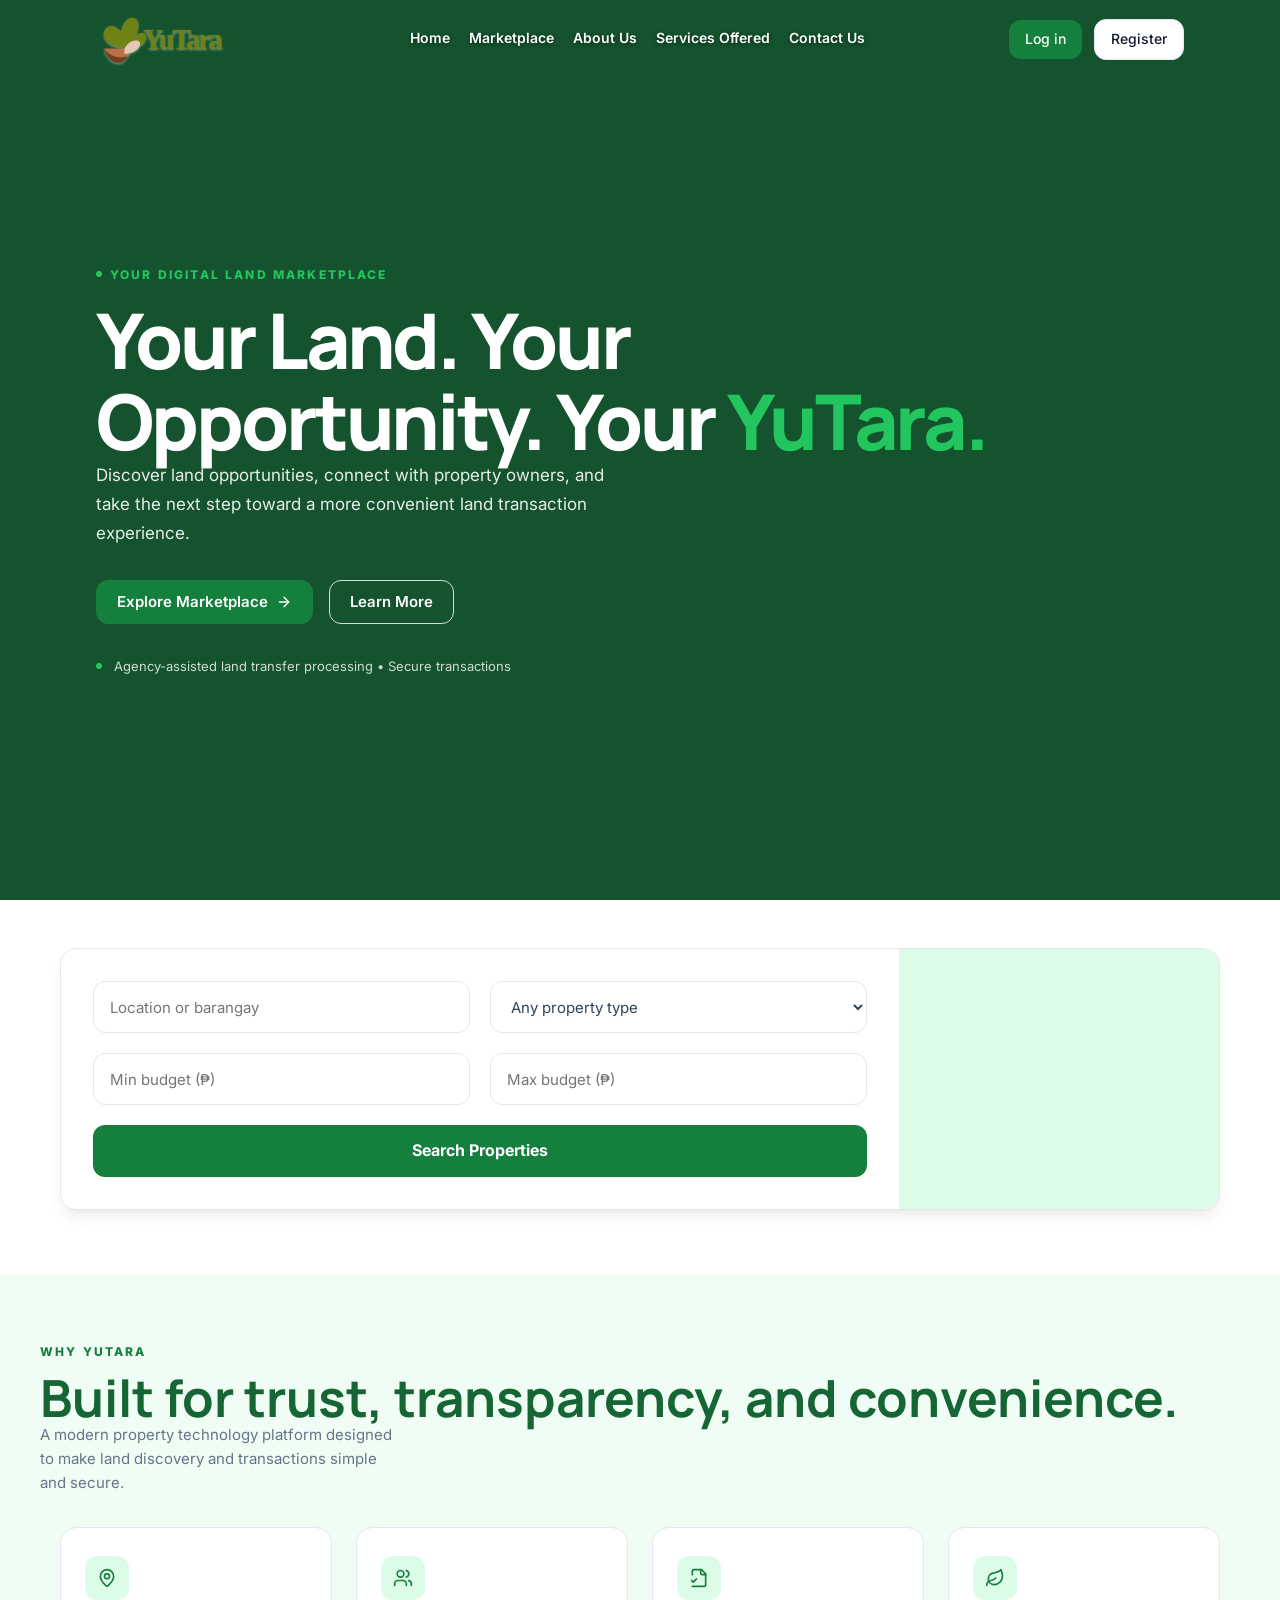
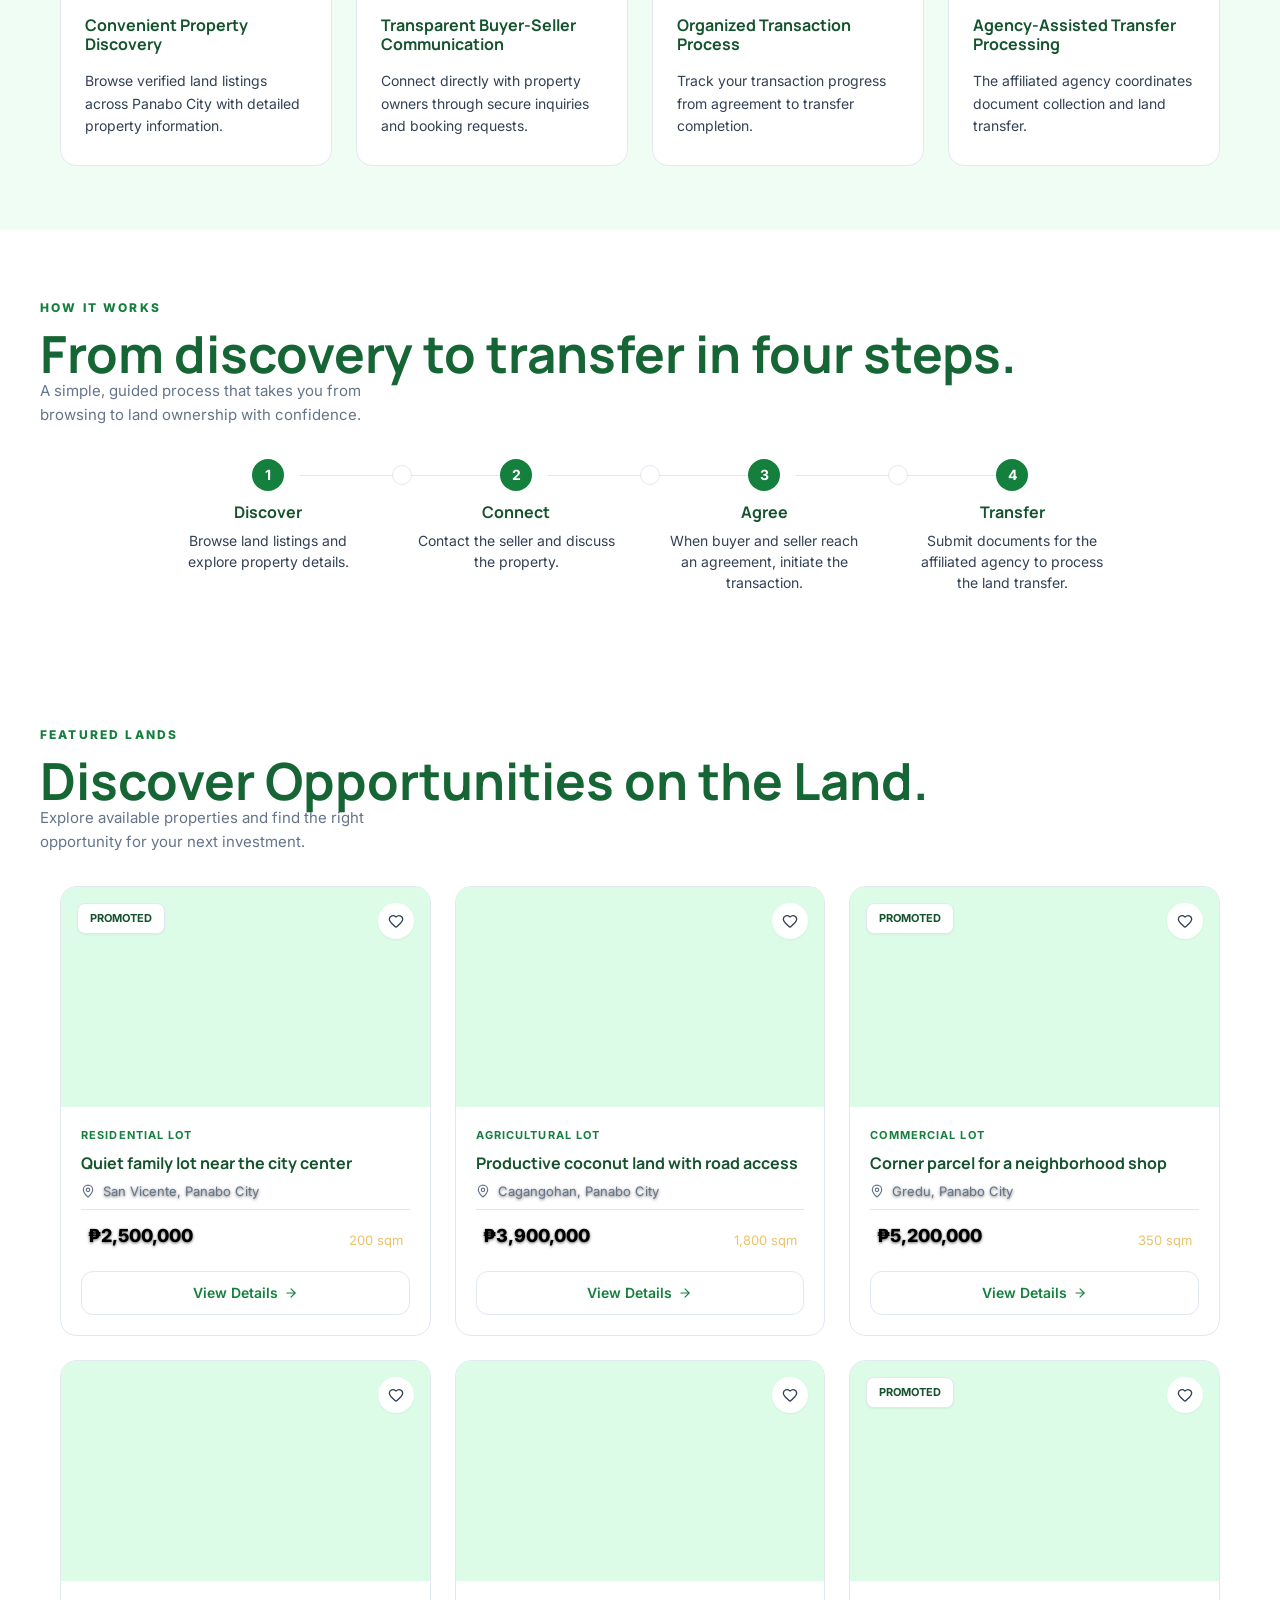
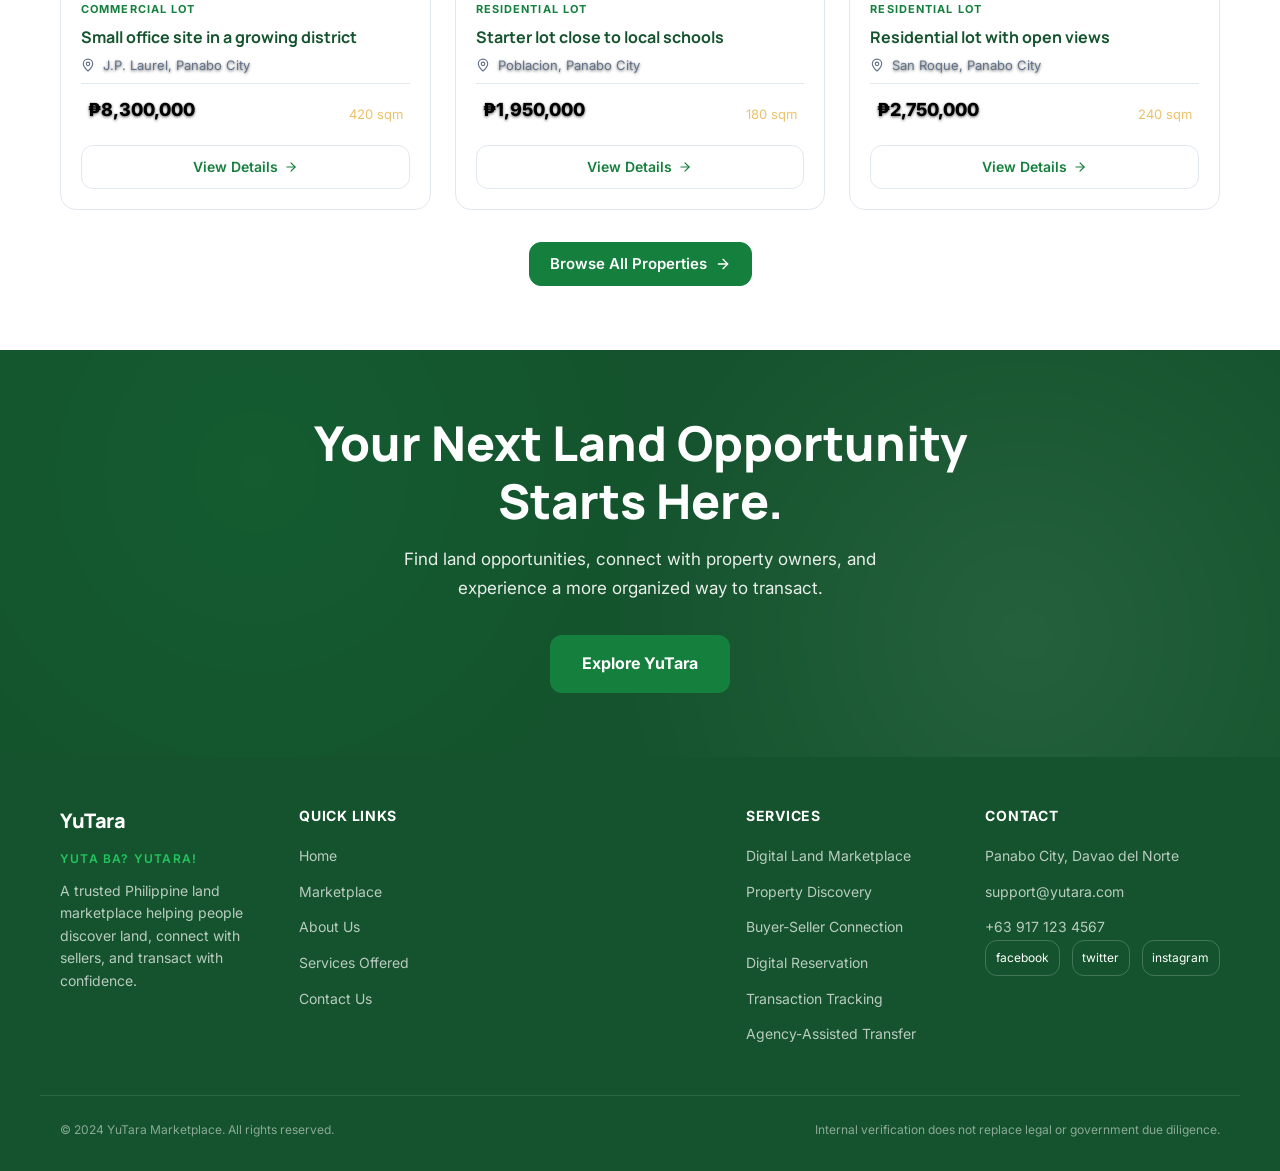
<file: index.html>
<!DOCTYPE html>
<html lang="en" data-scroll-behavior="smooth">
<head>
  <meta charset="UTF-8" />
  <meta name="viewport" content="width=device-width, initial-scale=1, maximum-scale=5, viewport-fit=cover" />
  <meta name="theme-color" content="#14532d" />
  <title>YuTara | Discover land with confidence</title>
  <meta name="description" content="A trusted Philippine land marketplace for verified discovery and direct connection." />
  <link rel="stylesheet" href="styles.css" />
</head>
<body>
  <div class="app-shell">

    <!-- ======================================================================
         PUBLIC NAVIGATION BAR (Exact 1:1 match to yutarasandbox.vercel.app)
         ====================================================================== -->
    <nav id="public-nav" class="public-nav public-nav-transparent">
      <div class="public-nav-inner">
        <div class="public-nav-left">
          <button class="public-brand" onclick="window.location.href='index.html'">
            <img alt="YuTara" width="160" height="48" class="brand-logo brand-logo-large" src="yutara-logo.svg" />
          </button>
        </div>

        <div class="public-nav-center">
          <a class="public-nav-link active" href="index.html">Home</a>
          <a class="public-nav-link" href="marketplace.html">Marketplace</a>
          <a class="public-nav-link" href="about.html">About Us</a>
          <a class="public-nav-link" href="services.html">Services Offered</a>
          <a class="public-nav-link" href="contact.html">Contact Us</a>
        </div>

        <div class="public-nav-right">
          <span class="header-auth-links">
            <a class="header-link home-login-button" href="login.html">Log in</a>
            <a class="header-link home-register-button" href="register.html">Register</a>
          </span>
          <button class="icon-button nav-toggle" aria-label="Toggle Menu" onclick="toggleMobileNav()">
            <svg xmlns="http://www.w3.org/2000/svg" width="20" height="20" viewBox="0 0 24 24" fill="none" stroke="currentColor" stroke-width="2" stroke-linecap="round" stroke-linejoin="round" class="lucide lucide-menu">
              <path d="M4 5h16"></path>
              <path d="M4 12h16"></path>
              <path d="M4 19h16"></path>
            </svg>
          </button>
        </div>
      </div>
    </nav>

    <!-- Mobile Navigation Menu (Toggled on mobile screens) -->
    <div id="mobile-nav" class="mobile-nav" role="menu" style="display: none;">
      <a href="index.html">Home</a>
      <a href="marketplace.html">Marketplace</a>
      <a href="about.html">About Us</a>
      <a href="services.html">Services Offered</a>
      <a href="contact.html">Contact Us</a>
      <a href="login.html">Log in</a>
      <a href="register.html">Get started</a>
    </div>

    <!-- ======================================================================
         HERO SECTION
         ====================================================================== -->
    <section class="hero-section fade-up hero-transparent">
      <div
        class="hero-bg"
        style="background-image: url('https://images.unsplash.com/photo-1500382017468-9049fed747ef?auto=format&fit=crop&w=1800&q=85');"
      ></div>
      <div class="hero-overlay"></div>
      <div class="hero-content hero-content-left">
        <div class="hero-eyebrow">Your Digital Land Marketplace</div>
        <h1 class="hero-heading">
          Your Land. Your Opportunity. Your <em>YuTara.</em>
        </h1>
        <p class="hero-subhead">
          Discover land opportunities, connect with property owners, and take
          the next step toward a more convenient land transaction experience.
        </p>
        <div class="hero-actions">
          <button class="btn btn-primary" onclick="window.location.href='marketplace.html'">
            Explore Marketplace
            <svg xmlns="http://www.w3.org/2000/svg" width="16" height="16" viewBox="0 0 24 24" fill="none" stroke="currentColor" stroke-width="2" stroke-linecap="round" stroke-linejoin="round" class="lucide lucide-arrow-right">
              <path d="M5 12h14"></path>
              <path d="m12 5 7 7-7 7"></path>
            </svg>
          </button>
          <button class="btn btn-outline" onclick="document.getElementById('features').scrollIntoView({ behavior: 'smooth' })">
            Learn More
          </button>
        </div>
        <div class="hero-trust">
          Agency-assisted land transfer processing • Secure transactions
        </div>
      </div>
    </section>

    <!-- ======================================================================
         SEARCH PREVIEW SECTION
         ====================================================================== -->
    <section class="search-preview-section fade-up">
      <div class="search-preview-container">
        <div class="search-preview-card">
          <div class="search-preview-form">
            <input
              id="home-search-query"
              class="search-preview-input"
              placeholder="Location or barangay"
              aria-label="Location or barangay"
              value=""
            />
            <select id="home-search-type" class="search-preview-select" aria-label="Property type">
              <option value="All types">Any property type</option>
              <option value="Residential">Residential</option>
              <option value="Agricultural">Agricultural</option>
              <option value="Commercial">Commercial</option>
              <option value="Industrial">Industrial</option>
            </select>
            <input
              id="home-search-min"
              class="search-preview-input"
              placeholder="Min budget (₱)"
              inputmode="numeric"
              value=""
            />
            <input
              id="home-search-max"
              class="search-preview-input"
              placeholder="Max budget (₱)"
              inputmode="numeric"
              value=""
            />
            <button class="search-preview-btn" onclick="submitHomeSearch()">
              Search Properties
            </button>
          </div>
          <div
            class="search-preview-image"
            style="background-image: url('https://images.unsplash.com/photo-1500534623283-312aade485b7?auto=format&fit=crop&w=900&q=80');"
          ></div>
        </div>
      </div>
    </section>

    <!-- ======================================================================
         FEATURES SECTION ("WHY YUTARA")
         ====================================================================== -->
    <section class="features-section fade-up" id="features">
      <div class="container">
        <div class="section-heading">
          <div>
            <div class="eyebrow">Why YuTara</div>
            <h2>Built for trust, transparency, and convenience.</h2>
            <p>
              A modern property technology platform designed to make land
              discovery and transactions simple and secure.
            </p>
          </div>
        </div>
        <div class="features-grid">
          <div class="feature-card">
            <div class="feature-icon">
              <svg xmlns="http://www.w3.org/2000/svg" width="20" height="20" viewBox="0 0 24 24" fill="none" stroke="currentColor" stroke-width="2" stroke-linecap="round" stroke-linejoin="round" class="lucide lucide-map-pin">
                <path d="M20 10c0 4.993-5.539 10.193-7.399 11.799a1 1 0 0 1-1.202 0C9.539 20.193 4 14.993 4 10a8 8 0 0 1 16 0"></path>
                <circle cx="12" cy="10" r="3"></circle>
              </svg>
            </div>
            <h3 class="feature-heading">Convenient Property Discovery</h3>
            <p class="feature-text">
              Browse verified land listings across Panabo City with detailed
              property information.
            </p>
          </div>

          <div class="feature-card">
            <div class="feature-icon">
              <svg xmlns="http://www.w3.org/2000/svg" width="20" height="20" viewBox="0 0 24 24" fill="none" stroke="currentColor" stroke-width="2" stroke-linecap="round" stroke-linejoin="round" class="lucide lucide-users">
                <path d="M16 21v-2a4 4 0 0 0-4-4H6a4 4 0 0 0-4 4v2"></path>
                <path d="M16 3.128a4 4 0 0 1 0 7.744"></path>
                <path d="M22 21v-2a4 4 0 0 0-3-3.87"></path>
                <circle cx="9" cy="7" r="4"></circle>
              </svg>
            </div>
            <h3 class="feature-heading">Transparent Buyer-Seller Communication</h3>
            <p class="feature-text">
              Connect directly with property owners through secure inquiries and
              booking requests.
            </p>
          </div>

          <div class="feature-card">
            <div class="feature-icon">
              <svg xmlns="http://www.w3.org/2000/svg" width="20" height="20" viewBox="0 0 24 24" fill="none" stroke="currentColor" stroke-width="2" stroke-linecap="round" stroke-linejoin="round" class="lucide lucide-file-check-corner lucide-file-check-2">
                <path d="M4 22h14a2 2 0 0 0 2-2V7l-5-5H6a2 2 0 0 0-2 2v4"></path>
                <path d="M14 2v4a2 2 0 0 0 2 2h4"></path>
                <path d="m3 15 2 2 4-4"></path>
              </svg>
            </div>
            <h3 class="feature-heading">Organized Transaction Process</h3>
            <p class="feature-text">
              Track your transaction progress from agreement to transfer
              completion.
            </p>
          </div>

          <div class="feature-card">
            <div class="feature-icon">
              <svg xmlns="http://www.w3.org/2000/svg" width="20" height="20" viewBox="0 0 24 24" fill="none" stroke="currentColor" stroke-width="2" stroke-linecap="round" stroke-linejoin="round" class="lucide lucide-leaf">
                <path d="M11 20A7 7 0 0 1 9.8 6.1C15.5 5 17 4.48 19 2c1 2 2 4.18 2 8 0 5.5-4.78 10-10 10Z"></path>
                <path d="M2 21c0-3 1.85-5.36 5.08-6C9.5 14.52 12 13 13 12"></path>
              </svg>
            </div>
            <h3 class="feature-heading">Agency-Assisted Transfer Processing</h3>
            <p class="feature-text">
              The affiliated agency coordinates document collection and land
              transfer.
            </p>
          </div>
        </div>
      </div>
    </section>

    <!-- ======================================================================
         PROCESS SECTION ("HOW IT WORKS")
         ====================================================================== -->
    <section class="process-section fade-up">
      <div class="container">
        <div class="section-heading">
          <div>
            <div class="eyebrow">How It Works</div>
            <h2>From discovery to transfer in four steps.</h2>
            <p>
              A simple, guided process that takes you from browsing to land
              ownership with confidence.
            </p>
          </div>
        </div>
        <div class="process-steps">
          <div class="process-step">
            <div class="process-step-number">1</div>
            <h3 class="process-step-title">Discover</h3>
            <p class="process-step-text">
              Browse land listings and explore property details.
            </p>
          </div>
          <div class="process-step">
            <div class="process-connector"></div>
            <div class="process-step-number">2</div>
            <h3 class="process-step-title">Connect</h3>
            <p class="process-step-text">
              Contact the seller and discuss the property.
            </p>
          </div>
          <div class="process-step">
            <div class="process-connector"></div>
            <div class="process-step-number">3</div>
            <h3 class="process-step-title">Agree</h3>
            <p class="process-step-text">
              When buyer and seller reach an agreement, initiate the
              transaction.
            </p>
          </div>
          <div class="process-step">
            <div class="process-connector"></div>
            <div class="process-step-number">4</div>
            <h3 class="process-step-title">Transfer</h3>
            <p class="process-step-text">
              Submit documents for the affiliated agency to process the land
              transfer.
            </p>
          </div>
        </div>
      </div>
    </section>

    <!-- ======================================================================
         FEATURED LANDS SECTION (6 Cards matching live site)
         ====================================================================== -->
    <section class="featured-lands-section home-featured-lands fade-up" id="featured-lands">
      <div class="container">
        <div class="section-heading">
          <div>
            <div class="eyebrow">Featured Lands</div>
            <h2>Discover Opportunities on the Land.</h2>
            <p>
              Explore available properties and find the right opportunity for
              your next investment.
            </p>
          </div>
        </div>

        <div class="featured-grid">
          <!-- Featured Card 1 -->
          <div class="featured-land-card fade-up">
            <div class="featured-image" style="background-image: url('https://images.unsplash.com/photo-1500382017468-9049fed747ef?auto=format&fit=crop&w=1200&q=80');">
              <span class="featured-badge">Promoted</span>
              <button class="featured-save" aria-label="Save property" data-save-id="1" onclick="toggleSaveProperty(1, this)">
                <svg xmlns="http://www.w3.org/2000/svg" width="16" height="16" viewBox="0 0 24 24" fill="none" stroke="currentColor" stroke-width="2" stroke-linecap="round" stroke-linejoin="round" class="lucide lucide-heart">
                  <path d="M2 9.5a5.5 5.5 0 0 1 9.591-3.676.56.56 0 0 0 .818 0A5.49 5.49 0 0 1 22 9.5c0 2.29-1.5 4-3 5.5l-5.492 5.313a2 2 0 0 1-3 .019L5 15c-1.5-1.5-3-3.2-3-5.5"></path>
                </svg>
              </button>
            </div>
            <div class="featured-body">
              <span class="featured-type">Residential lot</span>
              <h3 class="featured-title">Quiet family lot near the city center</h3>
              <p class="featured-location">
                <svg xmlns="http://www.w3.org/2000/svg" width="14" height="14" viewBox="0 0 24 24" fill="none" stroke="currentColor" stroke-width="2" stroke-linecap="round" stroke-linejoin="round" class="lucide lucide-map-pin">
                  <path d="M20 10c0 4.993-5.539 10.193-7.399 11.799a1 1 0 0 1-1.202 0C9.539 20.193 4 14.993 4 10a8 8 0 0 1 16 0"></path>
                  <circle cx="12" cy="10" r="3"></circle>
                </svg>
                San Vicente, Panabo City
              </p>
              <div class="featured-meta">
                <span class="featured-price">₱2,500,000</span>
                <span class="featured-area">200 sqm</span>
              </div>
              <button class="featured-btn" onclick="window.location.href='property.html?id=1'">
                View Details
                <svg xmlns="http://www.w3.org/2000/svg" width="14" height="14" viewBox="0 0 24 24" fill="none" stroke="currentColor" stroke-width="2" stroke-linecap="round" stroke-linejoin="round" class="lucide lucide-arrow-right">
                  <path d="M5 12h14"></path>
                  <path d="m12 5 7 7-7 7"></path>
                </svg>
              </button>
            </div>
          </div>

          <!-- Featured Card 2 -->
          <div class="featured-land-card fade-up">
            <div class="featured-image" style="background-image: url('https://images.unsplash.com/photo-1464226184884-fa280b87c399?auto=format&fit=crop&w=1200&q=80');">
              <button class="featured-save" aria-label="Save property" data-save-id="2" onclick="toggleSaveProperty(2, this)">
                <svg xmlns="http://www.w3.org/2000/svg" width="16" height="16" viewBox="0 0 24 24" fill="none" stroke="currentColor" stroke-width="2" stroke-linecap="round" stroke-linejoin="round" class="lucide lucide-heart">
                  <path d="M2 9.5a5.5 5.5 0 0 1 9.591-3.676.56.56 0 0 0 .818 0A5.49 5.49 0 0 1 22 9.5c0 2.29-1.5 4-3 5.5l-5.492 5.313a2 2 0 0 1-3 .019L5 15c-1.5-1.5-3-3.2-3-5.5"></path>
                </svg>
              </button>
            </div>
            <div class="featured-body">
              <span class="featured-type">Agricultural lot</span>
              <h3 class="featured-title">Productive coconut land with road access</h3>
              <p class="featured-location">
                <svg xmlns="http://www.w3.org/2000/svg" width="14" height="14" viewBox="0 0 24 24" fill="none" stroke="currentColor" stroke-width="2" stroke-linecap="round" stroke-linejoin="round" class="lucide lucide-map-pin">
                  <path d="M20 10c0 4.993-5.539 10.193-7.399 11.799a1 1 0 0 1-1.202 0C9.539 20.193 4 14.993 4 10a8 8 0 0 1 16 0"></path>
                  <circle cx="12" cy="10" r="3"></circle>
                </svg>
                Cagangohan, Panabo City
              </p>
              <div class="featured-meta">
                <span class="featured-price">₱3,900,000</span>
                <span class="featured-area">1,800 sqm</span>
              </div>
              <button class="featured-btn" onclick="window.location.href='property.html?id=2'">
                View Details
                <svg xmlns="http://www.w3.org/2000/svg" width="14" height="14" viewBox="0 0 24 24" fill="none" stroke="currentColor" stroke-width="2" stroke-linecap="round" stroke-linejoin="round" class="lucide lucide-arrow-right">
                  <path d="M5 12h14"></path>
                  <path d="m12 5 7 7-7 7"></path>
                </svg>
              </button>
            </div>
          </div>

          <!-- Featured Card 3 -->
          <div class="featured-land-card fade-up">
            <div class="featured-image" style="background-image: url('https://images.unsplash.com/photo-1497366811353-6870744d04b2?auto=format&fit=crop&w=1200&q=80');">
              <span class="featured-badge">Promoted</span>
              <button class="featured-save" aria-label="Save property" data-save-id="3" onclick="toggleSaveProperty(3, this)">
                <svg xmlns="http://www.w3.org/2000/svg" width="16" height="16" viewBox="0 0 24 24" fill="none" stroke="currentColor" stroke-width="2" stroke-linecap="round" stroke-linejoin="round" class="lucide lucide-heart">
                  <path d="M2 9.5a5.5 5.5 0 0 1 9.591-3.676.56.56 0 0 0 .818 0A5.49 5.49 0 0 1 22 9.5c0 2.29-1.5 4-3 5.5l-5.492 5.313a2 2 0 0 1-3 .019L5 15c-1.5-1.5-3-3.2-3-5.5"></path>
                </svg>
              </button>
            </div>
            <div class="featured-body">
              <span class="featured-type">Commercial lot</span>
              <h3 class="featured-title">Corner parcel for a neighborhood shop</h3>
              <p class="featured-location">
                <svg xmlns="http://www.w3.org/2000/svg" width="14" height="14" viewBox="0 0 24 24" fill="none" stroke="currentColor" stroke-width="2" stroke-linecap="round" stroke-linejoin="round" class="lucide lucide-map-pin">
                  <path d="M20 10c0 4.993-5.539 10.193-7.399 11.799a1 1 0 0 1-1.202 0C9.539 20.193 4 14.993 4 10a8 8 0 0 1 16 0"></path>
                  <circle cx="12" cy="10" r="3"></circle>
                </svg>
                Gredu, Panabo City
              </p>
              <div class="featured-meta">
                <span class="featured-price">₱5,200,000</span>
                <span class="featured-area">350 sqm</span>
              </div>
              <button class="featured-btn" onclick="window.location.href='property.html?id=3'">
                View Details
                <svg xmlns="http://www.w3.org/2000/svg" width="14" height="14" viewBox="0 0 24 24" fill="none" stroke="currentColor" stroke-width="2" stroke-linecap="round" stroke-linejoin="round" class="lucide lucide-arrow-right">
                  <path d="M5 12h14"></path>
                  <path d="m12 5 7 7-7 7"></path>
                </svg>
              </button>
            </div>
          </div>

          <!-- Featured Card 4 -->
          <div class="featured-land-card fade-up">
            <div class="featured-image" style="background-image: url('https://images.unsplash.com/photo-1497366754035-f200968a6e72?auto=format&fit=crop&w=1200&q=80');">
              <button class="featured-save" aria-label="Save property" data-save-id="9" onclick="toggleSaveProperty(9, this)">
                <svg xmlns="http://www.w3.org/2000/svg" width="16" height="16" viewBox="0 0 24 24" fill="none" stroke="currentColor" stroke-width="2" stroke-linecap="round" stroke-linejoin="round" class="lucide lucide-heart">
                  <path d="M2 9.5a5.5 5.5 0 0 1 9.591-3.676.56.56 0 0 0 .818 0A5.49 5.49 0 0 1 22 9.5c0 2.29-1.5 4-3 5.5l-5.492 5.313a2 2 0 0 1-3 .019L5 15c-1.5-1.5-3-3.2-3-5.5"></path>
                </svg>
              </button>
            </div>
            <div class="featured-body">
              <span class="featured-type">Commercial lot</span>
              <h3 class="featured-title">Small office site in a growing district</h3>
              <p class="featured-location">
                <svg xmlns="http://www.w3.org/2000/svg" width="14" height="14" viewBox="0 0 24 24" fill="none" stroke="currentColor" stroke-width="2" stroke-linecap="round" stroke-linejoin="round" class="lucide lucide-map-pin">
                  <path d="M20 10c0 4.993-5.539 10.193-7.399 11.799a1 1 0 0 1-1.202 0C9.539 20.193 4 14.993 4 10a8 8 0 0 1 16 0"></path>
                  <circle cx="12" cy="10" r="3"></circle>
                </svg>
                J.P. Laurel, Panabo City
              </p>
              <div class="featured-meta">
                <span class="featured-price">₱8,300,000</span>
                <span class="featured-area">420 sqm</span>
              </div>
              <button class="featured-btn" onclick="window.location.href='property.html?id=9'">
                View Details
                <svg xmlns="http://www.w3.org/2000/svg" width="14" height="14" viewBox="0 0 24 24" fill="none" stroke="currentColor" stroke-width="2" stroke-linecap="round" stroke-linejoin="round" class="lucide lucide-arrow-right">
                  <path d="M5 12h14"></path>
                  <path d="m12 5 7 7-7 7"></path>
                </svg>
              </button>
            </div>
          </div>

          <!-- Featured Card 5 -->
          <div class="featured-land-card fade-up">
            <div class="featured-image" style="background-image: url('https://images.unsplash.com/photo-1600585154340-be6161a56a0c?auto=format&fit=crop&w=1200&q=80');">
              <button class="featured-save" aria-label="Save property" data-save-id="11" onclick="toggleSaveProperty(11, this)">
                <svg xmlns="http://www.w3.org/2000/svg" width="16" height="16" viewBox="0 0 24 24" fill="none" stroke="currentColor" stroke-width="2" stroke-linecap="round" stroke-linejoin="round" class="lucide lucide-heart">
                  <path d="M2 9.5a5.5 5.5 0 0 1 9.591-3.676.56.56 0 0 0 .818 0A5.49 5.49 0 0 1 22 9.5c0 2.29-1.5 4-3 5.5l-5.492 5.313a2 2 0 0 1-3 .019L5 15c-1.5-1.5-3-3.2-3-5.5"></path>
                </svg>
              </button>
            </div>
            <div class="featured-body">
              <span class="featured-type">Residential lot</span>
              <h3 class="featured-title">Starter lot close to local schools</h3>
              <p class="featured-location">
                <svg xmlns="http://www.w3.org/2000/svg" width="14" height="14" viewBox="0 0 24 24" fill="none" stroke="currentColor" stroke-width="2" stroke-linecap="round" stroke-linejoin="round" class="lucide lucide-map-pin">
                  <path d="M20 10c0 4.993-5.539 10.193-7.399 11.799a1 1 0 0 1-1.202 0C9.539 20.193 4 14.993 4 10a8 8 0 0 1 16 0"></path>
                  <circle cx="12" cy="10" r="3"></circle>
                </svg>
                Poblacion, Panabo City
              </p>
              <div class="featured-meta">
                <span class="featured-price">₱1,950,000</span>
                <span class="featured-area">180 sqm</span>
              </div>
              <button class="featured-btn" onclick="window.location.href='property.html?id=11'">
                View Details
                <svg xmlns="http://www.w3.org/2000/svg" width="14" height="14" viewBox="0 0 24 24" fill="none" stroke="currentColor" stroke-width="2" stroke-linecap="round" stroke-linejoin="round" class="lucide lucide-arrow-right">
                  <path d="M5 12h14"></path>
                  <path d="m12 5 7 7-7 7"></path>
                </svg>
              </button>
            </div>
          </div>

          <!-- Featured Card 6 -->
          <div class="featured-land-card fade-up">
            <div class="featured-image" style="background-image: url('https://images.unsplash.com/photo-1600607687920-4e2a09cf159d?auto=format&fit=crop&w=1200&q=80');">
              <span class="featured-badge">Promoted</span>
              <button class="featured-save" aria-label="Save property" data-save-id="15" onclick="toggleSaveProperty(15, this)">
                <svg xmlns="http://www.w3.org/2000/svg" width="16" height="16" viewBox="0 0 24 24" fill="none" stroke="currentColor" stroke-width="2" stroke-linecap="round" stroke-linejoin="round" class="lucide lucide-heart">
                  <path d="M2 9.5a5.5 5.5 0 0 1 9.591-3.676.56.56 0 0 0 .818 0A5.49 5.49 0 0 1 22 9.5c0 2.29-1.5 4-3 5.5l-5.492 5.313a2 2 0 0 1-3 .019L5 15c-1.5-1.5-3-3.2-3-5.5"></path>
                </svg>
              </button>
            </div>
            <div class="featured-body">
              <span class="featured-type">Residential lot</span>
              <h3 class="featured-title">Residential lot with open views</h3>
              <p class="featured-location">
                <svg xmlns="http://www.w3.org/2000/svg" width="14" height="14" viewBox="0 0 24 24" fill="none" stroke="currentColor" stroke-width="2" stroke-linecap="round" stroke-linejoin="round" class="lucide lucide-map-pin">
                  <path d="M20 10c0 4.993-5.539 10.193-7.399 11.799a1 1 0 0 1-1.202 0C9.539 20.193 4 14.993 4 10a8 8 0 0 1 16 0"></path>
                  <circle cx="12" cy="10" r="3"></circle>
                </svg>
                San Roque, Panabo City
              </p>
              <div class="featured-meta">
                <span class="featured-price">₱2,750,000</span>
                <span class="featured-area">240 sqm</span>
              </div>
              <button class="featured-btn" onclick="window.location.href='property.html?id=15'">
                View Details
                <svg xmlns="http://www.w3.org/2000/svg" width="14" height="14" viewBox="0 0 24 24" fill="none" stroke="currentColor" stroke-width="2" stroke-linecap="round" stroke-linejoin="round" class="lucide lucide-arrow-right">
                  <path d="M5 12h14"></path>
                  <path d="m12 5 7 7-7 7"></path>
                </svg>
              </button>
            </div>
          </div>
        </div>

        <div style="text-align: center; margin-top: 2rem;">
          <button class="btn btn-primary" onclick="window.location.href='marketplace.html'">
            Browse All Properties
            <svg xmlns="http://www.w3.org/2000/svg" width="16" height="16" viewBox="0 0 24 24" fill="none" stroke="currentColor" stroke-width="2" stroke-linecap="round" stroke-linejoin="round" class="lucide lucide-arrow-right">
              <path d="M5 12h14"></path>
              <path d="m12 5 7 7-7 7"></path>
            </svg>
          </button>
        </div>
      </div>
    </section>

    <!-- ======================================================================
         CTA SECTION
         ====================================================================== -->
    <section class="cta-section fade-up">
      <div class="cta-decoration"></div>
      <div class="cta-content">
        <h2 class="cta-heading">Your Next Land Opportunity Starts Here.</h2>
        <p class="cta-text">
          Find land opportunities, connect with property owners, and experience
          a more organized way to transact.
        </p>
        <button class="cta-btn" onclick="window.location.href='marketplace.html'">
          Explore YuTara
        </button>
      </div>
    </section>

    <!-- ======================================================================
         PUBLIC FOOTER
         ====================================================================== -->
    <footer class="public-footer">
      <div class="footer-grid">
        <div class="footer-brand">
          <div class="footer-brand-text">YuTara</div>
          <div class="footer-slogan">Yuta ba? YuTara!</div>
          <p class="footer-description">
            A trusted Philippine land marketplace helping people discover land,
            connect with sellers, and transact with confidence.
          </p>
        </div>
        <div>
          <div class="footer-heading">Quick Links</div>
          <ul class="footer-links">
            <li><a href="index.html">Home</a></li>
            <li><a href="marketplace.html">Marketplace</a></li>
            <li><a href="about.html">About Us</a></li>
            <li><a href="services.html">Services Offered</a></li>
            <li><a href="contact.html">Contact Us</a></li>
          </ul>
        </div>
        <div>
          <div class="footer-heading">Services</div>
          <ul class="footer-links">
            <li><a href="services.html">Digital Land Marketplace</a></li>
            <li><a href="services.html">Property Discovery</a></li>
            <li><a href="services.html">Buyer-Seller Connection</a></li>
            <li><a href="services.html">Digital Reservation</a></li>
            <li><a href="services.html">Transaction Tracking</a></li>
            <li><a href="services.html">Agency-Assisted Transfer</a></li>
          </ul>
        </div>
        <div>
          <div class="footer-heading">Contact</div>
          <ul class="footer-links">
            <li><a href="contact.html">Panabo City, Davao del Norte</a></li>
            <li><a href="contact.html">support@yutara.com</a></li>
            <li><a href="contact.html">+63 917 123 4567</a></li>
          </ul>
          <div class="footer-social">
            <a href="index.html">facebook</a>
            <a href="index.html">twitter</a>
            <a href="index.html">instagram</a>
          </div>
        </div>
      </div>
      <div class="footer-bottom">
        <span class="footer-bottom-text">© 2024 YuTara Marketplace. All rights reserved.</span>
        <span class="footer-bottom-text">Internal verification does not replace legal or government due diligence.</span>
      </div>
    </footer>

  </div>

  <script src="app.js"></script>
</body>
</html>
</file>
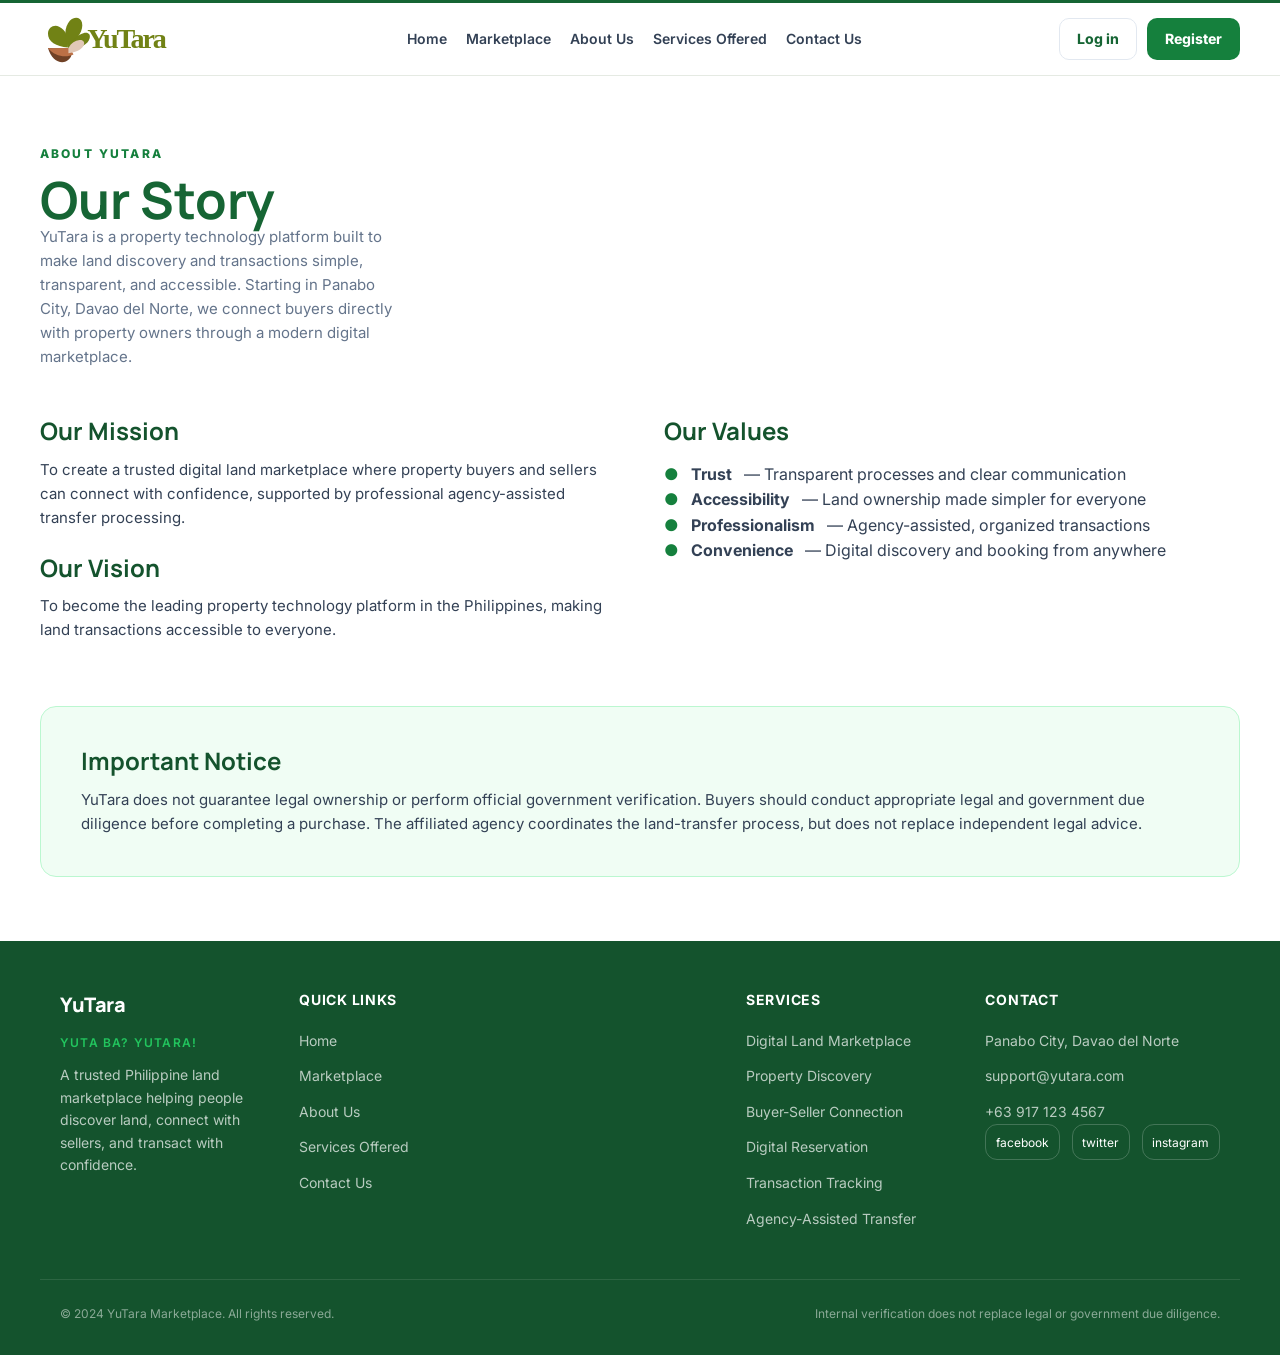
<file: about.html>
<!DOCTYPE html>
<html lang="en" data-scroll-behavior="smooth">
<head>
  <meta charset="UTF-8" />
  <meta name="viewport" content="width=device-width, initial-scale=1, maximum-scale=5, viewport-fit=cover" />
  <meta name="theme-color" content="#14532d" />
  <title>YuTara | Discover land with confidence</title>
  <link rel="stylesheet" href="styles.css" />
</head>
<body>
  <div class="app-shell">

    <!-- Exact AppNav Topbar -->
    <header class="topbar">
      <div class="container nav">
        <a class="brand" href="index.html">
          <img alt="YuTara" width="160" height="48" class="brand-logo brand-logo-large" src="yutara-logo.svg" />
        </a>
        <nav class="public-site-links" aria-label="Public pages">
          <a href="index.html">Home</a>
          <a href="marketplace.html">Marketplace</a>
          <a href="about.html">About Us</a>
          <a href="services.html">Services Offered</a>
          <a href="contact.html">Contact Us</a>
        </nav>
        <div class="nav-actions">
          <span class="nav-auth">
            <a class="button button-ghost" href="login.html">Log in</a>
            <a class="button button-primary" href="register.html">Register</a>
          </span>
          <button class="icon-button nav-toggle" aria-label="Open menu" onclick="toggleMobileNav()">
            <svg xmlns="http://www.w3.org/2000/svg" width="20" height="20" viewBox="0 0 24 24" fill="none" stroke="currentColor" stroke-width="2" stroke-linecap="round" stroke-linejoin="round" class="lucide lucide-menu">
              <path d="M4 5h16"></path>
              <path d="M4 12h16"></path>
              <path d="M4 19h16"></path>
            </svg>
          </button>
        </div>
      </div>
      <div id="mobile-nav" class="mobile-nav" role="menu" style="display: none;">
        <a href="index.html">Home</a>
        <a href="marketplace.html">Marketplace</a>
        <a href="about.html">About Us</a>
        <a href="services.html">Services Offered</a>
        <a href="contact.html">Contact Us</a>
        <a href="login.html">Log in</a>
        <a href="register.html">Register</a>
      </div>
    </header>

    <section class="section fade-up">
      <div class="container">
        <div class="section-heading">
          <div>
            <div class="eyebrow">About YuTara</div>
            <h2>Our Story</h2>
            <p>
              YuTara is a property technology platform built to make land
              discovery and transactions simple, transparent, and accessible.
              Starting in Panabo City, Davao del Norte, we connect buyers
              directly with property owners through a modern digital
              marketplace.
            </p>
          </div>
        </div>

        <div class="about-content-grid">
          <div>
            <h3>Our Mission</h3>
            <p>
              To create a trusted digital land marketplace where property
              buyers and sellers can connect with confidence, supported by
              professional agency-assisted transfer processing.
            </p>
            <h3 style="margin-top: 1.5rem;">Our Vision</h3>
            <p>
              To become the leading property technology platform in the
              Philippines, making land transactions accessible to everyone.
            </p>
          </div>
          <div>
            <h3>Our Values</h3>
            <ul style="list-style: none; padding: 0; gap: 1rem;">
              <li style="display: flex; align-items: flex-start; gap: 0.75rem;">
                <span style="color: var(--action-green);">●</span>
                <strong>Trust</strong> — Transparent processes and clear communication
              </li>
              <li style="display: flex; align-items: flex-start; gap: 0.75rem;">
                <span style="color: var(--action-green);">●</span>
                <strong>Accessibility</strong> — Land ownership made simpler for everyone
              </li>
              <li style="display: flex; align-items: flex-start; gap: 0.75rem;">
                <span style="color: var(--action-green);">●</span>
                <strong>Professionalism</strong> — Agency-assisted, organized transactions
              </li>
              <li style="display: flex; align-items: flex-start; gap: 0.75rem;">
                <span style="color: var(--action-green);">●</span>
                <strong>Convenience</strong> — Digital discovery and booking from anywhere
              </li>
            </ul>
          </div>
        </div>

        <div style="margin-top: 3rem; background: var(--background-green); padding: 2.5rem; border-radius: var(--radius-lg); border: 1px solid var(--green-border);">
          <h3 style="margin-top: 0;">Important Notice</h3>
          <p style="margin: 0.5rem 0 0;">
            YuTara does not guarantee legal ownership or perform official
            government verification. Buyers should conduct appropriate legal
            and government due diligence before completing a purchase. The
            affiliated agency coordinates the land-transfer process, but does
            not replace independent legal advice.
          </p>
        </div>
      </div>
    </section>

    <footer class="public-footer">
      <div class="footer-grid">
        <div class="footer-brand">
          <div class="footer-brand-text">YuTara</div>
          <div class="footer-slogan">Yuta ba? YuTara!</div>
          <p class="footer-description">
            A trusted Philippine land marketplace helping people discover
            land, connect with sellers, and transact with confidence.
          </p>
        </div>
        <div>
          <div class="footer-heading">Quick Links</div>
          <ul class="footer-links">
            <li><a href="index.html">Home</a></li>
            <li><a href="marketplace.html">Marketplace</a></li>
            <li><a href="about.html">About Us</a></li>
            <li><a href="services.html">Services Offered</a></li>
            <li><a href="contact.html">Contact Us</a></li>
          </ul>
        </div>
        <div>
          <div class="footer-heading">Services</div>
          <ul class="footer-links">
            <li><a href="index.html">Digital Land Marketplace</a></li>
            <li><a href="index.html">Property Discovery</a></li>
            <li><a href="index.html">Buyer-Seller Connection</a></li>
            <li><a href="index.html">Digital Reservation</a></li>
            <li><a href="index.html">Transaction Tracking</a></li>
            <li><a href="index.html">Agency-Assisted Transfer</a></li>
          </ul>
        </div>
        <div>
          <div class="footer-heading">Contact</div>
          <ul class="footer-links">
            <li><a href="index.html">Panabo City, Davao del Norte</a></li>
            <li><a href="index.html">support@yutara.com</a></li>
            <li><a href="index.html">+63 917 123 4567</a></li>
          </ul>
          <div class="footer-social">
            <a href="index.html">facebook</a>
            <a href="index.html">twitter</a>
            <a href="index.html">instagram</a>
          </div>
        </div>
      </div>
      <div class="footer-bottom">
        <span class="footer-bottom-text">© 2024 YuTara Marketplace. All rights reserved.</span>
        <span class="footer-bottom-text">Internal verification does not replace legal or government due diligence.</span>
      </div>
    </footer>
  </div>
  <script src="app.js"></script>
</body>
</html>
</file>
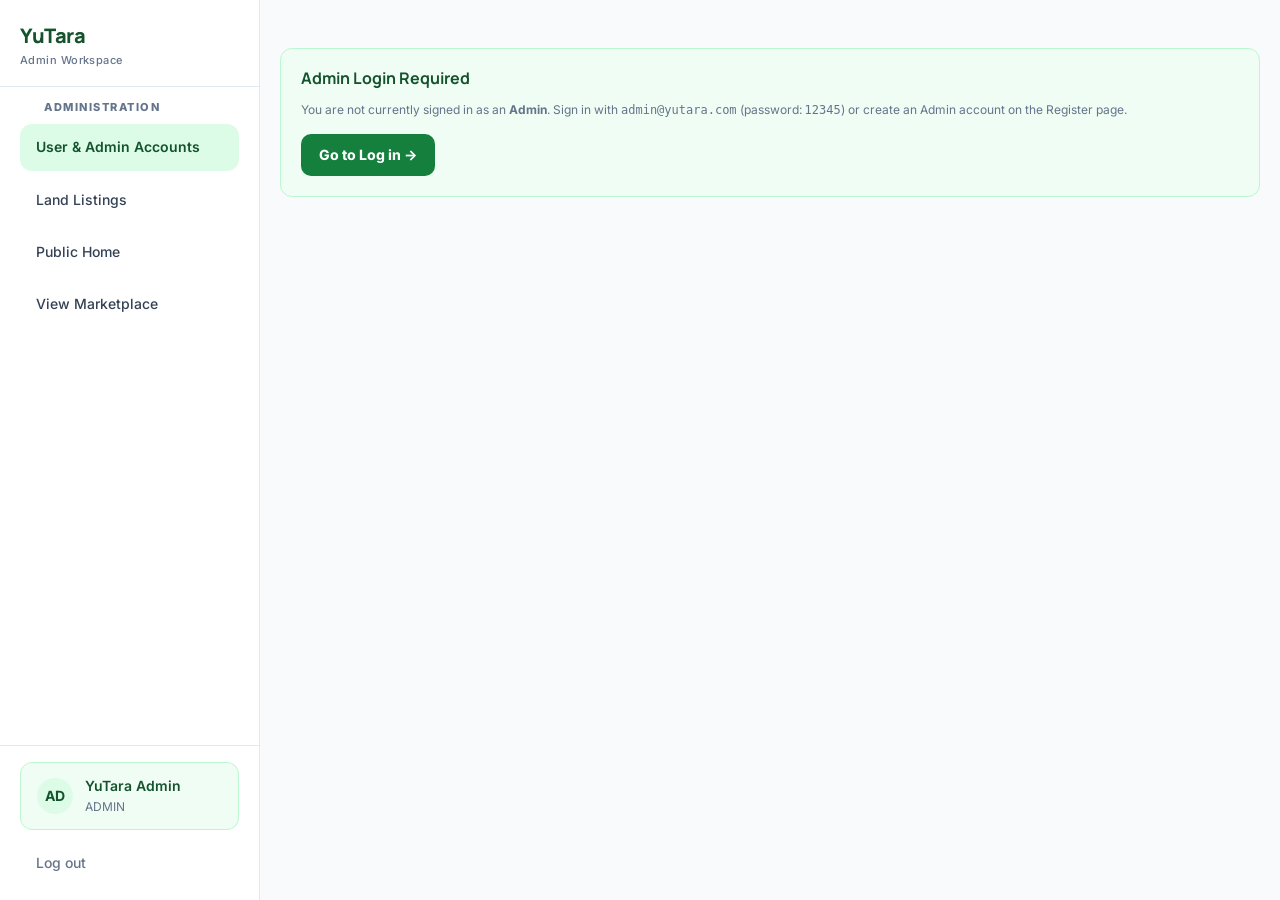
<file: admin.html>
<!DOCTYPE html>
<html lang="en" data-scroll-behavior="smooth">
<head>
  <meta charset="UTF-8" />
  <meta name="viewport" content="width=device-width, initial-scale=1, maximum-scale=5, viewport-fit=cover" />
  <meta name="theme-color" content="#14532d" />
  <title>YuTara | Admin Workspace</title>
  <link rel="stylesheet" href="styles.css" />
</head>
<body>
  <div class="app-shell">
    <div class="sidebar-shell">

      <!-- Admin Sidebar Navigation -->
      <aside class="sidebar-holder">
        <div class="sidebar-content">
          <div class="sidebar-brand">
            <div class="brand-flex">
              <div>
                <div class="sidebar-brand-name">YuTara</div>
                <div class="sidebar-brand-slogan">Admin Workspace</div>
              </div>
            </div>
          </div>

          <nav class="sidebar-nav" aria-label="Admin Navigation">
            <div class="sidebar-group">
              <div class="sidebar-group-label">Administration</div>
              <ul class="sidebar-group-list">
                <li>
                  <button class="sidebar-item sidebar-item-active" onclick="document.getElementById('user-registrations').scrollIntoView({behavior:'smooth'})">
                    <span class="sidebar-item-label">User &amp; Admin Accounts</span>
                  </button>
                </li>
                <li>
                  <button class="sidebar-item" onclick="document.getElementById('land-listings').scrollIntoView({behavior:'smooth'})">
                    <span class="sidebar-item-label">Land Listings</span>
                  </button>
                </li>
                <li>
                  <button class="sidebar-item" onclick="window.location.href='index.html'">
                    <span class="sidebar-item-label">Public Home</span>
                  </button>
                </li>
                <li>
                  <button class="sidebar-item" onclick="window.location.href='marketplace.html'">
                    <span class="sidebar-item-label">View Marketplace</span>
                  </button>
                </li>
              </ul>
            </div>
          </nav>

          <div class="sidebar-footer">
            <div class="sidebar-profile">
              <div class="sidebar-profile-avatar">
                <span id="admin-avatar-initials" class="sidebar-profile-initials">AD</span>
              </div>
              <div class="sidebar-profile-info">
                <div id="admin-profile-name" class="sidebar-profile-name">YuTara Admin</div>
                <div id="admin-profile-role" class="sidebar-profile-role">ADMIN</div>
              </div>
            </div>
            <button class="sidebar-logout" onclick="logoutSession()">
              Log out
            </button>
          </div>
        </div>
      </aside>

      <!-- Admin Workspace Main Area -->
      <main class="app-main">
        <div class="workspace" style="padding: 2rem 0 3rem;">
          <div class="container">

            <!-- Guard notice if visitor is not logged in as ADMIN -->
            <div id="admin-guard-notice" class="verification-box" style="display: none; margin-bottom: 24px;">
              <h3>Admin Login Required</h3>
              <p style="margin: 6px 0 14px;">
                You are not currently signed in as an <strong>Admin</strong>. Sign in with
                <code>admin@yutara.com</code> (password: <code>12345</code>) or create an Admin account on the Register page.
              </p>
              <a href="login.html" class="button button-primary">Go to Log in →</a>
            </div>

            <div id="admin-content-wrap">
              <div class="eyebrow">Admin workspace · owner &amp; account support</div>
              <h1 class="display">Admin Portal</h1>

              <!-- Admin KPI Stats -->
              <div class="stats" style="margin-top: 16px;">
                <div class="stat">
                  <span>Total listings</span>
                  <strong id="admin-stat-total">0</strong>
                </div>
                <div class="stat">
                  <span>Open for offers</span>
                  <strong id="admin-stat-open">0</strong>
                </div>
                <div class="stat">
                  <span>Created accounts</span>
                  <strong id="admin-stat-accounts">0</strong>
                </div>
                <div class="stat">
                  <span>Pending approvals</span>
                  <strong id="admin-stat-pending">0</strong>
                </div>
              </div>

              <!-- Quick Create Account Form (Admin or User) -->
              <div class="verification-box" style="margin-top: 24px;">
                <div class="eyebrow">Direct Account Provisioning</div>
                <h2 class="display" style="margin-bottom: 6px;">Create Admin or User Account</h2>
                <p class="muted" style="margin: 0 0 14px; font-size: 0.85rem;">
                  Add a new account directly from the Admin dashboard. Accounts created here are immediately active for login.
                </p>

                <form onsubmit="handleAdminQuickCreateAccount(event)" style="display: grid; grid-template-columns: repeat(auto-fit, minmax(180px, 1fr)); gap: 12px; align-items: end;">
                  <div>
                    <label class="label" for="admin-new-role">Account Role</label>
                    <select id="admin-new-role" class="input">
                      <option value="USER">User Account (USER)</option>
                      <option value="ADMIN">Admin Account (ADMIN)</option>
                      <option value="AGENCY_OFFICER">Agency Officer</option>
                    </select>
                  </div>
                  <div>
                    <label class="label" for="admin-new-name">Full Name</label>
                    <input id="admin-new-name" class="input" type="text" placeholder="e.g. Ana Reyes" required />
                  </div>
                  <div>
                    <label class="label" for="admin-new-email">Email</label>
                    <input id="admin-new-email" class="input" type="email" placeholder="ana@yutara.com" required />
                  </div>
                  <div>
                    <label class="label" for="admin-new-pass">Password</label>
                    <input id="admin-new-pass" class="input" type="password" placeholder="Min. 5 chars" required />
                  </div>
                  <div>
                    <button type="submit" class="btn btn-primary" style="width: 100%;">
                      + Create Account
                    </button>
                  </div>
                </form>
              </div>

              <!-- User & Admin Accounts + Registration Approval Table -->
              <div id="user-registrations" class="table-wrap" style="margin-top: 26px; scroll-margin-top: 90px;">
                <div class="section-heading">
                  <div>
                    <div class="eyebrow">User &amp; Admin Accounts</div>
                    <h2 class="display">Manage &amp; approve accounts</h2>
                  </div>
                  <p class="muted">
                    Approve pending registrations, deny applications, or remove custom sandbox accounts.
                  </p>
                </div>

                <table class="table">
                  <thead>
                    <tr>
                      <th>Name</th>
                      <th>Email</th>
                      <th>Role</th>
                      <th>Status</th>
                      <th>Action</th>
                    </tr>
                  </thead>
                  <tbody id="admin-accounts-tbody"></tbody>
                </table>
              </div>

              <!-- Land Listings Moderation Table -->
              <div id="land-listings" class="table-wrap admin-land-listings" style="margin-top: 26px; scroll-margin-top: 90px;">
                <div class="section-heading admin-land-listings-heading">
                  <div>
                    <div class="eyebrow">Owner support</div>
                    <h2 class="display">All land listings</h2>
                  </div>
                  <button class="button button-danger" onclick="resetSandboxData()">
                    Reset Sandbox Data
                  </button>
                </div>
                <table class="table">
                  <thead>
                    <tr>
                      <th>Property</th>
                      <th>Seller</th>
                      <th>Category</th>
                      <th>Status</th>
                      <th>Action</th>
                    </tr>
                  </thead>
                  <tbody id="admin-listings-tbody"></tbody>
                </table>
              </div>

            </div>
          </div>
        </div>
      </main>
    </div>
  </div>
  <script src="app.js"></script>
</body>
</html>
</file>
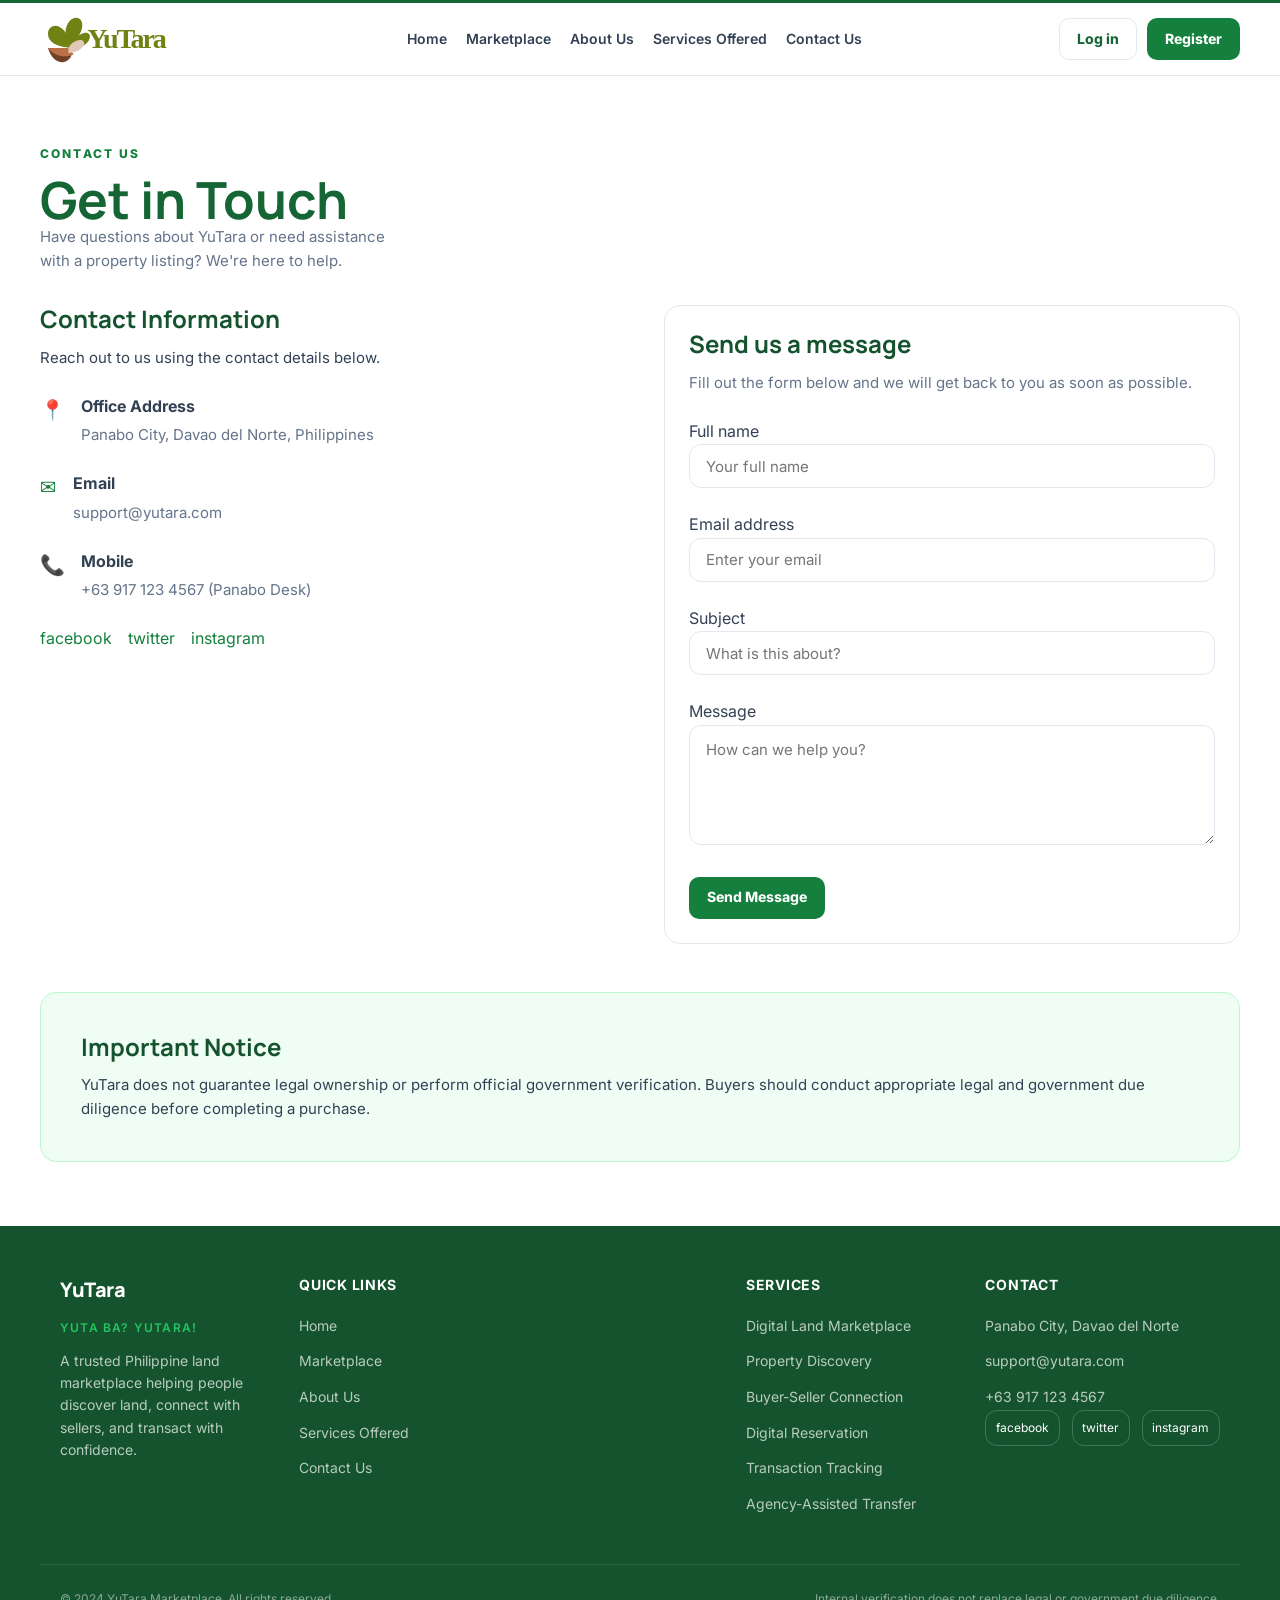
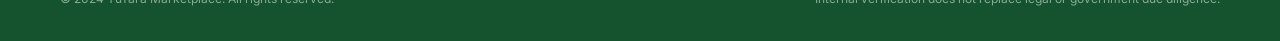
<file: contact.html>
<!DOCTYPE html>
<html lang="en" data-scroll-behavior="smooth">
<head>
  <meta charset="UTF-8" />
  <meta name="viewport" content="width=device-width, initial-scale=1, maximum-scale=5, viewport-fit=cover" />
  <meta name="theme-color" content="#14532d" />
  <title>YuTara | Discover land with confidence</title>
  <link rel="stylesheet" href="styles.css" />
</head>
<body>
  <div class="app-shell">

    <header class="topbar">
      <div class="container nav">
        <a class="brand" href="index.html">
          <img alt="YuTara" width="160" height="48" class="brand-logo brand-logo-large" src="yutara-logo.svg" />
        </a>
        <nav class="public-site-links" aria-label="Public pages">
          <a href="index.html">Home</a>
          <a href="marketplace.html">Marketplace</a>
          <a href="about.html">About Us</a>
          <a href="services.html">Services Offered</a>
          <a href="contact.html">Contact Us</a>
        </nav>
        <div class="nav-actions">
          <span class="nav-auth">
            <a class="button button-ghost" href="login.html">Log in</a>
            <a class="button button-primary" href="register.html">Register</a>
          </span>
          <button class="icon-button nav-toggle" aria-label="Open menu" onclick="toggleMobileNav()">
            <svg xmlns="http://www.w3.org/2000/svg" width="20" height="20" viewBox="0 0 24 24" fill="none" stroke="currentColor" stroke-width="2" stroke-linecap="round" stroke-linejoin="round" class="lucide lucide-menu">
              <path d="M4 5h16"></path>
              <path d="M4 12h16"></path>
              <path d="M4 19h16"></path>
            </svg>
          </button>
        </div>
      </div>
      <div id="mobile-nav" class="mobile-nav" role="menu" style="display: none;">
        <a href="index.html">Home</a>
        <a href="marketplace.html">Marketplace</a>
        <a href="about.html">About Us</a>
        <a href="services.html">Services Offered</a>
        <a href="contact.html">Contact Us</a>
        <a href="login.html">Log in</a>
        <a href="register.html">Register</a>
      </div>
    </header>

    <section class="section fade-up">
      <div class="container">
        <div class="section-heading">
          <div>
            <div class="eyebrow">Contact Us</div>
            <h2>Get in Touch</h2>
            <p>
              Have questions about YuTara or need assistance with a property
              listing? We're here to help.
            </p>
          </div>
        </div>

        <div class="contact-grid">
          <div>
            <h3>Contact Information</h3>
            <p style="margin: 0.5rem 0 1.5rem;">
              Reach out to us using the contact details below.
            </p>
            <div style="display: flex; align-items: flex-start; gap: 1rem; margin-bottom: 1.5rem;">
              <span style="color: var(--action-green); font-size: 20px;">📍</span>
              <div>
                <strong>Office Address</strong>
                <p style="margin: 0.25rem 0 0; color: var(--muted-color);">
                  Panabo City, Davao del Norte, Philippines
                </p>
              </div>
            </div>
            <div style="display: flex; align-items: flex-start; gap: 1rem; margin-bottom: 1.5rem;">
              <span style="color: var(--action-green); font-size: 20px;">✉️</span>
              <div>
                <strong>Email</strong>
                <p style="margin: 0.25rem 0 0; color: var(--muted-color);">
                  support@yutara.com
                </p>
              </div>
            </div>
            <div style="display: flex; align-items: flex-start; gap: 1rem; margin-bottom: 1.5rem;">
              <span style="color: var(--action-green); font-size: 20px;">📞</span>
              <div>
                <strong>Mobile</strong>
                <p style="margin: 0.25rem 0 0; color: var(--muted-color);">
                  +63 917 123 4567 (Panabo Desk)
                </p>
              </div>
            </div>
            <div style="display: flex; gap: 1rem;">
              <a href="index.html" style="color: var(--action-green); text-decoration: none;">facebook</a>
              <a href="index.html" style="color: var(--action-green); text-decoration: none;">twitter</a>
              <a href="index.html" style="color: var(--action-green); text-decoration: none;">instagram</a>
            </div>
          </div>

          <div class="card">
            <div class="card-body">
              <h3>Send us a message</h3>
              <p style="color: var(--muted-color); margin-bottom: 1.5rem;">
                Fill out the form below and we will get back to you as soon
                as possible.
              </p>
              <form id="contact-form" onsubmit="handleContactForm(event)">
                <div id="contact-success" style="display: none; padding: 1.5rem; background: var(--background-green); border: 1px solid var(--green-border); border-radius: var(--radius); color: var(--deep-green);">
                  <strong>Message sent.</strong>
                  <p style="margin: 0.5rem 0 0;">Thank you for contacting YuTara. We will get back to you as soon as possible.</p>
                </div>
                <div id="contact-fields">
                  <div class="form-field">
                    <label>Full name</label>
                    <input class="input" type="text" placeholder="Your full name" required />
                  </div>
                  <div class="form-field">
                    <label>Email address</label>
                    <input class="input" type="email" placeholder="Enter your email" required />
                  </div>
                  <div class="form-field">
                    <label>Subject</label>
                    <input class="input" type="text" placeholder="What is this about?" required />
                  </div>
                  <div class="form-field" style="grid-column: 1 / -1;">
                    <label>Message</label>
                    <textarea class="input textarea" placeholder="How can we help you?" required></textarea>
                  </div>
                  <button class="button button-primary" type="submit">
                    Send Message
                  </button>
                </div>
              </form>
            </div>
          </div>
        </div>

        <div style="margin-top: 3rem; background: var(--background-green); padding: 2.5rem; border-radius: var(--radius-lg); border: 1px solid var(--green-border);">
          <h3 style="margin-top: 0;">Important Notice</h3>
          <p style="margin: 0.5rem 0 0;">
            YuTara does not guarantee legal ownership or perform official
            government verification. Buyers should conduct appropriate legal
            and government due diligence before completing a purchase.
          </p>
        </div>
      </div>
    </section>

    <footer class="public-footer">
      <div class="footer-grid">
        <div class="footer-brand">
          <div class="footer-brand-text">YuTara</div>
          <div class="footer-slogan">Yuta ba? YuTara!</div>
          <p class="footer-description">
            A trusted Philippine land marketplace helping people discover
            land, connect with sellers, and transact with confidence.
          </p>
        </div>
        <div>
          <div class="footer-heading">Quick Links</div>
          <ul class="footer-links">
            <li><a href="index.html">Home</a></li>
            <li><a href="marketplace.html">Marketplace</a></li>
            <li><a href="about.html">About Us</a></li>
            <li><a href="services.html">Services Offered</a></li>
            <li><a href="contact.html">Contact Us</a></li>
          </ul>
        </div>
        <div>
          <div class="footer-heading">Services</div>
          <ul class="footer-links">
            <li><a href="index.html">Digital Land Marketplace</a></li>
            <li><a href="index.html">Property Discovery</a></li>
            <li><a href="index.html">Buyer-Seller Connection</a></li>
            <li><a href="index.html">Digital Reservation</a></li>
            <li><a href="index.html">Transaction Tracking</a></li>
            <li><a href="index.html">Agency-Assisted Transfer</a></li>
          </ul>
        </div>
        <div>
          <div class="footer-heading">Contact</div>
          <ul class="footer-links">
            <li><a href="index.html">Panabo City, Davao del Norte</a></li>
            <li><a href="index.html">support@yutara.com</a></li>
            <li><a href="index.html">+63 917 123 4567</a></li>
          </ul>
          <div class="footer-social">
            <a href="index.html">facebook</a>
            <a href="index.html">twitter</a>
            <a href="index.html">instagram</a>
          </div>
        </div>
      </div>
      <div class="footer-bottom">
        <span class="footer-bottom-text">© 2024 YuTara Marketplace. All rights reserved.</span>
        <span class="footer-bottom-text">Internal verification does not replace legal or government due diligence.</span>
      </div>
    </footer>
  </div>
  <script src="app.js"></script>
</body>
</html>
</file>
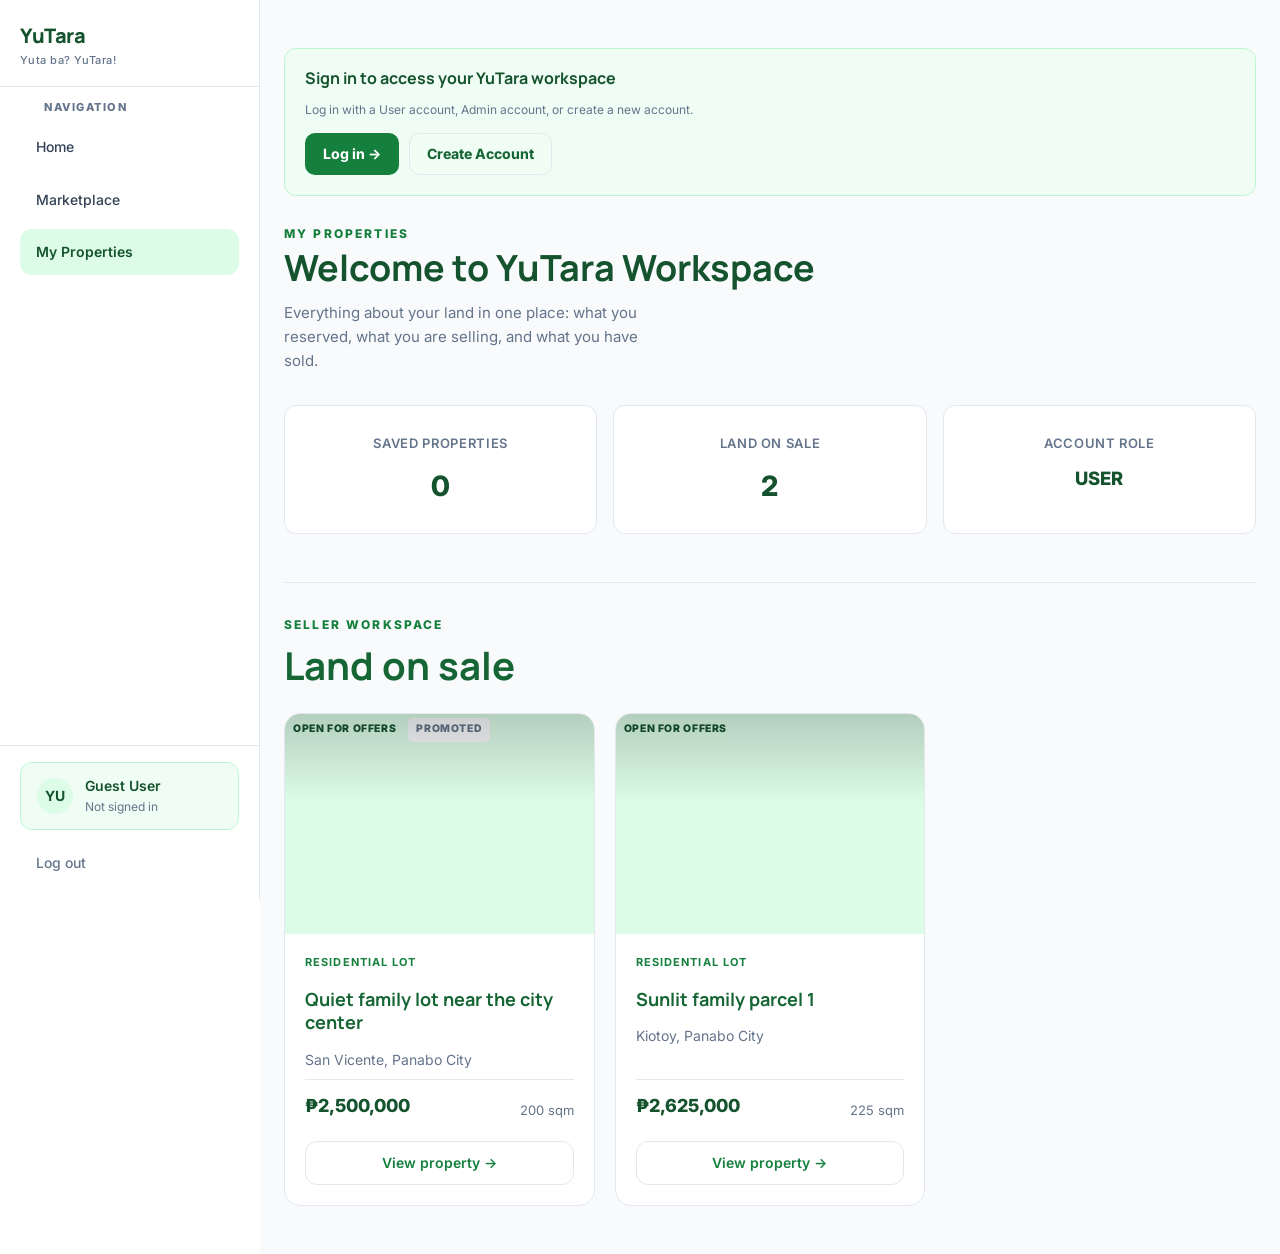
<file: dashboard.html>
<!DOCTYPE html>
<html lang="en" data-scroll-behavior="smooth">
<head>
  <meta charset="UTF-8" />
  <meta name="viewport" content="width=device-width, initial-scale=1, maximum-scale=5, viewport-fit=cover" />
  <meta name="theme-color" content="#14532d" />
  <title>YuTara | My Properties</title>
  <link rel="stylesheet" href="styles.css" />
</head>
<body>
  <div class="app-shell">
    <div class="sidebar-shell">

      <!-- Exact Sidebar Navigation -->
      <aside class="sidebar-holder">
        <div class="sidebar-content">
          <div class="sidebar-brand">
            <div class="brand-flex">
              <div>
                <div class="sidebar-brand-name">YuTara</div>
                <div class="sidebar-brand-slogan">Yuta ba? YuTara!</div>
              </div>
            </div>
          </div>

          <nav class="sidebar-nav" aria-label="Workspace Navigation">
            <div class="sidebar-group">
              <div class="sidebar-group-label">Navigation</div>
              <ul class="sidebar-group-list">
                <li>
                  <button class="sidebar-item" onclick="window.location.href='index.html'">
                    <span class="sidebar-item-label">Home</span>
                  </button>
                </li>
                <li>
                  <button class="sidebar-item" onclick="window.location.href='marketplace.html'">
                    <span class="sidebar-item-label">Marketplace</span>
                  </button>
                </li>
                <li>
                  <button class="sidebar-item sidebar-item-active" onclick="window.location.href='dashboard.html'">
                    <span class="sidebar-item-label">My Properties</span>
                  </button>
                </li>
                <li id="sidebar-admin-link-item" style="display: none;">
                  <button class="sidebar-item" onclick="window.location.href='admin.html'">
                    <span class="sidebar-item-label">Admin Workspace</span>
                  </button>
                </li>
              </ul>
            </div>
          </nav>

          <div class="sidebar-footer">
            <div class="sidebar-profile">
              <div class="sidebar-profile-avatar">
                <span id="dash-avatar-initials" class="sidebar-profile-initials">YU</span>
              </div>
              <div class="sidebar-profile-info">
                <div id="dash-profile-name" class="sidebar-profile-name">Guest User</div>
                <div id="dash-profile-role" class="sidebar-profile-role">Not signed in</div>
              </div>
            </div>
            <button class="sidebar-logout" onclick="logoutSession()">
              Log out
            </button>
          </div>
        </div>
      </aside>

      <!-- Main Workspace Area -->
      <main class="app-main">
        <div class="container" style="padding-top: 2rem; padding-bottom: 3rem;">

          <!-- Notice when not logged in -->
          <div id="dash-login-prompt" class="verification-box" style="display: none; margin-bottom: 24px;">
            <h3>Sign in to access your YuTara workspace</h3>
            <p style="margin: 6px 0 14px;">
              Log in with a User account, Admin account, or create a new account.
            </p>
            <div style="display: flex; gap: 10px; flex-wrap: wrap;">
              <a href="login.html" class="button button-primary">Log in →</a>
              <a href="register.html" class="button button-ghost">Create Account</a>
            </div>
          </div>

          <div class="section-heading">
            <div>
              <div class="eyebrow">My Properties</div>
              <h1 id="dash-welcome-heading">Welcome back!</h1>
              <p id="dash-welcome-sub" class="muted">
                Everything about your land in one place: what you reserved,
                what you are selling, and what you have sold.
              </p>
            </div>
          </div>

          <div class="stats">
            <div class="stat">
              <span>Saved properties</span>
              <strong id="dash-stat-saved">0</strong>
            </div>
            <div class="stat">
              <span>Land on sale</span>
              <strong>2</strong>
            </div>
            <div class="stat">
              <span>Account role</span>
              <strong id="dash-stat-role" style="font-size: 1.15rem;">USER</strong>
            </div>
          </div>

          <section class="market-section" style="margin-top: 2.5rem;">
            <div class="market-section-heading">
              <div>
                <div class="eyebrow">Seller Workspace</div>
                <h2>Land on sale</h2>
              </div>
            </div>

            <div class="property-grid">
              <article class="property-card group fade-up">
                <div class="property-image" style="background-image: url('https://images.unsplash.com/photo-1500382017468-9049fed747ef?auto=format&fit=crop&w=1200&q=80'); background-position: center;">
                  <span class="badge badge-green">Open for Offers</span>
                  <span class="badge badge-gray">Promoted</span>
                </div>
                <div class="property-body">
                  <div class="property-type">Residential lot</div>
                  <h3 class="property-title">Quiet family lot near the city center</h3>
                  <div class="property-location">San Vicente, Panabo City</div>
                  <div class="property-meta" style="display:flex;justify-content:space-between;align-items:flex-end;">
                    <span class="price">₱2,500,000</span>
                    <span class="area">200 sqm</span>
                  </div>
                  <button class="btn btn-ghost card-action" onclick="window.location.href='property.html?id=1'">
                    View property →
                  </button>
                </div>
              </article>

              <article class="property-card group fade-up">
                <div class="property-image" style="background-image: url('https://images.unsplash.com/photo-1500382017468-9049fed747ef?auto=format&fit=crop&w=1200&q=80'); background-position: center;">
                  <span class="badge badge-green">Open for Offers</span>
                </div>
                <div class="property-body">
                  <div class="property-type">Residential lot</div>
                  <h3 class="property-title">Sunlit family parcel 1</h3>
                  <div class="property-location">Kiotoy, Panabo City</div>
                  <div class="property-meta" style="display:flex;justify-content:space-between;align-items:flex-end;">
                    <span class="price">₱2,625,000</span>
                    <span class="area">225 sqm</span>
                  </div>
                  <button class="btn btn-ghost card-action" onclick="window.location.href='property.html?id=21'">
                    View property →
                  </button>
                </div>
              </article>
            </div>
          </section>
        </div>
      </main>

    </div>
  </div>
  <script src="app.js"></script>
</body>
</html>
</file>
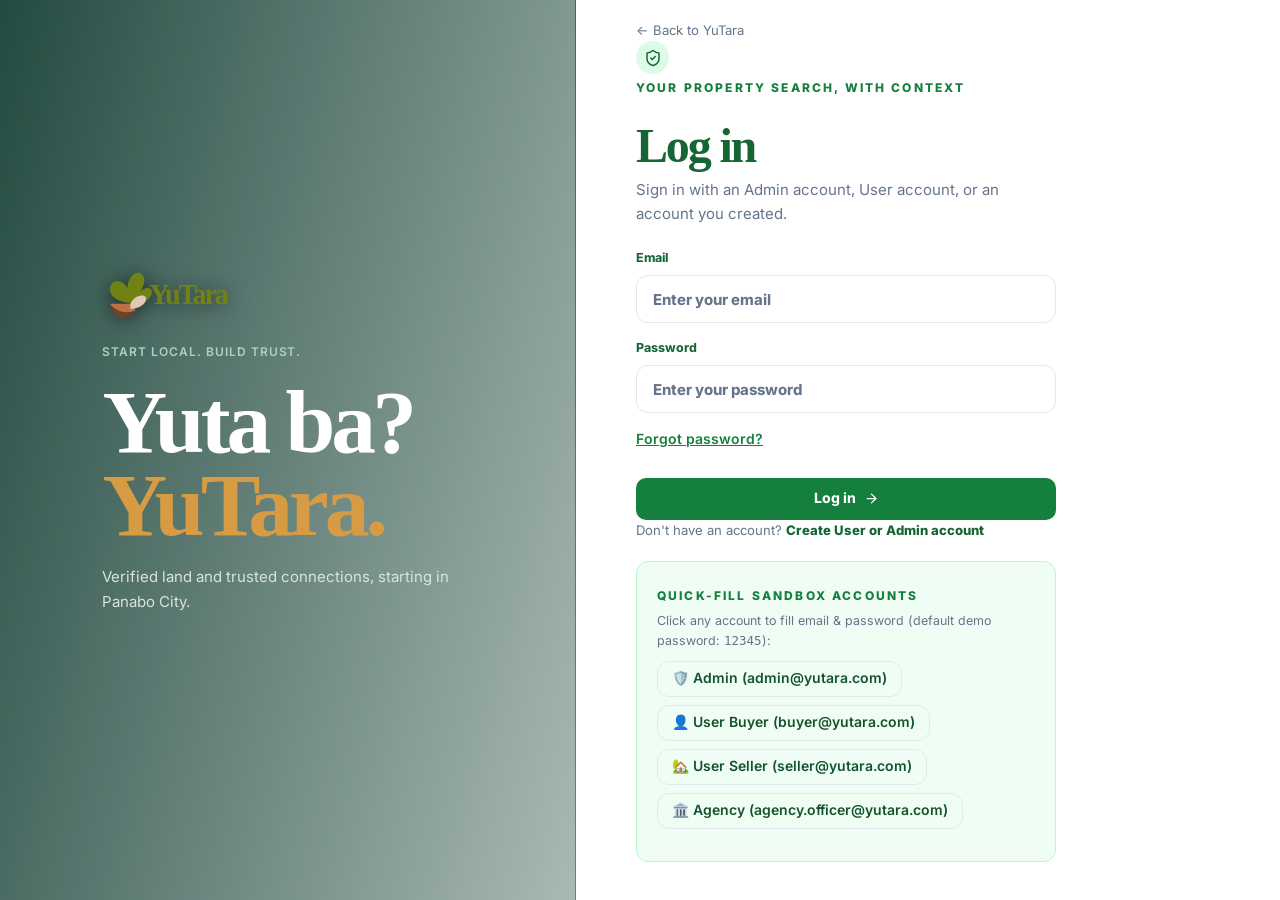
<file: login.html>
<!DOCTYPE html>
<html lang="en" data-scroll-behavior="smooth">
<head>
  <meta charset="UTF-8" />
  <meta name="viewport" content="width=device-width, initial-scale=1, maximum-scale=5, viewport-fit=cover" />
  <meta name="theme-color" content="#14532d" />
  <title>YuTara | Log in</title>
  <link rel="stylesheet" href="styles.css" />
</head>
<body>
  <main class="login-page">
    <div class="login-visual">
      <div class="login-visual-copy">
        <div class="brand">
          <img alt="YuTara" width="160" height="48" class="brand-logo brand-logo-large" src="yutara-logo.svg" />
        </div>
        <div>
          <div class="eyebrow">Start local. Build trust.</div>
          <h1 class="display">
            Yuta ba?<br />
            <em>YuTara.</em>
          </h1>
          <p>
            Verified land and trusted connections, starting in Panabo City.
          </p>
        </div>
      </div>
    </div>

    <section class="login-panel">
      <a class="login-back" href="index.html">← Back to YuTara</a>
      <div class="login-form-wrap">
        <div class="seal">
          <svg xmlns="http://www.w3.org/2000/svg" width="18" height="18" viewBox="0 0 24 24" fill="none" stroke="currentColor" stroke-width="2" stroke-linecap="round" stroke-linejoin="round" class="lucide lucide-shield-check">
            <path d="M20 13c0 5-3.5 7.5-7.66 8.95a1 1 0 0 1-.67-.01C7.5 20.5 4 18 4 13V6a1 1 0 0 1 1-1c2 0 4.5-1.2 6.24-2.72a1.17 1.17 0 0 1 1.52 0C14.51 3.81 17 5 19 5a1 1 0 0 1 1 1z"></path>
            <path d="m9 12 2 2 4-4"></path>
          </svg>
        </div>
        <div class="eyebrow">Your property search, with context</div>
        <h2 class="display">Log in</h2>
        <p class="muted">Sign in with an Admin account, User account, or an account you created.</p>

        <form onsubmit="handleLoginSubmit(event)" class="form-grid" novalidate>
          <label>
            Email
            <input
              id="login-email"
              class="form-input"
              type="email"
              placeholder="Enter your email"
              oninput="document.getElementById('login-error').style.display='none'"
            />
          </label>
          <label>
            Password
            <input
              id="login-password"
              class="form-input"
              type="password"
              placeholder="Enter your password"
              oninput="document.getElementById('login-error').style.display='none'"
            />
          </label>
          <div style="display: flex; justify-content: space-between; align-items: center; margin-bottom: 12px; font-size: 0.875rem;">
            <button
              type="button"
              class="forgot-password-link"
              onclick="openForgotModal()"
            >
              Forgot password?
            </button>
          </div>
          <p id="login-error" class="form-error" role="alert" style="display: none;"></p>
          <button class="button button-primary" type="submit">
            Log in
            <svg xmlns="http://www.w3.org/2000/svg" width="15" height="15" viewBox="0 0 24 24" fill="none" stroke="currentColor" stroke-width="2" stroke-linecap="round" stroke-linejoin="round" class="lucide lucide-arrow-right">
              <path d="M5 12h14"></path>
              <path d="m12 5 7 7-7 7"></path>
            </svg>
          </button>
        </form>

        <p class="login-register">
          Don't have an account?
          <a href="register.html" class="button-link">Create User or Admin account</a>
        </p>

        <!-- Quick-Fill Demo & Custom Accounts Panel -->
        <div class="verification-box" style="margin-top: 20px;">
          <div class="eyebrow" style="margin-bottom: 6px;">Quick-Fill Sandbox Accounts</div>
          <p class="muted" style="font-size: 0.78rem; margin: 0 0 10px 0;">
            Click any account to fill email &amp; password (default demo password: <code>12345</code>):
          </p>
          <div style="display: flex; flex-wrap: wrap; gap: 8px;">
            <button
              type="button"
              class="btn btn-ghost btn-sm"
              onclick="quickFillLogin('admin@yutara.com', '12345', 'Admin')"
            >
              🛡️ Admin (admin@yutara.com)
            </button>
            <button
              type="button"
              class="btn btn-ghost btn-sm"
              onclick="quickFillLogin('buyer@yutara.com', '12345', 'User / Buyer')"
            >
              👤 User Buyer (buyer@yutara.com)
            </button>
            <button
              type="button"
              class="btn btn-ghost btn-sm"
              onclick="quickFillLogin('seller@yutara.com', '12345', 'User / Seller')"
            >
              🏡 User Seller (seller@yutara.com)
            </button>
            <button
              type="button"
              class="btn btn-ghost btn-sm"
              onclick="quickFillLogin('agency.officer@yutara.com', '12345', 'Agency Officer')"
            >
              🏛️ Agency (agency.officer@yutara.com)
            </button>
          </div>

          <!-- Dynamically shows accounts created via register.html or admin.html -->
          <div id="custom-accounts-mount" style="margin-top: 12px;"></div>
        </div>
      </div>
    </section>

    <!-- Forgot Password Modal -->
    <div id="forgot-modal" class="modal-backdrop" role="dialog" aria-modal="true" style="display: none;">
      <div class="modal">
        <div class="modal-header">
          <h2 class="display">Forgot Password</h2>
          <button class="close-button" onclick="closeForgotModal()" aria-label="Close">
            <svg xmlns="http://www.w3.org/2000/svg" width="19" height="19" viewBox="0 0 24 24" fill="none" stroke="currentColor" stroke-width="2" stroke-linecap="round" stroke-linejoin="round" class="lucide lucide-x">
              <path d="M18 6 6 18"></path>
              <path d="m6 6 12 12"></path>
            </svg>
          </button>
        </div>
        <form onsubmit="handleForgotSubmit(event)" class="form-grid" novalidate>
          <p class="muted">
            Enter your email address and we will send instructions to reset
            your password.
          </p>
          <label>
            Email address
            <input
              id="forgot-email"
              class="form-input"
              type="email"
              placeholder="Enter your email"
            />
          </label>
          <p id="forgot-message" role="alert" style="display: none; margin-top: 10px; padding: 10px; border-radius: 6px; font-size: 0.875rem;"></p>
          <div id="forgot-actions" class="modal-foot" style="justify-content: space-between;">
            <button type="button" class="button button-ghost" onclick="closeForgotModal()">Cancel</button>
            <button class="button button-primary" type="submit">Send reset link</button>
          </div>
        </form>
      </div>
    </div>
  </main>
  <script src="app.js"></script>
</body>
</html>
</file>
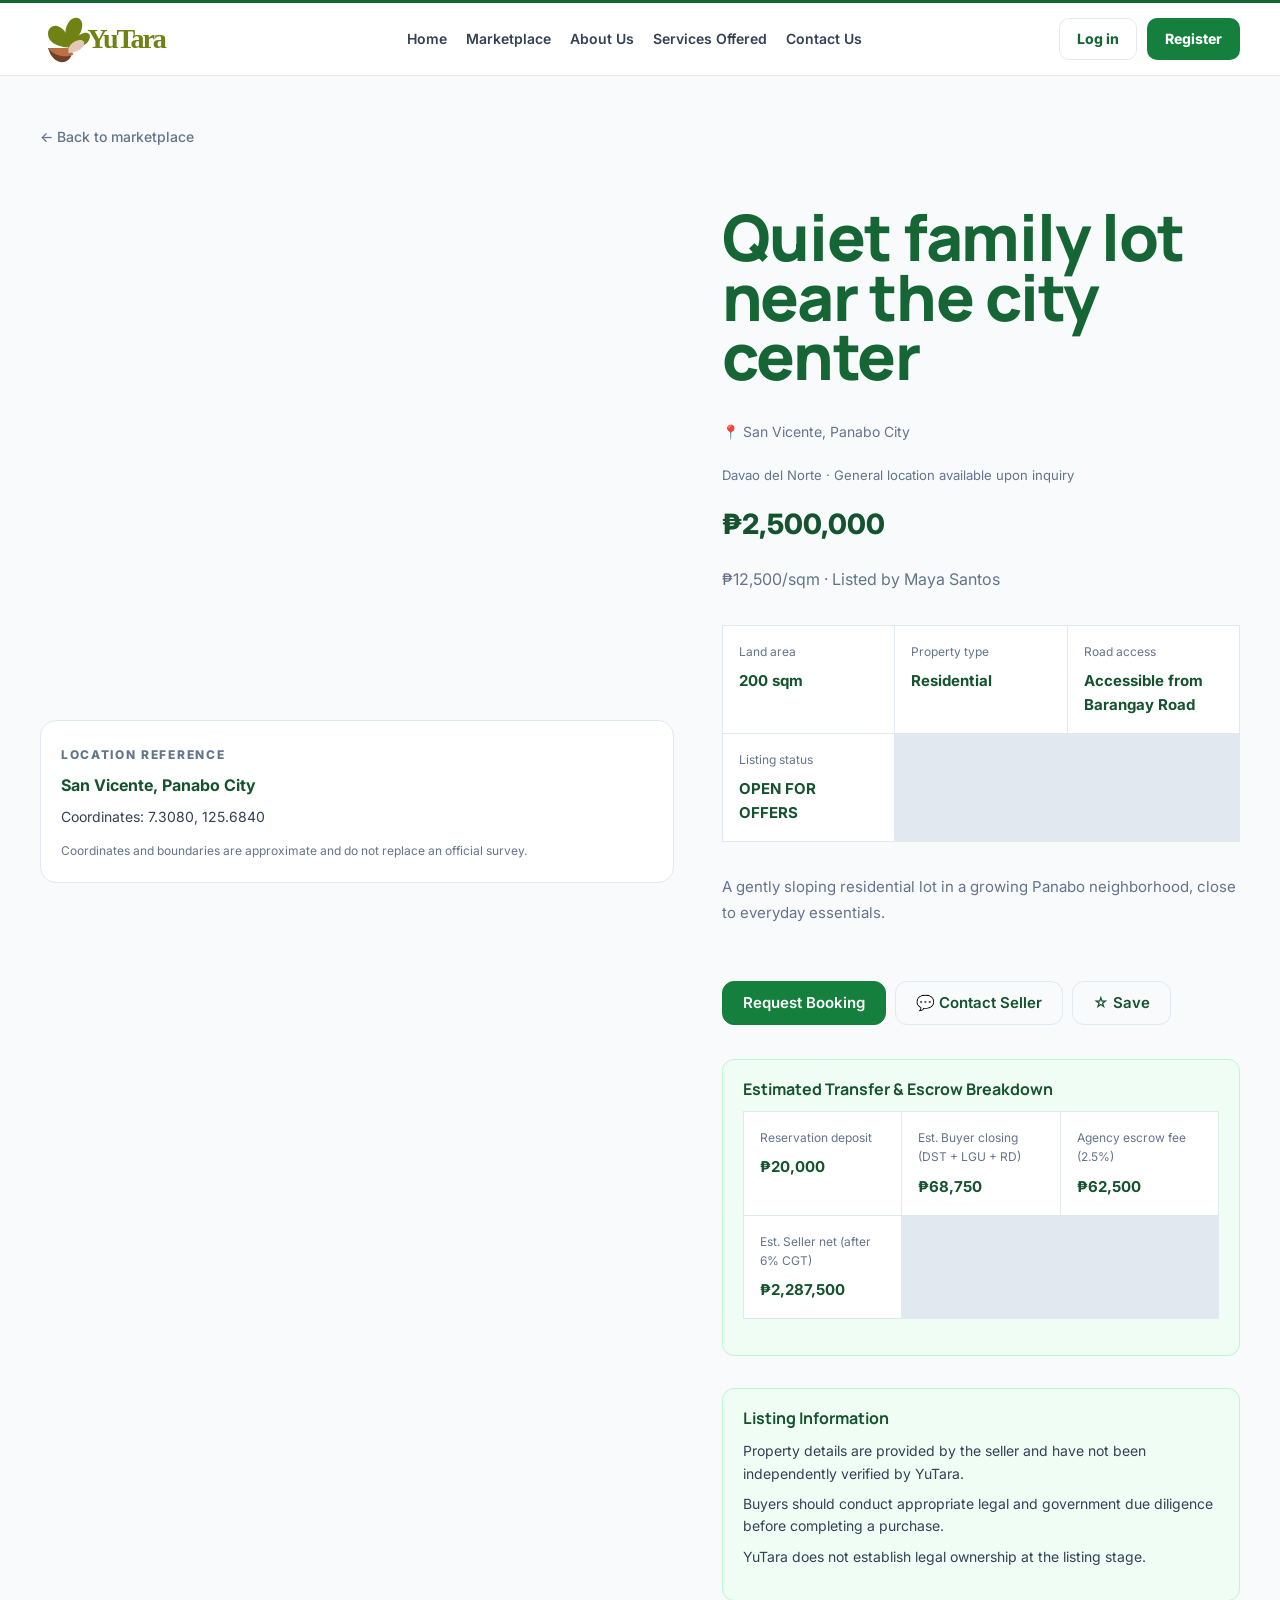
<file: property.html>
<!DOCTYPE html>
<html lang="en" data-scroll-behavior="smooth">
<head>
  <meta charset="UTF-8" />
  <meta name="viewport" content="width=device-width, initial-scale=1, maximum-scale=5, viewport-fit=cover" />
  <meta name="theme-color" content="#14532d" />
  <title>YuTara | Property Details</title>
  <link rel="stylesheet" href="styles.css" />
</head>
<body>
  <div class="app-shell">

    <header class="topbar">
      <div class="container nav">
        <a class="brand" href="index.html">
          <img alt="YuTara" width="160" height="48" class="brand-logo brand-logo-large" src="yutara-logo.svg" />
        </a>
        <nav class="public-site-links" aria-label="Public pages">
          <a href="index.html">Home</a>
          <a href="marketplace.html">Marketplace</a>
          <a href="about.html">About Us</a>
          <a href="services.html">Services Offered</a>
          <a href="contact.html">Contact Us</a>
        </nav>
        <div class="nav-actions">
          <span class="nav-auth">
            <a class="button button-ghost" href="login.html">Log in</a>
            <a class="button button-primary" href="register.html">Register</a>
          </span>
        </div>
      </div>
    </header>

    <!-- Dynamic Property Detail Mount (Exact 1:1 PropertyDetailView.tsx structure) -->
    <div id="property-detail-mount"></div>

    <!-- Contact Seller Inquiry Modal -->
    <div id="inquiry-modal" class="modal-backdrop" role="dialog" aria-modal="true" style="display: none;">
      <div class="modal">
        <div class="modal-header">
          <h2 class="display">Contact Seller</h2>
          <button class="close-button" onclick="closeInquiryModal()" aria-label="Close">
            <svg xmlns="http://www.w3.org/2000/svg" width="19" height="19" viewBox="0 0 24 24" fill="none" stroke="currentColor" stroke-width="2" stroke-linecap="round" stroke-linejoin="round" class="lucide lucide-x">
              <path d="M18 6 6 18"></path>
              <path d="m6 6 12 12"></path>
            </svg>
          </button>
        </div>
        <form onsubmit="submitInquiryModal(event)" class="form-grid">
          <p class="muted" id="inquiry-property-label">Send a direct inquiry to the property seller.</p>
          <label>
            Your Message
            <textarea id="inquiry-message" class="input textarea" rows="4" required>Hello, I am interested in this property and would like to know more about its availability.</textarea>
          </label>
          <div class="modal-foot" style="justify-content: space-between; margin-top: 12px;">
            <button type="button" class="button button-ghost" onclick="closeInquiryModal()">Cancel</button>
            <button type="submit" class="button button-primary">Send inquiry</button>
          </div>
        </form>
      </div>
    </div>

  </div>
  <script src="app.js"></script>
</body>
</html>
</file>
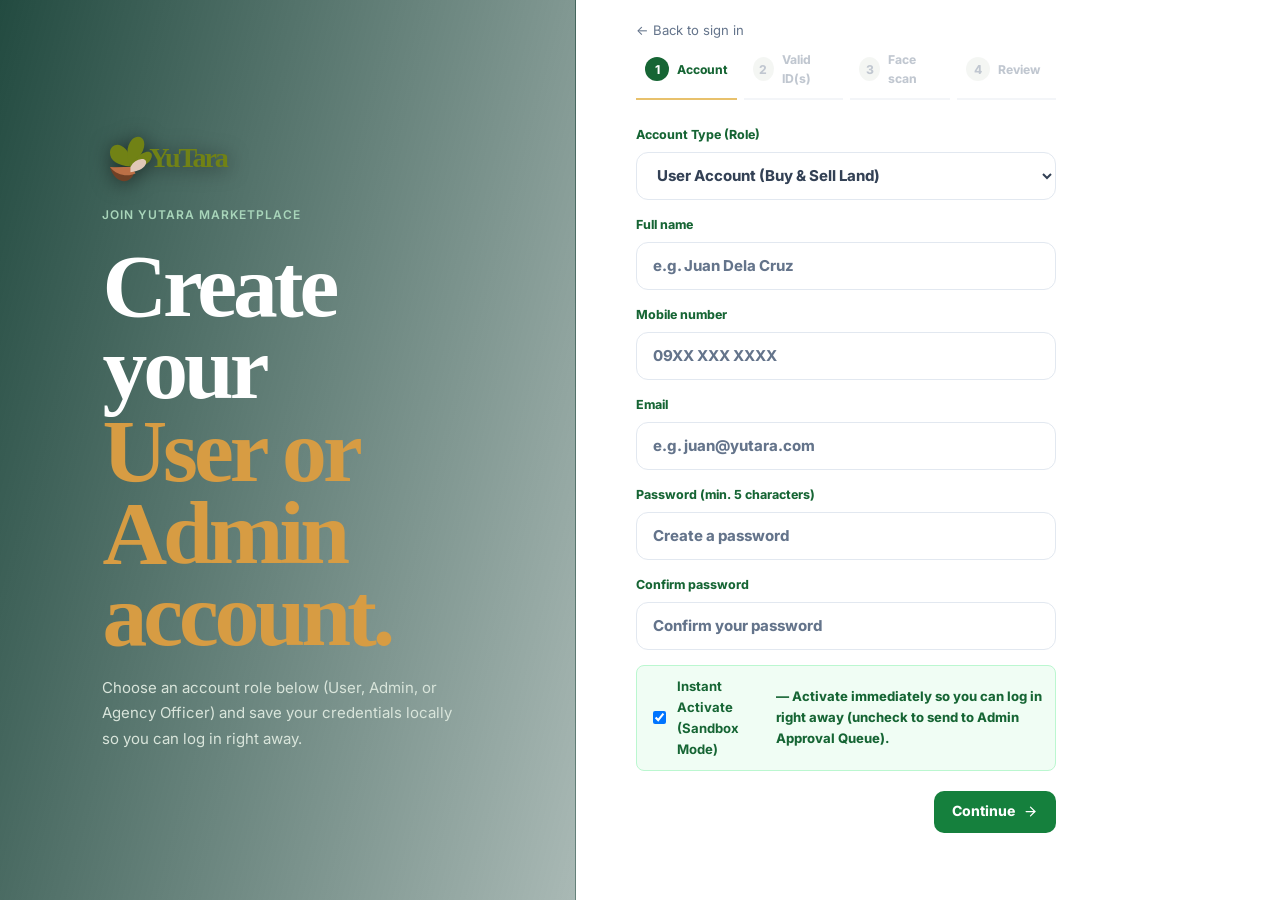
<file: register.html>
<!DOCTYPE html>
<html lang="en" data-scroll-behavior="smooth">
<head>
  <meta charset="UTF-8" />
  <meta name="viewport" content="width=device-width, initial-scale=1, maximum-scale=5, viewport-fit=cover" />
  <meta name="theme-color" content="#14532d" />
  <title>YuTara | Create Account (User or Admin)</title>
  <link rel="stylesheet" href="styles.css" />
</head>
<body>
  <main class="login-page">
    <div class="login-visual">
      <div class="login-visual-copy">
        <div class="brand">
          <img alt="YuTara" width="160" height="48" class="brand-logo brand-logo-large" src="yutara-logo.svg" />
        </div>
        <div>
          <div class="eyebrow">Join YuTara Marketplace</div>
          <h1 class="display">
            Create your<br />
            <em>User or Admin account.</em>
          </h1>
          <p>
            Choose an account role below (User, Admin, or Agency Officer) and
            save your credentials locally so you can log in right away.
          </p>
        </div>
      </div>
    </div>

    <section class="login-panel">
      <a class="login-back" href="login.html">← Back to sign in</a>
      <div class="login-form-wrap">

        <!-- Submitted Confirmation Box -->
        <div id="reg-submitted-box" class="verification-box" style="display: none;">
          <h3 id="reg-submitted-title">Account Created!</h3>
          <p id="reg-submitted-msg" style="margin: 0;"></p>
          <p id="reg-submitted-sub" class="muted" style="margin: 12px 0 0; font-size: .82rem;"></p>
          <div style="display: flex; gap: 10px; flex-wrap: wrap; margin-top: 16px;">
            <a class="button button-primary" href="login.html">
              Go to login →
            </a>
            <button type="button" class="button button-ghost" onclick="window.location.reload()">
              Create another account
            </button>
          </div>
        </div>

        <!-- 4-Step Account Creation Form -->
        <form id="registration-form" class="registration-form" onsubmit="handleRegisterSubmit(event)" novalidate>
          <div
            id="reg-error"
            class="verification-box"
            style="display: none; background: #fdecea; color: #b3261e; border: 1px solid #e57373;"
          ></div>

          <div class="sell-stepper">
            <button type="button" id="step-btn-1" class="active" onclick="goToRegStep(1)">
              <span>1</span>Account
            </button>
            <button type="button" id="step-btn-2" class="disabled" disabled onclick="goToRegStep(2)">
              <span>2</span>Valid ID(s)
            </button>
            <button type="button" id="step-btn-3" class="disabled" disabled onclick="goToRegStep(3)">
              <span>3</span>Face scan
            </button>
            <button type="button" id="step-btn-4" class="disabled" disabled onclick="goToRegStep(4)">
              <span>4</span>Review
            </button>
          </div>

          <!-- STEP 1: Account & Role Selection -->
          <div id="reg-step-1" class="form-grid">
            <label>
              Account Type (Role)
              <select id="reg-role" class="form-input">
                <option value="USER">User Account (Buy &amp; Sell Land)</option>
                <option value="ADMIN">Admin Account (Manage Listings &amp; Approve Users)</option>
                <option value="AGENCY_OFFICER">Agency Account (Transfer Officer)</option>
              </select>
            </label>
            <label>
              Full name
              <input id="reg-fullname" class="form-input" placeholder="e.g. Juan Dela Cruz" required />
            </label>
            <label>
              Mobile number
              <input id="reg-mobile" class="form-input" placeholder="09XX XXX XXXX" inputmode="numeric" required />
            </label>
            <label>
              Email
              <input id="reg-email" class="form-input" type="email" placeholder="e.g. juan@yutara.com" required />
            </label>
            <label>
              Password (min. 5 characters)
              <input id="reg-password" class="form-input" type="password" placeholder="Create a password" required />
            </label>
            <label>
              Confirm password
              <input id="reg-confirm" class="form-input" type="password" placeholder="Confirm your password" required />
            </label>
            <label class="check-label" style="padding: 10px 12px; background: var(--background-green); border: 1px solid var(--green-border); border-radius: var(--radius-sm); font-size: 0.82rem;">
              <input id="reg-instant-approve" type="checkbox" checked />
              <strong>Instant Activate (Sandbox Mode)</strong> — Activate immediately so you can log in right away (uncheck to send to Admin Approval Queue).
            </label>
          </div>

          <!-- STEP 2: Valid ID(s) -->
          <div id="reg-step-2" class="document-list" style="display: none;">
            <div class="verification-box">
              <strong id="reg-id-count-label">Valid ID upload (0 of 2 uploaded)</strong>
              <p style="margin: 6px 0 0; font-size: .8rem;">
                Upload a photo/scan of a valid government ID, or click <strong>Use Sample ID</strong> for quick sandbox testing.
              </p>
              <button
                type="button"
                class="btn btn-ghost btn-sm"
                style="margin-top: 10px;"
                onclick="attachSampleIdForTesting()"
              >
                📎 Use Sample ID (Quick Test)
              </button>
            </div>

            <div class="document-card">
              <div>
                <strong>Valid ID #1</strong>
                <p>Required for registration</p>
              </div>
              <div style="display: flex; align-items: center; gap: 8px;">
                <input id="reg-file-1" type="file" accept=".pdf,.jpg,.jpeg,.png" style="display: none;" onchange="handleRegIdUpload(1, this)" />
                <span id="reg-file-1-name" style="display: none; color: #d79c43; font-weight: 700;"></span>
                <button id="reg-file-1-btn" class="button button-primary" type="button" onclick="document.getElementById('reg-file-1').click()">
                  Upload ID #1
                </button>
              </div>
            </div>

            <div class="document-card">
              <div>
                <strong>Valid ID #2</strong>
                <p>Optional — speeds up approval</p>
              </div>
              <div style="display: flex; align-items: center; gap: 8px;">
                <input id="reg-file-2" type="file" accept=".pdf,.jpg,.jpeg,.png" style="display: none;" onchange="handleRegIdUpload(2, this)" />
                <span id="reg-file-2-name" style="display: none; color: #d79c43; font-weight: 700;"></span>
                <button id="reg-file-2-btn" class="button button-primary" type="button" onclick="document.getElementById('reg-file-2').click()">
                  Upload ID #2
                </button>
              </div>
            </div>
          </div>

          <!-- STEP 3: Face scan -->
          <div id="reg-step-3" class="face-scan-box" style="display: none;">
            <div class="face-frame">
              <svg xmlns="http://www.w3.org/2000/svg" width="62" height="62" viewBox="0 0 24 24" fill="none" stroke="currentColor" stroke-width="2" stroke-linecap="round" stroke-linejoin="round" class="lucide lucide-scan-face">
                <path d="M3 7V5a2 2 0 0 1 2-2h2"></path>
                <path d="M17 3h2a2 2 0 0 1 2 2v2"></path>
                <path d="M21 17v2a2 2 0 0 1-2 2h-2"></path>
                <path d="M7 21H5a2 2 0 0 1-2-2v-2"></path>
                <path d="M8 14s1.5 2 4 2 4-2 4-2"></path>
                <path d="M9 9h.01"></path>
                <path d="M15 9h.01"></path>
              </svg>
            </div>
            <h3 id="face-scan-title">Face Verification</h3>
            <p>Position your face inside the frame.</p>
            <p class="muted" style="font-size: .75rem;">
              Face verification confirms a live person and helps reduce
              fraudulent accounts. <strong>This is simulated in the MVP and
              does not perform biometric identity verification.</strong>
            </p>
            <button id="face-scan-btn" type="button" class="button button-primary" onclick="runSimulatedFaceScan()">
              Start Face Scan
            </button>
            <span id="face-verified-badge" class="badge badge-verified" style="display: none;">
              ✓ Verified
            </span>
          </div>

          <!-- STEP 4: Review -->
          <div id="reg-step-4" class="review-panel" style="display: none;">
            <div class="review-row">
              <span>Account type</span>
              <strong id="rev-role">YuTara USER</strong>
            </div>
            <div class="review-row">
              <span>Access level</span>
              <strong id="rev-access">Buy and sell land</strong>
            </div>
            <div class="review-row">
              <span>Activation mode</span>
              <strong id="rev-activation">Instant Activate</strong>
            </div>
            <div class="review-row">
              <span>Full name</span>
              <strong id="rev-name">—</strong>
            </div>
            <div class="review-row">
              <span>Mobile number</span>
              <strong id="rev-mobile">—</strong>
            </div>
            <div class="review-row">
              <span>Email address</span>
              <strong id="rev-email">—</strong>
            </div>
            <div class="review-row">
              <span>Face verification</span>
              <strong>Completed</strong>
            </div>
            <label class="check-label" style="padding: 15px; background: var(--background);">
              <input id="reg-consent" type="checkbox" checked /> I agree to the YuTara terms and privacy notice.
            </label>
          </div>

          <div class="registration-actions">
            <button id="reg-back-btn" type="button" class="button button-ghost" style="display: none;" onclick="prevRegStep()">
              ← Back
            </button>
            <button id="reg-next-btn" type="button" class="button button-primary" onclick="nextRegStep()">
              Continue
              <svg xmlns="http://www.w3.org/2000/svg" width="15" height="15" viewBox="0 0 24 24" fill="none" stroke="currentColor" stroke-width="2" stroke-linecap="round" stroke-linejoin="round" class="lucide lucide-arrow-right">
                <path d="M5 12h14"></path>
                <path d="m12 5 7 7-7 7"></path>
              </svg>
            </button>
            <button id="reg-submit-btn" type="submit" class="button button-primary" style="display: none;">
              Create Account →
            </button>
          </div>
        </form>

      </div>
    </section>
  </main>
  <script src="app.js"></script>
</body>
</html>
</file>
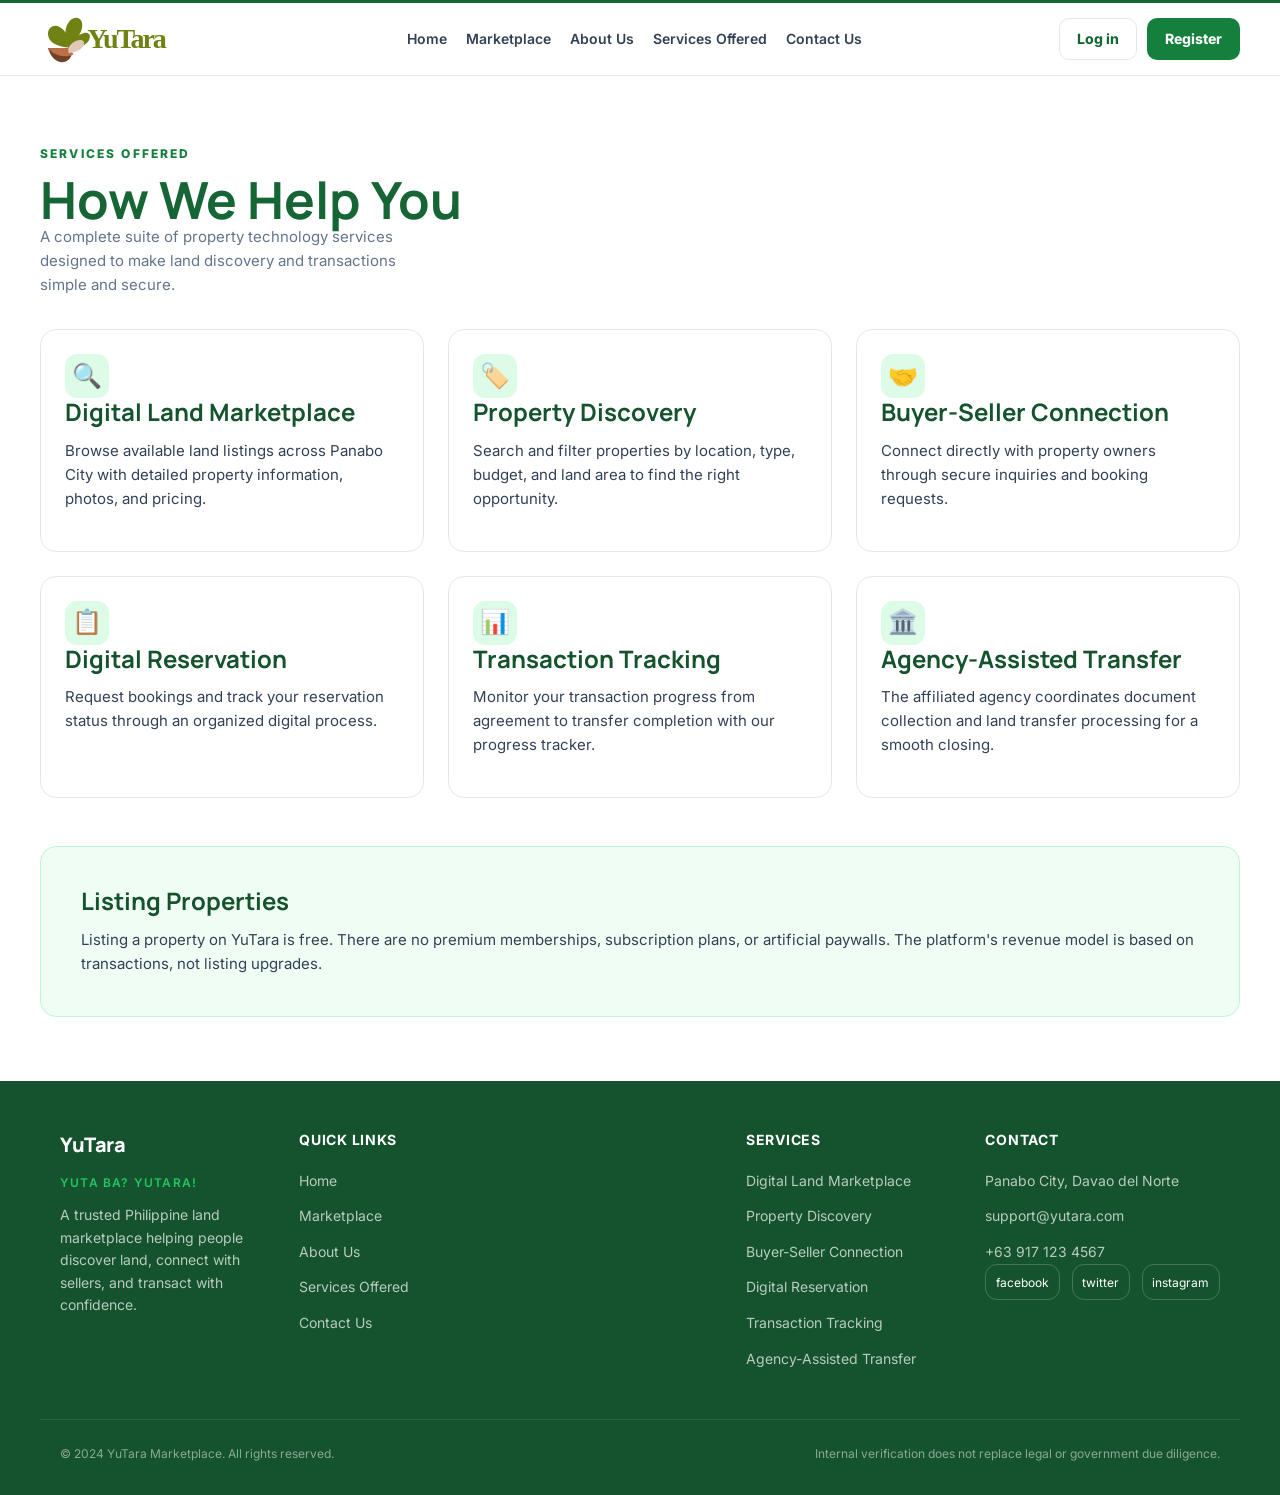
<file: services.html>
<!DOCTYPE html>
<html lang="en" data-scroll-behavior="smooth">
<head>
  <meta charset="UTF-8" />
  <meta name="viewport" content="width=device-width, initial-scale=1, maximum-scale=5, viewport-fit=cover" />
  <meta name="theme-color" content="#14532d" />
  <title>YuTara | Discover land with confidence</title>
  <link rel="stylesheet" href="styles.css" />
</head>
<body>
  <div class="app-shell">

    <header class="topbar">
      <div class="container nav">
        <a class="brand" href="index.html">
          <img alt="YuTara" width="160" height="48" class="brand-logo brand-logo-large" src="yutara-logo.svg" />
        </a>
        <nav class="public-site-links" aria-label="Public pages">
          <a href="index.html">Home</a>
          <a href="marketplace.html">Marketplace</a>
          <a href="about.html">About Us</a>
          <a href="services.html">Services Offered</a>
          <a href="contact.html">Contact Us</a>
        </nav>
        <div class="nav-actions">
          <span class="nav-auth">
            <a class="button button-ghost" href="login.html">Log in</a>
            <a class="button button-primary" href="register.html">Register</a>
          </span>
          <button class="icon-button nav-toggle" aria-label="Open menu" onclick="toggleMobileNav()">
            <svg xmlns="http://www.w3.org/2000/svg" width="20" height="20" viewBox="0 0 24 24" fill="none" stroke="currentColor" stroke-width="2" stroke-linecap="round" stroke-linejoin="round" class="lucide lucide-menu">
              <path d="M4 5h16"></path>
              <path d="M4 12h16"></path>
              <path d="M4 19h16"></path>
            </svg>
          </button>
        </div>
      </div>
      <div id="mobile-nav" class="mobile-nav" role="menu" style="display: none;">
        <a href="index.html">Home</a>
        <a href="marketplace.html">Marketplace</a>
        <a href="about.html">About Us</a>
        <a href="services.html">Services Offered</a>
        <a href="contact.html">Contact Us</a>
        <a href="login.html">Log in</a>
        <a href="register.html">Register</a>
      </div>
    </header>

    <section class="section fade-up">
      <div class="container">
        <div class="section-heading">
          <div>
            <div class="eyebrow">Services Offered</div>
            <h2>How We Help You</h2>
            <p>
              A complete suite of property technology services designed to
              make land discovery and transactions simple and secure.
            </p>
          </div>
        </div>

        <div class="services-grid">
          <div class="card fade-up">
            <div class="card-body">
              <div class="feature-icon">
                <span style="font-size: 24px;">🔍</span>
              </div>
              <h3>Digital Land Marketplace</h3>
              <p>
                Browse available land listings across Panabo City with
                detailed property information, photos, and pricing.
              </p>
            </div>
          </div>

          <div class="card fade-up">
            <div class="card-body">
              <div class="feature-icon">
                <span style="font-size: 24px;">🏷️</span>
              </div>
              <h3>Property Discovery</h3>
              <p>
                Search and filter properties by location, type, budget, and
                land area to find the right opportunity.
              </p>
            </div>
          </div>

          <div class="card fade-up">
            <div class="card-body">
              <div class="feature-icon">
                <span style="font-size: 24px;">🤝</span>
              </div>
              <h3>Buyer-Seller Connection</h3>
              <p>
                Connect directly with property owners through secure
                inquiries and booking requests.
              </p>
            </div>
          </div>

          <div class="card fade-up">
            <div class="card-body">
              <div class="feature-icon">
                <span style="font-size: 24px;">📋</span>
              </div>
              <h3>Digital Reservation</h3>
              <p>
                Request bookings and track your reservation status through
                an organized digital process.
              </p>
            </div>
          </div>

          <div class="card fade-up">
            <div class="card-body">
              <div class="feature-icon">
                <span style="font-size: 24px;">📊</span>
              </div>
              <h3>Transaction Tracking</h3>
              <p>
                Monitor your transaction progress from agreement to transfer
                completion with our progress tracker.
              </p>
            </div>
          </div>

          <div class="card fade-up">
            <div class="card-body">
              <div class="feature-icon">
                <span style="font-size: 24px;">🏛️</span>
              </div>
              <h3>Agency-Assisted Transfer</h3>
              <p>
                The affiliated agency coordinates document collection and
                land transfer processing for a smooth closing.
              </p>
            </div>
          </div>
        </div>

        <div style="margin-top: 3rem; background: var(--background-green); padding: 2.5rem; border-radius: var(--radius-lg); border: 1px solid var(--green-border);">
          <h3 style="margin-top: 0;">Listing Properties</h3>
          <p style="margin: 0.5rem 0 0;">
            Listing a property on YuTara is free. There are no premium
            memberships, subscription plans, or artificial paywalls. The
            platform's revenue model is based on transactions, not listing
            upgrades.
          </p>
        </div>
      </div>
    </section>

    <footer class="public-footer">
      <div class="footer-grid">
        <div class="footer-brand">
          <div class="footer-brand-text">YuTara</div>
          <div class="footer-slogan">Yuta ba? YuTara!</div>
          <p class="footer-description">
            A trusted Philippine land marketplace helping people discover
            land, connect with sellers, and transact with confidence.
          </p>
        </div>
        <div>
          <div class="footer-heading">Quick Links</div>
          <ul class="footer-links">
            <li><a href="index.html">Home</a></li>
            <li><a href="marketplace.html">Marketplace</a></li>
            <li><a href="about.html">About Us</a></li>
            <li><a href="services.html">Services Offered</a></li>
            <li><a href="contact.html">Contact Us</a></li>
          </ul>
        </div>
        <div>
          <div class="footer-heading">Services</div>
          <ul class="footer-links">
            <li><a href="index.html">Digital Land Marketplace</a></li>
            <li><a href="index.html">Property Discovery</a></li>
            <li><a href="index.html">Buyer-Seller Connection</a></li>
            <li><a href="index.html">Digital Reservation</a></li>
            <li><a href="index.html">Transaction Tracking</a></li>
            <li><a href="index.html">Agency-Assisted Transfer</a></li>
          </ul>
        </div>
        <div>
          <div class="footer-heading">Contact</div>
          <ul class="footer-links">
            <li><a href="index.html">Panabo City, Davao del Norte</a></li>
            <li><a href="index.html">support@yutara.com</a></li>
            <li><a href="index.html">+63 917 123 4567</a></li>
          </ul>
          <div class="footer-social">
            <a href="index.html">facebook</a>
            <a href="index.html">twitter</a>
            <a href="index.html">instagram</a>
          </div>
        </div>
      </div>
      <div class="footer-bottom">
        <span class="footer-bottom-text">© 2024 YuTara Marketplace. All rights reserved.</span>
        <span class="footer-bottom-text">Internal verification does not replace legal or government due diligence.</span>
      </div>
    </footer>
  </div>
  <script src="app.js"></script>
</body>
</html>
</file>
<file: styles.css>
﻿@import url("https://fonts.googleapis.com/css2?family=Inter:wght@300;400;500;600;700&family=Manrope:wght@500;600;700;800&display=swap");

:root {
  --background: #ffffff;
  --foreground: #14532d;
  --primary-green: #166534;
  --action-green: #15803d;
  --accent-green: #22c55e;
  --deep-green: #14532d;
  --soft-green: #dcfce7;
  --background-green: #f0fdf4;
  --white: #ffffff;
  --light-gray: #f8fafc;
  --heading-color: #14532d;
  --body-color: #334155;
  --muted-color: #64748b;
  --border-color: #e2e8f0;
  --green-border: #bbf7d0;
  --line: #e2e8f0;
  --gold: #e8c16c;
  --earth: #7e6840;
  --muted: #64748b;
  --slate: #64748b;
  --amber: #e8c16c;
  --danger: #b91c1c;
  --sans: "Inter", system-ui, -apple-system, "Helvetica Neue", Arial, sans-serif;
  --display: "Manrope", "Inter", system-ui, -apple-system, "Helvetica Neue", Arial,
    sans-serif;
  --radius: 12px;
  --radius-sm: 8px;
  --radius-lg: 16px;
  --shadow-sm: 0 1px 2px 0 rgb(0 0 0 / 0.05);
  --shadow: 0 4px 6px -1px rgb(0 0 0 / 0.06), 0 2px 4px -2px rgb(0 0 0 / 0.04);
  --shadow-md: 0 10px 15px -3px rgb(0 0 0 / 0.07), 0 4px 6px -4px rgb(0 0 0 / 0.06);
  --shadow-lg: 0 20px 25px -5px rgb(0 0 0 / 0.08), 0 8px 10px -6px rgb(0 0 0 / 0.05);
}


* {
  box-sizing: border-box;
}

html {
  scroll-behavior: smooth;
  font-size: 16px;
}

body {
  margin: 0;
  background: var(--background);
  color: var(--body-color);
  font-family: var(--sans);
  font-size: 1rem;
  line-height: 1.6;
  -webkit-font-smoothing: antialiased;
}

h1, h2, h3, h4, h5, h6 {
  font-family: var(--display);
  color: var(--heading-color);
  font-weight: 700;
  line-height: 1.2;
  margin: 0 0 0.75rem 0;
}

h1 { font-size: 2.25rem; }
h2 { font-size: 1.875rem; }
h3 { font-size: 1.5rem; }
h4 { font-size: 1.25rem; }

p {
  font-size: 0.9375rem;
  line-height: 1.6;
  margin: 0 0 1rem 0;
}

p, li, dd, dt, figcaption {
  font-family: var(--sans);
  color: var(--body-color);
}

button,
input,
select,
textarea {
  font: inherit;
}
button {
  cursor: pointer;
}
a {
  color: inherit;
  text-decoration: none;
}

/* ============================================================
   DESIGN SYSTEM â€“ BUTTONS
   ============================================================ */
.btn {
  display: inline-flex;
  align-items: center;
  justify-content: center;
  gap: 8px;
  min-height: 44px;
  padding: 0 20px;
  border-radius: var(--radius);
  border: 1px solid transparent;
  font-weight: 600;
  font-size: 0.9375rem;
  transition: all 0.2s ease;
  cursor: pointer;
  font-family: inherit;
}
.btn:disabled {
  opacity: 0.55;
  cursor: not-allowed;
  transform: none;
}
.btn-primary {
  background: var(--action-green);
  color: var(--white);
  border-color: var(--action-green);
}
.btn-primary:hover:not(:disabled) {
  background: var(--primary-green);
  border-color: var(--primary-green);
}
.btn-ghost {
  background: transparent;
  color: var(--heading-color);
  border-color: var(--border-color);
}
.btn-ghost:hover:not(:disabled) {
  background: var(--background-green);
  border-color: var(--green-border);
}
.btn-outline {
  background: transparent;
  color: var(--action-green);
  border-color: var(--action-green);
}
.btn-outline:hover:not(:disabled) {
  background: var(--action-green);
  color: var(--white);
}
.btn-sm {
  min-height: 36px;
  padding: 0 14px;
  font-size: 0.875rem;
}
.btn-icon {
  width: 44px;
  height: 44px;
  padding: 0;
  border-radius: var(--radius);
}

/* ============================================================
   DESIGN SYSTEM â€“ INPUTS & SELECTS
   ============================================================ */
.input {
  width: 100%;
  height: 44px;
  border: 1px solid var(--border-color);
  background: var(--white);
  border-radius: var(--radius);
  padding: 0 16px;
  font-size: 0.9375rem;
  color: var(--body-color);
  transition: border-color 0.2s ease, box-shadow 0.2s ease;
}
.input:focus {
  outline: none;
  border-color: var(--action-green);
  box-shadow: 0 0 0 3px rgb(34 197 94 / 0.1);
}
select.input {
  cursor: pointer;
}
.textarea {
  min-height: 120px;
  padding: 12px 16px;
  resize: vertical;
}
.label {
  display: block;
  font-size: 0.8125rem;
  font-weight: 600;
  color: var(--heading-color);
  margin-bottom: 6px;
  letter-spacing: 0.02em;
}
.form-field {
  margin-bottom: 1.5rem;
}

/* ============================================================
   DESIGN SYSTEM â€“ BADGES & STATUS
   ============================================================ */
.badge {
  display: inline-flex;
  align-items: center;
  gap: 6px;
  height: 24px;
  padding: 0 8px;
  border-radius: var(--radius-sm);
  font-size: 0.6875rem;
  font-weight: 700;
  letter-spacing: 0.05em;
  text-transform: uppercase;
  white-space: nowrap;
}
.badge-green {
  background: var(--soft-green);
  color: var(--deep-green);
}
.badge-amber {
  background: #fef3c7;
  color: #92400e;
}
.badge-red {
  background: #fee2e2;
  color: #991b1b;
}
.badge-gray {
  background: var(--light-gray);
  color: var(--muted-color);
}

/* ============================================================
   DESIGN SYSTEM â€“ CARDS
   ============================================================ */
.card {
  background: var(--white);
  border: 1px solid var(--border-color);
  border-radius: var(--radius-lg);
  overflow: hidden;
  transition: transform 0.2s ease, box-shadow 0.2s ease;
}
.card:hover {
  transform: translateY(-2px);
  box-shadow: var(--shadow-md);
}
.card > img {
  width: 100%;
  height: 100%;
  object-fit: cover;
  display: block;
}
.card-body {
  padding: 1.5rem;
}
.card-image {
  width: 100%;
  height: 200px;
  background-position: center;
  background-size: cover;
  overflow: hidden;
  border-radius: var(--radius-lg);
}

/* ============================================================
   DESIGN SYSTEM â€“ LAYOUT UTILITIES
   ============================================================ */
.app-shell {
  min-height: 100vh;
  background: var(--background);
  overflow-x: clip;
}
.container {
  width: min(1200px, calc(100% - 40px));
  margin: 0 auto;
}
.page {
  padding: 3rem 0;
}
.section {
  padding: 4rem 0;
}
.section-heading {
  display: flex;
  align-items: end;
  justify-content: space-between;
  gap: 1rem;
  margin-bottom: 2rem;
}
.section-heading h2 {
  font-size: 1.875rem;
  margin: 0;
}
.section-heading p {
  color: var(--muted-color);
  font-size: 0.9375rem;
  max-width: 400px;
  margin: 0;
}
.eyebrow {
  display: inline-flex;
  align-items: center;
  gap: 6px;
  font-size: 0.75rem;
  font-weight: 800;
  letter-spacing: 0.18em;
  text-transform: uppercase;
  color: var(--action-green);
  text-transform: uppercase;
}

/* ============================================================
   DESIGN SYSTEM â€“ LOADING & EMPTY STATES
   ============================================================ */
.empty-state {
  display: flex;
  flex-direction: column;
  align-items: center;
  justify-content: center;
  text-align: center;
  padding: 4rem 1.5rem;
}
.empty-state h3 {
  color: var(--heading-color);
  font-size: 1.25rem;
  margin: 1rem 0 0.5rem 0;
}
.empty-state p {
  color: var(--muted-color);
  font-size: 0.9375rem;
  max-width: 320px;
  margin: 0 auto 1.5rem auto;
}
.spinner {
  width: 34px;
  height: 34px;
  border-radius: 50%;
  border: 3px solid var(--border-color);
  border-top-color: var(--action-green);
  animation: spin 0.8s linear infinite;
}
@keyframes spin {
  to { transform: rotate(360deg); }
}
@keyframes fadeUp {
  from { opacity: 0; transform: translateY(12px); }
  to { opacity: 1; transform: none; }
}
.fade-up {
  animation: fadeUp 0.4s ease both;
}

/* ============================================================
   DESIGN SYSTEM â€“ SIDEBAR NAVIGATION (Spec Part 2)
   ============================================================ */
.sidebar-shell {
  display: block;
  min-height: 100vh;
  width: 100%;
}
.sidebar-holder {
  position: fixed;
  top: 0;
  left: 0;
  width: 260px;
  height: 100vh;
  background: var(--white);
  border-right: 1px solid var(--border-color);
  display: flex;
  flex-direction: column;
  z-index: 100;
  transition: transform 0.28s ease;
  overflow-y: auto;
  flex-shrink: 0;
}
.sidebar-holder .sidebar-content {
  display: flex;
  flex-direction: column;
  height: 100%;
}
.sidebar-brand {
  padding: 1.25rem 1.25rem 1rem 1.25rem;
  display: flex;
  flex-direction: column;
  gap: 0.5rem;
  border-bottom: 1px solid var(--border-color);
}
.brand-flex {
  display: flex;
  align-items: center;
  gap: 0.75rem;
}
.sidebar-logo-mark {
  width: 40px;
  height: 40px;
  display: grid;
  place-items: center;
  background: var(--soft-green);
  border-radius: var(--radius);
  overflow: hidden;
}
.sidebar-logo-mark img {
  width: 28px;
  height: 28px;
  object-fit: contain;
}
.sidebar-brand-name {
  font-family: var(--display);
  font-size: 1.25rem;
  font-weight: 800;
  color: var(--heading-color);
  letter-spacing: -0.02em;
}
.sidebar-brand-slogan {
  font-size: 0.6875rem;
  color: var(--muted-color);
  font-weight: 500;
  letter-spacing: 0.04em;
}
.sidebar-divider {
  height: 1px;
  background: var(--border-color);
  margin: 0.75rem 0;
}
.sidebar-nav {
  flex: 1;
  overflow-y: auto;
  padding: 0.5rem 0;
}
.sidebar-group {
  margin: 0 1rem;
}
.sidebar-group-label {
  font-size: 0.6875rem;
  font-weight: 800;
  letter-spacing: 0.14em;
  text-transform: uppercase;
  color: var(--muted-color);
  margin: 1rem 0 0.5rem 1.25rem;
  padding-left: 0.25rem;
}
.sidebar-group:first-child .sidebar-group-label {
  margin-top: 0.25rem;
}
.sidebar-group-list {
  list-style: none;
  margin: 0;
  padding: 0;
  display: flex;
  flex-direction: column;
  gap: 0.25rem;
}
.sidebar-item {
  display: flex;
  align-items: center;
  gap: 0.75rem;
  width: 100%;
  padding: 0.75rem 1.25rem;
  border: 0;
  background: transparent;
  color: var(--body-color);
  font-size: 0.875rem;
  font-weight: 500;
  border-radius: var(--radius);
  text-align: left;
  cursor: pointer;
  transition: all 0.15s ease;
}
.sidebar-item:hover {
  background: var(--background-green);
  color: var(--heading-color);
}
.sidebar-item svg {
  flex: 0 0 auto;
}
.sidebar-item-label {
  flex: 1;
  min-width: 0;
}
.sidebar-item-arrow {
  flex: 0 0 auto;
  color: var(--muted-color);
  font-size: 0.625rem;
}
.sidebar-item-active {
  background: var(--soft-green);
  color: var(--deep-green);
  font-weight: 600;
}
.sidebar-item-active svg {
  color: var(--action-green);
}
.sidebar-item-active .sidebar-item-arrow {
  color: var(--action-green);
}
.sidebar-footer {
  margin-top: auto;
  padding: 1rem 1.25rem;
  border-top: 1px solid var(--border-color);
  display: flex;
  flex-direction: column;
  gap: 0.75rem;
}
.sidebar-profile {
  display: flex;
  align-items: center;
  gap: 0.75rem;
  padding: 0.75rem 1rem;
  background: var(--background-green);
  border: 1px solid var(--green-border);
  border-radius: var(--radius);
}
.sidebar-profile-avatar {
  width: 36px;
  height: 36px;
  border-radius: 50%;
  background: var(--soft-green);
  color: var(--deep-green);
  display: grid;
  place-items: center;
  font-weight: 700;
  font-size: 0.875rem;
  flex: 0 0 auto;
}
.sidebar-profile-initials {
  line-height: 1;
}
.sidebar-profile-info {
  flex: 1;
  min-width: 0;
}
.sidebar-profile-name {
  font-size: 0.875rem;
  font-weight: 600;
  color: var(--heading-color);
  white-space: nowrap;
  overflow: hidden;
  text-overflow: ellipsis;
}
.sidebar-profile-role {
  font-size: 0.75rem;
  color: var(--muted-color);
  white-space: nowrap;
  overflow: hidden;
  text-overflow: ellipsis;
}
.sidebar-profile-menu {
  width: 32px;
  height: 32px;
  border: 0;
  background: var(--white);
  border-radius: 50%;
  color: var(--muted-color);
  cursor: pointer;
  display: grid;
  place-items: center;
  flex: 0 0 auto;
}
.sidebar-profile-menu:hover {
  background: var(--background-green);
  color: var(--heading-color);
}
.sidebar-logout {
  display: flex;
  align-items: center;
  gap: 0.75rem;
  width: 100%;
  padding: 0.625rem 1rem;
  border: 0;
  background: transparent;
  color: var(--muted-color);
  font-size: 0.875rem;
  font-weight: 500;
  border-radius: var(--radius);
  cursor: pointer;
  transition: all 0.15s ease;
}
.sidebar-logout:hover {
  background: #fef2f2;
  color: var(--danger);
}

/* Mobile drawer */
.sidebar-backdrop {
  position: fixed;
  inset: 0;
  background: rgba(15, 23, 42, 0.35);
  z-index: 200;
  backdrop-filter: blur(2px);
}
.sidebar-drawer {
  position: fixed;
  top: 0;
  left: 0;
  width: min(280px, 80vw);
  height: 100vh;
  background: var(--white);
  border-right: 1px solid var(--border-color);
  z-index: 210;
  transform: translatex(-100%);
  animation: slideIn 0.28s ease forwards;
  display: flex;
  flex-direction: column;
  overflow-y: auto;
}
@keyframes slideIn {
  from { transform: translatex(-100%); }
  to { transform: translatex(0); }
}
.sidebar-drawer-header {
  display: flex;
  align-items: center;
  justify-content: space-between;
  padding: 1rem 1.25rem;
  border-bottom: 1px solid var(--border-color);
}
.sidebar-drawer-close {
  border: 0;
  background: transparent;
  color: var(--body-color);
  cursor: pointer;
  padding: 0.25rem;
  border-radius: var(--radius-sm);
}
.sidebar-drawer-close:hover {
  background: var(--background-green);
}
.sidebar-drawer-nav {
  flex: 1;
  padding: 1rem 0;
  overflow-y: auto;
}
.sidebar-drawer-group {
  padding: 0 1.25rem;
}
.sidebar-drawer-group-label {
  font-size: 0.6875rem;
  font-weight: 800;
  letter-spacing: 0.14em;
  text-transform: uppercase;
  color: var(--muted-color);
  margin: 1rem 0 0.5rem 0;
}
.sidebar-drawer-group:first-child .sidebar-drawer-group-label {
  margin-top: 0.25rem;
}
.sidebar-drawer-group-list {
  list-style: none;
  margin: 0;
  padding: 0;
  display: flex;
  flex-direction: column;
  gap: 0.25rem;
}
.sidebar-drawer-item {
  display: flex;
  align-items: center;
  gap: 0.75rem;
  width: 100%;
  padding: 0.75rem 1rem;
  border: 0;
  background: transparent;
  color: var(--body-color);
  font-size: 0.9375rem;
  font-weight: 500;
  border-radius: var(--radius);
  text-align: left;
  cursor: pointer;
  transition: all 0.15s ease;
}
.sidebar-drawer-item:hover {
  background: var(--background-green);
  color: var(--heading-color);
}
.sidebar-drawer-footer {
  padding: 1rem 1.25rem;
  border-top: 1px solid var(--border-color);
}
.sidebar-drawer-logout {
  display: flex;
  align-items: center;
  gap: 0.75rem;
  width: 100%;
  padding: 0.625rem 1rem;
  border: 0;
  background: transparent;
  color: var(--muted-color);
  font-size: 0.9375rem;
  font-weight: 500;
  border-radius: var(--radius);
  cursor: pointer;
  transition: all 0.15s ease;
}
.sidebar-drawer-logout:hover {
  background: #fef2f2;
  color: var(--danger);
}

/* Main content area next to sidebar */
.app-main {
  margin-left: 260px;
  min-height: 100vh;
  width: calc(100% - 260px);
  min-width: 0;
  background: var(--light-gray);
}
.app-main > .container {
  padding-left: 1.5rem;
  padding-right: 1.5rem;
  width: 100%;
  max-width: 1400px;
}
.profile-settings-grid {
  display: grid;
  grid-template-columns: 280px minmax(0, 1fr);
  align-items: start;
  gap: 2rem;
}
.settings-nav,
.settings-content {
  min-width: 0;
  background: var(--white);
  border: 1px solid var(--border-color);
  border-radius: var(--radius-lg);
}
.settings-nav {
  padding: 1rem;
}
.settings-section h2 {
  margin: 0 0 0.75rem;
  color: var(--heading-color);
  font-size: 1rem;
}
.settings-item {
  display: flex;
  align-items: center;
  gap: 0.75rem;
  width: 100%;
  padding: 0.75rem;
  border: 0;
  border-radius: var(--radius);
  background: transparent;
  color: var(--body-color);
  font: inherit;
  text-align: left;
  cursor: pointer;
}
.settings-item:hover,
.settings-item.active {
  background: var(--background-green);
  color: var(--deep-green);
}
.settings-content {
  padding: 1.5rem;
}
.settings-form .form-section + .form-section {
  margin-top: 1.5rem;
  padding-top: 1.5rem;
  border-top: 1px solid var(--border-color);
}
@media (max-width: 900px) {
  .profile-settings-grid {
    grid-template-columns: 220px minmax(0, 1fr);
    gap: 1.25rem;
  }
}
@media (max-width: 640px) {
  .profile-settings-grid {
    grid-template-columns: 1fr;
  }
  .settings-content {
    padding: 1rem;
  }
}

/* Dashboard layout consistency */
.dashboard-page-container {
  padding: 2rem 1.5rem;
  max-width: 1200px;
  margin: 0 auto;
}

/* Sidebar nav padding */
.sidebar-group {
  margin: 0 1.25rem;
}
.sidebar-item {
  padding: 0.75rem 1rem;
  font-size: 0.875rem;
}
.sidebar-group-list {
  gap: 0.375rem;
}

/* Stats - three main metrics */
.stats {
  display: grid;
  grid-template-columns: repeat(3, 1fr);
  gap: 1rem;
  margin-bottom: 3rem;
}
.stat {
  background: var(--white);
  border: 1px solid var(--border-color);
  border-radius: var(--radius);
  padding: 1.5rem;
  text-align: center;
  transition: box-shadow 0.2s ease;
}
.stat:hover {
  box-shadow: var(--shadow-md);
}

/* Dashboard section spacing */
.dashboard-section {
  margin-bottom: 3rem;
}
.dashboard-section:last-child {
  margin-bottom: 0;
}
.stat:hover {
  box-shadow: var(--shadow-sm);
}
.stat span {
  color: var(--muted-color);
  font-size: 0.8125rem;
  font-weight: 600;
  text-transform: uppercase;
  letter-spacing: 0.05em;
}
.stat strong {
  color: var(--heading-color);
  display: block;
  font-size: 1.75rem;
  font-weight: 800;
  margin-top: 0.5rem;
}

/* Responsive: tablet */
@media (max-width: 1024px) {
  .sidebar-holder {
    width: 240px;
  }
  .app-main {
    margin-left: 240px;
    width: calc(100% - 240px);
  }
  .app-header {
    margin-left: 240px;
    width: calc(100% - 240px);
  }
}

/* Responsive: mobile */
@media (max-width: 768px) {
  .sidebar-holder {
    position: fixed;
    transform: translatex(-100%);
    z-index: 210;
  }
  .sidebar-holder.open {
    transform: translatex(0);
  }
  .app-main {
    margin-left: 0;
    width: 100%;
  }
  .app-header {
    margin-left: 0;
    width: 100%;
  }
}
.demo-notice {
  position: relative;
  z-index: 40;
  display: flex;
  justify-content: center;
  gap: 8px;
  padding: 8px 20px;
  background: #fff4d8;
  border-bottom: 1px solid #ead29d;
  color: #594516;
  font-size: 0.78rem;
  line-height: 1.35;
  text-align: center;
}
.demo-notice strong {
  font-weight: 800;
  text-transform: uppercase;
  letter-spacing: 0.08em;
}

.display {
  font-family: Georgia, "Times New Roman", serif;
  letter-spacing: -0.045em;
}
.muted {
  color: var(--muted);
}
.topbar {
  height: 76px;
  display: flex;
  align-items: center;
  border-top: 3px solid var(--primary-green);
  border-bottom: 1px solid rgba(223, 229, 221, 0.8);
  background: rgba(255, 255, 255, 0.96);
  position: sticky;
  top: 0;
  z-index: 20;
  backdrop-filter: blur(16px);
  transition: transform 0.28s ease;
  padding-top: env(safe-area-inset-top, 0px);
}
.topbar-hidden {
  transform: translateY(-101%);
}
.topbar-dark {
  background: var(--primary-green);
  border-top: 3px solid var(--primary-green);
  border-bottom: 1px solid rgba(215, 156, 67, 0.3);
  color: white;
}
.topbar-dark .nav-links button {
  color: rgba(255, 255, 255, 0.9);
}
.topbar-dark .nav-links button:hover,
.topbar-dark .nav-links .active {
  color: white;
  background: rgba(215, 156, 67, 0.15);
}
.topbar-dark .icon-button {
  border-color: rgba(215, 156, 67, 0.4);
  background: rgba(215, 156, 67, 0.1);
  color: white;
}
.topbar-dark .button-ghost {
  border-color: rgba(215, 156, 67, 0.5);
  color: white;
}
.topbar-dark .button-ghost:hover {
  background: rgba(215, 156, 67, 0.15);
  color: white;
}
.topbar-dark .button-primary {
  background: var(--gold);
  color: #2a271c;
}
.topbar-dark .button-primary:hover {
  background: #e8c16c;
}
.topbar-dark .mobile-nav {
  background: var(--primary-green);
  border-bottom-color: rgba(215, 156, 67, 0.3);
}
.topbar-dark .mobile-nav a,
.topbar-dark .mobile-nav button {
  color: white;
}
.topbar-dark .mobile-nav a:hover,
.topbar-dark .mobile-nav button:hover {
  background: rgba(215, 156, 67, 0.15);
}

.topbar-transparent {
  background: rgba(18, 61, 50, 0.08);
  border-top: none;
  border-bottom: none;
  color: white;
  backdrop-filter: blur(4px);
  -webkit-backdrop-filter: blur(4px);
  position: absolute;
  top: 0;
  left: 0;
  right: 0;
  z-index: 30;
}
.topbar-transparent .nav-links button {
  color: white;
  text-shadow: 0 1px 3px rgba(0, 0, 0, 0.6);
}
.topbar-transparent .nav-links button:hover,
.topbar-transparent .nav-links .active {
  color: white;
  background: rgba(215, 156, 67, 0.15);
}
.topbar-transparent .icon-button {
  border-color: rgba(255, 255, 255, 0.35);
  background: rgba(255, 255, 255, 0.05);
  color: white;
}
.topbar-transparent .button-ghost {
  border-color: rgba(255, 255, 255, 0.35);
  color: white;
}
.topbar-transparent .button-ghost:hover {
  background: rgba(255, 255, 255, 0.1);
  color: white;
}
.topbar-transparent .mobile-nav {
  background: rgba(18, 61, 50, 0.9);
  border-bottom: none;
}
.topbar-transparent .mobile-nav a,
.topbar-transparent .mobile-nav button {
  color: white;
}
.topbar-transparent .mobile-nav a:hover,
.topbar-transparent .mobile-nav button:hover {
  background: rgba(255, 255, 255, 0.05);
}
.nav {
  display: flex;
  align-items: center;
  justify-content: space-between;
  gap: 24px;
}
.brand {
  display: flex;
  align-items: center;
  color: var(--primary-green);
}
.brand-logo {
  display: block;
  width: 132px;
  height: auto;
}
.brand-logo-large {
  display: block;
  width: 170px;
  height: auto;
}
.brand-mark {
  width: 32px;
  height: 32px;
  display: grid;
  place-items: center;
  border-radius: 10px;
  background: var(--primary-green);
  color: #f4cf87;
  font-family: Georgia, serif;
  font-size: 1.25rem;
}
.nav-links {
  display: flex;
  align-items: center;
  gap: 27px;
  margin-inline: auto;
}
.nav-links button {
  color: #526057;
  font-size: 0.92rem;
  background: none;
  border: 0;
  padding: 8px 0;
}
.nav-links button:hover,
.nav-links .active {
  color: white;
  background: var(--primary-green);
  font-weight: 700;
  padding-inline: 11px;
}
.public-site-links {
  display: flex;
  align-items: center;
  justify-content: center;
  flex: 1;
  gap: clamp(0.65rem, 1.5vw, 1.5rem);
  min-width: 0;
}
.public-site-links a {
  color: var(--body-color);
  font-size: 0.875rem;
  font-weight: 600;
  white-space: nowrap;
  text-decoration: none;
}
.public-site-links a:hover {
  color: var(--action-green);
}
.about-content-grid,
.contact-grid {
  display: grid;
  grid-template-columns: repeat(2, minmax(0, 1fr));
  gap: 3rem;
  margin-top: 2rem;
}
.about-content-grid {
  margin-top: 3rem;
}
.services-grid {
  display: grid;
  grid-template-columns: repeat(3, minmax(0, 1fr));
  gap: 1.5rem;
  margin-top: 2rem;
}
.nav-actions {
  position: relative;
  display: flex;
  align-items: center;
  gap: 10px;
}
.icon-button,
.menu-button {
  border: 1px solid var(--line);
  background: white;
  color: var(--primary-green);
  border-radius: 50%;
  width: 39px;
  height: 39px;
  display: grid;
  place-items: center;
}
.menu-button {
  display: none;
  border-radius: 10px;
}
.nav-toggle {
  display: none;
  border-radius: 10px;
}
.nav-auth {
  display: inline-flex;
  align-items: center;
  gap: 10px;
}
.mobile-nav {
  display: none;
  position: absolute;
  top: 100%;
  left: 0;
  right: 0;
  z-index: 25;
  padding: 8px 16px 16px;
  background: white;
  border-bottom: 1px solid var(--line);
  box-shadow: 0 20px 34px rgba(25, 51, 39, 0.14);
}
.mobile-nav a,
.mobile-nav button {
  display: block;
  width: 100%;
  text-align: left;
  padding: 13px 12px;
  border: 0;
  border-radius: 8px;
  background: none;
  color: var(--primary-green);
  font-size: 0.98rem;
  font-weight: 700;
}
.mobile-nav a:hover,
.mobile-nav button:hover {
  background: var(--soft-green);
}
[data-theme="dark"] .mobile-nav {
  background: #14201b;
}
.account-trigger {
  display: grid;
}
.account-menu {
  position: absolute;
  z-index: 30;
  top: calc(100% + 12px);
  right: 0;
  width: 180px;
  padding: 8px;
  border: 1px solid var(--line);
  background: white;
  box-shadow: 0 16px 35px rgba(25, 51, 39, 0.13);
}
.account-menu button {
  display: block;
  width: 100%;
  padding: 10px 11px;
  border: 0;
  background: transparent;
  color: var(--primary-green);
  text-align: left;
  font-size: 0.82rem;
}
.account-menu button:hover {
  background: var(--soft-green);
}
.account-menu hr {
  border: 0;
  border-top: 1px solid var(--line);
  margin: 5px 0;
}
.button {
  display: inline-flex;
  align-items: center;
  justify-content: center;
  gap: 8px;
  min-height: 42px;
  padding: 0 17px;
  border-radius: 10px;
  border: 1px solid transparent;
  font-weight: 750;
  font-size: 0.88rem;
  transition:
    transform 0.2s,
    background 0.2s,
    border 0.2s;
}
.button:hover {
  transform: translateY(-2px);
}
.button-primary {
  background: var(--action-green);
  color: white;
}
.button-primary:hover {
  background: var(--primary-green);
}
.button-ghost {
  background: transparent;
  color: var(--primary-green);
  border-color: var(--line);
}
.button-ghost:hover {
  background: white;
}
.button-gold {
  background: #edbd68;
  color: #2a271c;
}

.hero {
  min-height: 588px;
  padding: 74px 0 96px;
  position: relative;
  background:
    linear-gradient(
      110deg,
      #f7f8f3 0%,
      #f7f8f3 45%,
      rgba(247, 248, 243, 0.35) 100%
    ),
    url("https://images.unsplash.com/photo-1500382017468-9049fed747ef?auto=format&fit=crop&w=1800&q=85")
      center/cover;
}
.hero:after {
  content: "";
  position: absolute;
  inset: auto 0 0;
  height: 90px;
  background: linear-gradient(transparent, var(--background));
  pointer-events: none;
}
.hero-dark {
  min-height: 100vh;
  height: 100vh;
  padding: 120px 40px 60px 40px;
  position: relative;
  background:
    linear-gradient(
      180deg,
      rgba(18, 61, 50, 0.3) 0%,
      rgba(18, 61, 50, 0.2) 40%,
      rgba(18, 61, 50, 0.35) 100%
    ),
    url("https://images.unsplash.com/photo-1500382017468-9049fed747ef?auto=format&fit=crop&w=1800&q=85")
      center/cover fixed;
  display: block;
}
.hero-dark:after {
  display: none;
}
.hero-dark .hero-content {
  position: relative;
  z-index: 1;
  max-width: 560px;
  width: 100%;
  text-align: left !important;
  padding-left: 0;
}
.hero-dark .hero-content > * {
  text-align: left !important;
  margin-left: 0 !important;
}
.hero-dark .eyebrow {
  color: #e8c16c;
  text-transform: uppercase;
  letter-spacing: 0.15em;
  font-size: 0.82rem;
  margin-bottom: 12px;
}
.hero-dark h1,
.hero-dark h1 em {
  color: white;
  font-size: clamp(3.5rem, 8vw, 6rem);
  line-height: 1;
  margin: 0 0 16px 0;
}
.hero-dark h1 em {
  color: #d79c43;
  font-style: italic;
}
.hero-dark .hero-subhead {
  color: rgba(255, 255, 255, 0.9);
  font-size: clamp(0.95rem, 1.2vw, 1.1rem);
  line-height: 1.6;
  max-width: 480px;
  margin: 0 0 28px 0;
}
.hero-dark .hero-actions {
  justify-content: flex-start !important;
  margin-top: 0;
}
.hero-dark .hero-actions .button-primary {
  background: var(--gold);
  color: #2a271c;
  padding: 12px 24px;
  font-weight: 700;
}
.hero-dark .hero-actions .button-primary:hover {
  background: #e8c16c;
}
.hero-dark .seal {
  background: white;
  color: var(--primary-green);
}
.hero-dark .hero-note span {
  color: white;
}
.hero-content {
  position: relative;
  z-index: 1;
  max-width: 570px;
}
.hero h1,
.market-header h1,
.workspace h1,
.detail-copy h1 {
  color: var(--primary-green);
}
.hero h1 {
  font-size: clamp(3.7rem, 7vw, 6.7rem);
  line-height: 0.9;
  margin: 19px 0 25px;
}
.display em {
  color: #e8c16c;
}
.hero p {
  max-width: 465px;
  color: #526057;
  font-size: 1.08rem;
  line-height: 1.7;
}
.hero-actions {
  display: flex;
  gap: 11px;
  margin-top: 31px;
}
.hero-note {
  display: flex;
  align-items: center;
  gap: 11px;
  margin-top: 37px;
  color: #607069;
  font-size: 0.82rem;
}
.hero-note strong {
  color: var(--primary-green);
}
.seal {
  width: 33px;
  height: 33px;
  display: grid;
  place-items: center;
  background: var(--soft-green);
  color: var(--primary-green);
  border-radius: 50%;
}

.section-heading h2 {
  margin: 8px 0 0;
  color: var(--primary-green);
  font-size: clamp(2rem, 4vw, 3.4rem);
  line-height: 1;
}
.section-heading p {
  max-width: 360px;
  color: var(--muted);
  line-height: 1.6;
}
.trust-grid {
  display: grid;
  grid-template-columns: repeat(4, 1fr);
  gap: 12px;
}
.trust-card {
  padding: 25px;
  border: 1px solid var(--line);
  background: rgba(255, 255, 255, 0.45);
  min-height: 205px;
}
.trust-icon {
  color: var(--gold);
  margin-bottom: 39px;
}
.trust-card h3 {
  color: var(--primary-green);
  margin: 0 0 8px;
  font-size: 1.02rem;
}
.trust-card p {
  color: var(--muted);
  font-size: 0.85rem;
  line-height: 1.6;
  margin: 0;
}
.soft-band {
  background: var(--light-gray);
}
.property-grid {
  display: grid;
  grid-template-columns: repeat(3, 1fr);
  gap: 18px;
}
.property-card {
  border: 1px solid var(--line);
  background: var(--white);
  overflow: hidden;
  border-radius: 12px;
  transition:
    transform 0.2s,
    box-shadow 0.2s;
}
.property-card:hover {
  transform: translateY(-4px);
  box-shadow: 0 20px 40px rgba(15, 23, 42, 0.08);
}
.property-image {
  height: 205px;
  aspect-ratio: 4 / 3;
  position: relative;
  background-position: center;
  background-size: cover;
  overflow: hidden;
}
.property-image:after {
  content: "";
  position: absolute;
  inset: 0;
  background: linear-gradient(180deg, rgba(0, 0, 0, 0.18), transparent 40%);
}
.property-card:hover .property-image {
  transform: scale(1.04);
  transition: transform 0.4s ease;
}
.price-per-sqm {
  color: var(--earth);
  font-size: 0.78rem;
  font-weight: 700;
}
.property-road-access {
  display: flex;
  align-items: center;
  gap: 6px;
  margin-top: 6px;
  color: var(--muted);
  font-size: 0.72rem;
}
.badge-row {
  position: absolute;
  z-index: 1;
  top: 13px;
  left: 13px;
  display: flex;
  gap: 7px;
}
.badge {
  display: inline-flex;
  align-items: center;
  gap: 5px;
  padding: 5px 8px;
  font-size: 0.65rem;
  font-weight: 850;
  letter-spacing: 0.06em;
  text-transform: uppercase;
  border-radius: 5px;
}
.badge-verified {
  color: #234b38;
  background: #dff3e2;
}
.badge-promoted {
  background: #f3cf8f;
  color: #66501e;
}
.badge-status {
  background: rgba(255, 255, 255, 0.92);
  color: var(--primary-green);
}
.badge-status.open_for_offers,
.status.open_for_offers {
  background: #dff3e2;
  color: #276344;
}
.badge-status.closed,
.status.closed {
  background: #e7e9e6;
  color: #68726c;
}
.badge-status.sold,
.status.sold {
  background: #dceaf1;
  color: #356274;
}
.badge-status.terminated,
.status.terminated {
  background: #ffe1d9;
  color: #9a432d;
}
.listing-status {
  margin-top: 5px;
}
.save-float {
  position: absolute;
  z-index: 1;
  right: 13px;
  top: 13px;
  background: white;
  color: var(--primary-green);
  border: 0;
  border-radius: 50%;
  width: 34px;
  height: 34px;
  display: grid;
  place-items: center;
}
.property-body {
  padding: 18px;
}
.property-type {
  color: var(--gold);
  font-size: 0.69rem;
  font-weight: 850;
  letter-spacing: 0.11em;
  text-transform: uppercase;
}
.property-body h3 {
  color: var(--primary-green);
  margin: 8px 0 6px;
  font-size: 1.13rem;
}
.property-location {
  display: flex;
  align-items: center;
  gap: 5px;
  color: var(--muted);
  font-size: 0.82rem;
}
.property-meta {
  display: flex;
  justify-content: space-between;
  align-items: end;
  margin-top: 18px;
  padding-top: 14px;
  border-top: 1px solid #edf0ec;
}
.price {
  color: var(--primary-green);
  font-weight: 900;
  font-size: 1.05rem;
}
.area {
  color: var(--muted);
  font-size: 0.78rem;
}
.card-action {
  width: 100%;
  margin-top: 15px;
}

.marketplace {
  padding: 42px 20px 90px;
}
.market-header {
  display: flex;
  align-items: end;
  justify-content: space-between;
  gap: 20px;
  margin: 28px 0;
}
.market-header h1 {
  font-size: clamp(2.2rem, 5vw, 4.2rem);
  line-height: 0.95;
  margin: 0;
}
.search-box {
  display: flex;
  align-items: center;
  gap: 10px;
  background: white;
  border: 1px solid var(--line);
  padding: 0 14px;
  min-width: min(410px, 100%);
  height: 48px;
}
.search-box input {
  border: 0;
  outline: 0;
  width: 100%;
  color: var(--primary-green);
}
.market-layout {
  display: grid;
  grid-template-columns: 235px 1fr;
  gap: 30px;
}
.filter-panel {
  border-top: 2px solid var(--primary-green);
  padding-top: 17px;
  position: sticky;
  top: 96px;
  align-self: start;
}
.filter-panel h3 {
  color: var(--primary-green);
  margin: 0 0 19px;
}
.filter-group {
  padding: 18px 0;
  border-bottom: 1px solid var(--line);
}
.filter-group label {
  display: block;
  color: #5e6d63;
  font-size: 0.78rem;
  margin-bottom: 9px;
}
.filter-group input,
.filter-group select,
.form-input {
  width: 100%;
  border: 1px solid var(--line);
  background: white;
  padding: 10px 11px;
  outline: 0;
  color: var(--primary-green);
}
.filter-group input:focus,
.filter-group select:focus,
.form-input:focus {
  border-color: var(--gold);
  box-shadow: 0 0 0 3px rgba(215, 156, 67, 0.14);
}
.range-row {
  display: grid;
  grid-template-columns: 1fr 1fr;
  gap: 7px;
}
.check-label {
  display: flex !important;
  align-items: center;
  gap: 8px;
  margin: 0 !important;
}
.results-top {
  display: flex;
  align-items: center;
  justify-content: space-between;
  margin-bottom: 17px;
}
.results-top select {
  border: 0;
  background: transparent;
  color: var(--primary-green);
  font-weight: 700;
  padding: 7px;
}
.mobile-filter {
  display: none;
}

.map-page {
  padding: 48px 20px 90px;
}
.map-heading,
.dashboard-heading {
  display: flex;
  align-items: end;
  justify-content: space-between;
  gap: 24px;
  margin-bottom: 30px;
}
.map-heading h1 {
  max-width: 650px;
  margin: 12px 0 10px;
  color: var(--primary-green);
  font-size: clamp(2.5rem, 5vw, 4.8rem);
  line-height: .94;
}
.map-layout {
  display: grid;
  grid-template-columns: minmax(0, 1fr) 335px;
  gap: 18px;
  align-items: start;
}
.map-canvas {
  height: 520px;
  min-height: 520px;
  position: relative;
  overflow: hidden;
  border: 1px solid #cbd8cb;
  background:
    linear-gradient(28deg, transparent 45%, rgba(255,255,255,.7) 46%, rgba(255,255,255,.7) 49%, transparent 50%),
    linear-gradient(150deg, transparent 48%, rgba(255,255,255,.75) 49%, rgba(255,255,255,.75) 52%, transparent 53%),
    #dce9d8;
  background-size: 220px 180px, 260px 210px, auto;
}
.map-watermark {
  position: absolute;
  top: 22px;
  left: 24px;
  color: #66836f;
  font-size: .68rem;
  font-weight: 800;
  letter-spacing: .14em;
}
.map-road {
  position: absolute;
  height: 14px;
  background: #f8f2df;
  border: 2px solid #d4c9aa;
  transform: rotate(-24deg);
}
.road-one { width: 120%; top: 45%; left: -8%; }
.road-two { width: 95%; top: 68%; left: 10%; transform: rotate(17deg); }
.map-marker {
  position: absolute;
  z-index: 2;
  display: flex;
  align-items: center;
  gap: 4px;
  min-height: 40px;
  padding: 7px 9px;
  border: 2px solid white;
  border-radius: 20px;
  background: var(--primary-green);
  color: white;
  box-shadow: 0 5px 14px rgba(18,61,50,.22);
  transform: translate(-50%, -50%);
  font-size: .68rem;
  font-weight: 800;
}
.map-marker.selected { background: var(--gold); color: #2a271c; }
.map-marker span { white-space: nowrap; }
.map-marker.map-cluster { background: #315a46; }
.map-marker.map-cluster.selected { background: var(--gold); }
.map-disclaimer {
  position: absolute;
  right: 16px;
  bottom: 14px;
  max-width: 300px;
  margin: 0;
  padding: 9px 11px;
  background: rgba(255,255,255,.9);
  color: var(--muted);
  font-size: .68rem;
  line-height: 1.45;
}
.map-preview {
  align-self: start;
  padding: 18px;
  border: 1px solid var(--line);
  background: white;
}
.map-nearby-listings {
  display: grid;
  gap: 6px;
  margin-top: 14px;
  padding: 12px;
  border: 1px solid var(--line);
  background: #f7f9f5;
}
.map-nearby-listings strong {
  color: var(--primary-green);
  font-size: .78rem;
}
.map-nearby-listings button {
  padding: 6px 0;
  border: 0;
  background: transparent;
  color: var(--foreground);
  cursor: pointer;
  font-size: .75rem;
  text-align: left;
}
.map-nearby-listings button[aria-pressed="true"] {
  color: var(--primary-green);
  font-weight: 800;
}
.map-preview-image,
.reservation-image {
  height: 150px;
  margin: 12px 0 14px;
  background-position: center;
  background-size: cover;
}
.map-preview h2 { color: var(--primary-green); font-size: 1.3rem; margin: 12px 0 6px; }
.map-preview-price { display: block; margin-top: 18px; color: var(--primary-green); font-size: 1.25rem; }
.map-preview-actions, .detail-actions { display: flex; flex-wrap: wrap; gap: 8px; margin-top: 19px; }
.map-list { margin-top: 65px; }
.map-reference {
  margin-top: 12px;
  padding: 16px;
  border: 1px solid var(--line);
  background: white;
  color: var(--primary-green);
}
.map-reference p, .map-reference small { display: block; margin: 8px 0 0; color: var(--muted); }
.map-reference small { font-size: .72rem; line-height: 1.5; }
.reservation-shell { max-width: 1050px; }
.reservation-shell h1 { margin: 16px 0 8px; }
.reservation-grid { display: grid; grid-template-columns: 1.05fr .95fr; gap: 18px; margin-top: 28px; }
.reservation-card { overflow: hidden; }
.reservation-card .property-body { padding: 26px; }
.reservation-card h2 { color: var(--primary-green); margin: 15px 0 7px; }
.reservation-card .detail-price { display: block; }
.form-label { display: block; margin-top: 20px; color: var(--primary-green); font-size: .78rem; font-weight: 750; }
.full-button { width: 100%; margin-top: 20px; }
.reservation-error { margin-top: 30px; }
.confirmation-panel { max-width: 620px; margin: 35px auto; padding: 35px; text-align: center; background: white; border: 1px solid var(--line); }
.confirmation-panel .seal { margin: 0 auto 18px; }
.confirmation-panel h2 { color: var(--primary-green); margin: 14px 0 8px; }
.confirmation-panel .review-panel { margin: 25px 0; text-align: left; }
.dashboard-heading h2 { margin: 8px 0 0; color: var(--primary-green); font-size: clamp(1.8rem, 3vw, 2.8rem); }
.dashboard-grid { display: grid; grid-template-columns: repeat(2, 1fr); gap: 18px; }
.asset-card { overflow: hidden; border: 1px solid var(--line); background: white; }
.asset-image { height: 190px; background-position: center; background-size: cover; }
.asset-card h3 { color: var(--primary-green); margin: 12px 0 6px; }
.asset-documents { display: grid; gap: 6px; margin: 18px 0; padding: 13px; background: var(--soft-green); color: var(--primary-green); font-size: .8rem; }
.asset-documents strong { display: flex; gap: 6px; align-items: center; }
.asset-documents span { color: var(--muted); font-size: .72rem; }
.empty-dashboard { padding: 55px 25px; text-align: center; }
.empty-dashboard h3 { color: var(--primary-green); margin: 13px 0 7px; }
.dashboard-note { margin-top: 22px; }
.dashboard-note h3 { display: flex; align-items: center; gap: 7px; color: var(--primary-green); }

.detail-view {
  padding: 52px 20px 90px;
}
.back-button {
  color: var(--muted);
  border: 0;
  background: none;
  padding: 0;
  display: inline-flex;
  gap: 7px;
  align-items: center;
}
.detail-grid {
  display: grid;
  grid-template-columns: 1.1fr 0.9fr;
  gap: 52px;
  margin-top: 29px;
}
.detail-image {
  height: 510px;
  background-size: cover;
  background-position: center;
}
.detail-copy h1 {
  font-size: clamp(2.4rem, 5vw, 4.6rem);
  line-height: 0.93;
  margin: 19px 0;
}
.detail-price {
  color: var(--primary-green);
  font-size: 1.65rem;
  font-weight: 900;
  margin: 23px 0 6px;
}
.detail-specs {
  display: grid;
  grid-template-columns: repeat(3, 1fr);
  gap: 1px;
  background: var(--line);
  margin: 29px 0;
  border: 1px solid var(--line);
}
.spec {
  background: var(--background);
  padding: 14px;
}
.spec span {
  display: block;
  color: var(--muted);
  font-size: 0.71rem;
  margin-bottom: 5px;
}
.spec strong {
  color: var(--primary-green);
  font-size: 0.87rem;
}
.detail-copy p {
  color: var(--muted);
  line-height: 1.7;
}
.verification-box {
  margin-top: 30px;
  border-left: 3px solid #43865f;
  padding: 20px 21px;
  background: #ebf4ea;
}
.verification-box h3 {
  margin: 0 0 12px;
  color: var(--primary-green);
}
.verification-box ul {
  list-style: none;
  padding: 0;
  margin: 0;
  display: grid;
  gap: 8px;
  color: #47705c;
  font-size: 0.82rem;
}
.verification-box li {
  display: flex;
  gap: 7px;
  align-items: center;
}

.workspace {
  padding: 45px 20px 90px;
}
.workspace h1 {
  font-size: 3.4rem;
  margin: 0 0 30px;
}
.table-wrap {
  background: white;
  border: 1px solid var(--line);
  overflow-x: auto;
}
.table {
  width: 100%;
  border-collapse: collapse;
  text-align: left;
  font-size: 0.83rem;
}
.table th,
.table td {
  padding: 17px;
  border-bottom: 1px solid #edf0ec;
  white-space: nowrap;
}
.table th {
  color: var(--muted);
  font-size: 0.69rem;
  letter-spacing: 0.08em;
  text-transform: uppercase;
}
.table td {
  color: #526057;
}
.table strong {
  color: var(--primary-green);
}
.status {
  display: inline-block;
  padding: 5px 7px;
  border-radius: 4px;
  font-size: 0.63rem;
  font-weight: 850;
  letter-spacing: 0.04em;
}
.status.review {
  color: #8a6417;
  background: #fff1c9;
}
.status.verified {
  color: #276344;
  background: #dff3e2;
}
.status.correction {
  color: #9b4f2c;
  background: #ffe3d5;
}

.modal-backdrop {
  position: fixed;
  z-index: 50;
  inset: 0;
  display: grid;
  place-items: center;
  padding: 20px;
  background: rgba(17, 37, 29, 0.48);
}
.modal {
  width: min(500px, 100%);
  background: var(--background);
  padding: 28px;
  box-shadow: 0 25px 80px rgba(0, 0, 0, 0.25);
}
.modal h2 {
  color: var(--primary-green);
  margin: 0 0 9px;
  font-size: 1.8rem;
}
.modal-header {
  display: flex;
  justify-content: space-between;
  gap: 15px;
}
.close-button {
  border: 0;
  background: none;
  color: var(--muted);
}
.form-grid {
  display: grid;
  gap: 15px;
  margin-top: 22px;
}
.form-grid label {
  color: var(--primary-green);
  font-size: 0.78rem;
  font-weight: 750;
}
.form-input {
  margin-top: 7px;
}
.form-textarea {
  min-height: 120px;
  resize: vertical;
}
.modal-foot {
  display: flex;
  justify-content: flex-end;
  gap: 9px;
  margin-top: 19px;
}
.button-danger {
  background: #fff0eb;
  border-color: #f0c6b9;
  color: #9a432d;
}
.admin-actions {
  display: flex;
  flex-wrap: wrap;
  gap: 6px;
}
.admin-actions .button {
  min-height: 34px;
  padding: 0 10px;
  font-size: 0.74rem;
}
.admin-land-listings { scroll-margin-top: 96px; }
.admin-land-listings-heading { align-items: end; margin: 0 0 1rem; }
.admin-land-listings-heading h2 { margin: 0; }
.admin-listing-category-row th {
  padding: 0.85rem 1rem;
  background: var(--background-green);
  color: var(--heading-color);
  text-align: left;
}
.admin-listing-category-row th > span:last-child { float: right; }
.admin-listing-category-row .muted { font-weight: 500; }
.admin-owner-email {
  display: inline-block;
  margin-top: 0.2rem;
  color: var(--action-green);
  font-size: 0.8rem;
  overflow-wrap: anywhere;
}
.status-message {
  color: #8d5545;
  background: #fff1ec;
  padding: 10px 12px;
  font-size: 0.78rem;
  line-height: 1.5;
  margin: 0;
}
/* ============================================================
   DESIGN SYSTEM â€“ APP HEADER (Spec Part 2.5)
   ============================================================ */
.app-header {
  position: sticky;
  top: 0;
  z-index: 50;
  background: var(--white);
  border-bottom: 1px solid var(--border-color);
  transition: transform 0.28s ease;
  margin-left: 260px;
  width: calc(100% - 260px);
}
.app-header.header-hidden {
  transform: translatey(-100%);
}
.app-header-inner {
  display: flex;
  align-items: center;
  justify-content: space-between;
  gap: 1rem;
  padding: 0 1.25rem;
  height: 72px;
}
.app-header-left {
  display: flex;
  align-items: center;
  gap: 1rem;
  flex-shrink: 0;
}
.header-brand {
  display: flex;
  align-items: center;
  gap: 0.5rem;
  padding: 0;
  border: 0;
  background: none;
  cursor: pointer;
}
.header-brand img {
  height: 32px;
  width: auto;
}
.header-page-title {
  font-size: 1.25rem;
  font-weight: 700;
  color: var(--heading-color);
  letter-spacing: -0.02em;
}
.app-header-center {
  flex: 1;
  max-width: 520px;
  display: flex;
  justify-content: center;
}
.header-search {
  position: relative;
  width: 100%;
}
.header-search-input {
  width: 100%;
  height: 40px;
  padding: 0 12px 0 38px;
  border: 1px solid var(--border-color);
  border-radius: var(--radius);
  background: var(--white);
  font-size: 0.9375rem;
  color: var(--body-color);
}
.header-search-input:focus {
  outline: none;
  border-color: var(--action-green);
  box-shadow: 0 0 0 3px rgb(34 197 94 / 0.1);
}
.header-search > svg {
  position: absolute;
  left: 12px;
  top: 50%;
  transform: translatey(-50%);
  color: var(--muted-color);
  font-size: 16px;
}
.header-search-clear {
  position: absolute;
  right: 8px;
  top: 50%;
  transform: translatey(-50%);
  border: 0;
  background: none;
  cursor: pointer;
  color: var(--muted-color);
  padding: 4px;
  border-radius: var(--radius-sm);
}
.header-search-clear:hover {
  background: var(--light-gray);
}
.app-header-right {
  display: flex;
  align-items: center;
  gap: 0.75rem;
  flex-shrink: 0;
}
.header-icon-btn {
  width: 40px;
  height: 40px;
  border: 1px solid var(--border-color);
  background: var(--white);
  border-radius: var(--radius);
  color: var(--body-color);
  display: grid;
  place-items: center;
  cursor: pointer;
  transition: all 0.15s ease;
}
.header-icon-btn:hover {
  background: var(--background-green);
  border-color: var(--green-border);
  color: var(--action-green);
}
.header-avatar-trigger {
  width: 40px;
  height: 40px;
  border: 1px solid var(--border-color);
  background: var(--white);
  border-radius: 50%;
  color: var(--body-color);
  display: grid;
  place-items: center;
  cursor: pointer;
  transition: all 0.15s ease;
}
.header-avatar-trigger:hover {
  background: var(--background-green);
  border-color: var(--green-border);
  color: var(--action-green);
}
.header-account-menu {
  position: absolute;
  top: calc(100% + 8px);
  right: 0;
  width: 200px;
  background: var(--white);
  border: 1px solid var(--border-color);
  border-radius: var(--radius);
  box-shadow: var(--shadow-lg);
  z-index: 60;
  display: flex;
  flex-direction: column;
  overflow: hidden;
}
.header-account-menu-item {
  display: block;
  width: 100%;
  padding: 0.75rem 1rem;
  border: 0;
  background: none;
  text-align: left;
  color: var(--body-color);
  font-size: 0.875rem;
  font-weight: 500;
  cursor: pointer;
  transition: background 0.15s ease;
}
.header-account-menu-item:hover {
  background: var(--background-green);
  color: var(--heading-color);
}
.header-account-menu-divider {
  border: 0;
  border-top: 1px solid var(--border-color);
  margin: 0;
}
.header-account-menu-logout {
  color: var(--danger);
}
.header-account-menu-logout:hover {
  background: #fef2f2;
}
.header-notif-popover {
  position: absolute;
  top: calc(100% + 8px);
  right: 0;
  width: 340px;
  background: var(--white);
  border: 1px solid var(--border-color);
  border-radius: var(--radius);
  box-shadow: var(--shadow-lg);
  z-index: 60;
  display: flex;
  flex-direction: column;
  overflow: hidden;
}
.header-notif-header {
  display: flex;
  align-items: center;
  justify-content: space-between;
  padding: 0.75rem 1rem;
  border-bottom: 1px solid var(--border-color);
  background: var(--background-green);
}
.header-notif-title {
  font-size: 0.875rem;
  font-weight: 700;
  color: var(--heading-color);
}
.header-notif-mark-all {
  background: none;
  border: 0;
  color: var(--action-green);
  font-size: 0.75rem;
  font-weight: 600;
  cursor: pointer;
  padding: 0.25rem 0.5rem;
  border-radius: var(--radius-sm);
}
.header-notif-mark-all:hover {
  background: var(--soft-green);
}
.header-notif-empty {
  padding: 1.5rem 1rem;
  text-align: center;
}
.header-notif-empty-text {
  color: var(--muted-color);
  font-size: 0.875rem;
  margin: 0;
}
.header-notif-view-all {
  width: 100%;
  padding: 0.75rem 1rem;
  border: 0;
  background: var(--light-gray);
  text-align: left;
  color: var(--action-green);
  font-size: 0.875rem;
  font-weight: 600;
  cursor: pointer;
}
.header-notif-view-all:hover {
  background: #e2e8f0;
}
.header-auth-links {
  display: flex;
  align-items: center;
  gap: 0.75rem;
}
.header-link {
  font-size: 0.875rem;
  font-weight: 500;
  padding: 0.5rem 1rem;
  border-radius: var(--radius);
  transition: all 0.15s ease;
}
.header-link.ghost {
  color: var(--body-color);
}
.header-link.ghost:hover {
  background: var(--light-gray);
}
.header-link.primary {
  background: var(--action-green);
  color: var(--white);
}
.header-link.primary:hover {
  background: var(--primary-green);
}
.public-nav-right .home-login-button {
  background: var(--action-green);
  color: var(--white);
}
.public-nav-right .home-login-button:hover {
  background: var(--primary-green);
}
.public-nav-right .home-register-button {
  background: var(--white);
  color: #111827;
  border: 1px solid var(--border-color);
}
.public-nav-right .home-register-button:hover {
  background: #f8fafc;
}
.header-mobile-toggle {
  display: none;
  width: 40px;
  height: 40px;
  border: 1px solid var(--border-color);
  background: var(--white);
  border-radius: var(--radius);
  color: var(--body-color);
  cursor: pointer;
}
.header-mobile-toggle:hover {
  background: var(--background-green);
}

/* Mobile drawer */
.header-mobile-backdrop {
  position: fixed;
  inset: 0;
  background: rgba(15, 23, 42, 0.35);
  z-index: 200;
  backdrop-filter: blur(2px);
}
.header-mobile-drawer {
  position: fixed;
  top: 0;
  left: 0;
  width: min(280px, 80vw);
  height: 100vh;
  background: var(--white);
  border-right: 1px solid var(--border-color);
  z-index: 210;
  transform: translatex(-100%);
  animation: slideIn 0.28s ease forwards;
  display: flex;
  flex-direction: column;
  overflow-y: auto;
}
.header-mobile-drawer-header {
  display: flex;
  align-items: center;
  justify-content: space-between;
  padding: 1rem 1.25rem;
  border-bottom: 1px solid var(--border-color);
}
.header-mobile-drawer-close {
  border: 0;
  background: transparent;
  color: var(--body-color);
  cursor: pointer;
  padding: 0.25rem;
  border-radius: var(--radius-sm);
}
.header-mobile-drawer-close:hover {
  background: var(--background-green);
}
.header-mobile-brand {
  font-family: var(--display);
  font-size: 1.25rem;
  font-weight: 800;
  color: var(--heading-color);
}
.header-mobile-drawer-nav {
  flex: 1;
  padding: 1rem 0;
  overflow-y: auto;
}
.header-mobile-drawer-nav a,
.header-mobile-drawer-nav button {
  display: flex;
  align-items: center;
  gap: 0.75rem;
  width: 100%;
  padding: 0.75rem 1.25rem;
  border: 0;
  background: none;
  text-align: left;
  color: var(--body-color);
  font-size: 0.9375rem;
  font-weight: 500;
  cursor: pointer;
  transition: all 0.15s ease;
}
.header-mobile-drawer-nav a:hover,
.header-mobile-drawer-nav button:hover {
  background: var(--background-green);
  color: var(--heading-color);
}
.header-mobile-drawer-footer {
  padding: 1rem 1.25rem;
  border-top: 1px solid var(--border-color);
}
.header-mobile-drawer-logout {
  display: flex;
  align-items: center;
  gap: 0.5rem;
  width: 100%;
  padding: 0.625rem 1rem;
  border: 0;
  background: transparent;
  color: var(--muted-color);
  font-size: 0.9375rem;
  font-weight: 500;
  border-radius: var(--radius);
  cursor: pointer;
  transition: all 0.15s ease;
}
.header-mobile-drawer-logout:hover {
  background: #fef2f2;
  color: var(--danger);
}

@media (max-width: 768px) {
  .header-mobile-toggle {
    display: grid;
    place-items: center;
  }
  .app-header-right .header-icon-btn,
  .app-header-right .header-account-trigger {
    display: none;
  }
  .app-header-center {
    display: none;
  }
  .header-auth-links {
    display: none;
  }
}

/* ============================================================
   MARKETPLACE â€“ PROPERTY CARD (Spec Part 4.5)
   ============================================================ */
.property-card {
  border: 1px solid var(--border-color);
  background: var(--white);
  border-radius: var(--radius-lg);
  overflow: hidden;
  display: flex;
  flex-direction: column;
  transition: transform 0.2s ease, box-shadow 0.2s ease;
}
.property-card:hover {
  transform: translateY(-4px);
  box-shadow: var(--shadow-md);
}
.property-image {
  height: 220px;
  background-color: var(--soft-green);
  background-position: center;
  background-size: cover;
  position: relative;
  overflow: hidden;
}
.property-image:hover {
  transform: scale(1.03);
  transition: transform 0.4s ease;
}
.property-card:hover .property-image {
  transform: scale(1.03);
}
.save-float {
  position: absolute;
  top: 12px;
  right: 12px;
  z-index: 2;
  width: 36px;
  height: 36px;
  border: 0;
  background: var(--white);
  border-radius: 50%;
  color: var(--body-color);
  display: grid;
  place-items: center;
  cursor: pointer;
  box-shadow: var(--shadow-sm);
  transition: all 0.2s ease;
}
.save-float:hover {
  background: var(--action-green);
  color: var(--white);
  transform: scale(1.05);
}
.book-request-float {
  position: absolute;
  top: 12px;
  right: 60px;
  z-index: 2;
  width: 36px;
  height: 36px;
  border: 0;
  background: var(--action-green);
  color: var(--white);
  border-radius: 50%;
  display: grid;
  place-items: center;
  cursor: pointer;
  box-shadow: var(--shadow-sm);
  transition: all 0.2s ease;
}
.book-request-float:hover {
  background: var(--primary-green);
  transform: scale(1.05);
}
.book-request-float:disabled {
  background: #cbd5e1;
  cursor: not-allowed;
  transform: none;
}
.property-body {
  padding: 1.25rem;
  display: flex;
  flex-direction: column;
  gap: 0.5rem;
  flex: 1;
}
.property-type {
  font-size: 0.6875rem;
  font-weight: 700;
  letter-spacing: 0.1em;
  text-transform: uppercase;
  color: var(--action-green);
}
.property-title {
  font-size: 1rem;
  font-weight: 700;
  color: var(--heading-color);
  margin: 0;
  line-height: 1.3;
}
.property-location {
  display: flex;
  align-items: center;
  gap: 0.5rem;
  font-size: 0.8125rem;
  color: var(--muted-color);
  margin: 0;
}
.property-meta {
  display: flex;
  justify-content: space-between;
  align-items: flex-end;
  margin-top: auto;
  padding-top: 0.75rem;
  border-top: 1px solid var(--border-color);
}
.price {
  font-size: 1.125rem;
  font-weight: 800;
  color: var(--deep-green);
}
.price-per-sqm {
  font-size: 0.75rem;
  color: var(--muted-color);
}
.area {
  font-size: 0.8125rem;
  color: var(--muted-color);
}
.property-road-access {
  display: flex;
  align-items: center;
  gap: 0.5rem;
  font-size: 0.75rem;
  color: var(--muted-color);
  margin-top: 0.5rem;
}
.status-note {
  color: var(--muted-color);
  font-size: 0.75rem;
  margin-top: 0.5rem;
}
.card-action {
  width: 100%;
  padding: 0.625rem;
  margin-top: 0.75rem;
  background: transparent;
  border: 1px solid var(--border-color);
  border-radius: var(--radius);
  color: var(--action-green);
  font-weight: 600;
  font-size: 0.875rem;
  cursor: pointer;
  transition: all 0.2s ease;
}
.card-action:hover {
  background: var(--background-green);
  border-color: var(--green-border);
}

/* Marketplace layout */
.marketplace-page {
  background: var(--light-gray);
}
.workspace-marketplace .marketplace-page.page {
  padding: 1.75rem 0 3rem;
}
.workspace-marketplace { min-width: 0; }
.workspace-marketplace .marketplace-page .container {
  width: min(1500px, calc(100% - 48px));
}
.market-header {
  display: flex;
  align-items: end;
  justify-content: space-between;
  gap: 1rem;
  margin-bottom: 1.5rem;
}
.market-header h1 {
  font-size: 1.875rem;
  margin: 0;
  color: var(--heading-color);
}
.market-header p {
  color: var(--muted-color);
  font-size: 0.9375rem;
  margin: 0.25rem 0 0 0;
}
.market-layout {
  display: grid;
  grid-template-columns: minmax(0, 1fr);
  gap: 1rem;
}
.filter-panel {
  display: flex;
  flex-direction: row;
  flex-wrap: wrap;
  align-items: end;
  gap: 0.75rem;
  position: static;
  padding: 0.9rem 1rem;
  border: 1px solid var(--border-color);
  border-radius: var(--radius-lg);
  background: var(--white);
}
.search-land-section { display: flex; align-items: end; }
.filter-panel > .filter-group { min-width: min(220px, 100%); }
.filter-panel > .filter-group:last-child { margin-top: 0 !important; padding-top: 0 !important; border-top: 0 !important; }
.market-search-toolbar {
  display: flex;
  align-items: center;
  gap: 0.75rem;
  margin: 1.5rem 0 0.75rem;
}
.market-search-trigger-row {
  display: flex;
  justify-content: flex-end;
  align-items: center;
  gap: 0.75rem;
  margin: 0 0 0.75rem;
}
.market-search-panel {
  display: none;
}
.market-search-panel.open {
  display: flex;
  flex-wrap: wrap;
  align-items: end;
  padding: 1rem;
  margin-bottom: 1rem;
  border: 1px solid var(--border-color);
  border-radius: var(--radius-lg);
  background: var(--white);
}
.market-search-panel .market-search-field {
  flex: 1 1 100%;
}
.market-search-panel .filter-group {
  flex: 1 1 180px;
}
.market-search-field {
  position: relative;
  display: flex;
  align-items: center;
  flex: 1;
  min-width: 0;
}
.market-search-field > svg {
  position: absolute;
  left: 14px;
  color: var(--muted-color);
  pointer-events: none;
}
.market-search-field input {
  width: 100%;
  height: 46px;
  padding: 0 14px 0 42px;
  border: 1px solid var(--border-color);
  border-radius: var(--radius);
  background: var(--white);
  color: var(--body-color);
  font: inherit;
}
.market-search-field input:focus {
  outline: none;
  border-color: var(--action-green);
  box-shadow: 0 0 0 3px rgb(34 197 94 / 0.1);
}
.market-saved-count {
  margin-left: auto;
  color: var(--muted-color);
  font-size: 0.82rem;
  white-space: nowrap;
}
.market-results { min-width: 0; }
.market-sell-callout { margin-top: 1.5rem; }
.filter-group {
  display: flex;
  flex-direction: column;
  gap: 0.5rem;
}
.filter-group label {
  font-size: 0.8125rem;
  font-weight: 600;
  color: var(--heading-color);
}
.search-box {
  position: relative;
  display: flex;
  align-items: center;
}
.search-box > svg {
  position: absolute;
  left: 12px;
  color: var(--muted-color);
  font-size: 16px;
}
.search-box input {
  width: 100%;
  height: 44px;
  padding: 0 12px 0 38px;
  border: 1px solid var(--border-color);
  border-radius: var(--radius);
  background: var(--white);
  font-size: 0.9375rem;
  color: var(--body-color);
}
.search-box input:focus {
  outline: none;
  border-color: var(--action-green);
  box-shadow: 0 0 0 3px rgb(34 197 94 / 0.1);
}
.range-row {
  display: grid;
  grid-template-columns: 1fr 1fr;
  gap: 0.5rem;
}
.mobile-filter {
  display: none;
}
.results-top {
  display: flex;
  align-items: center;
  justify-content: space-between;
  margin-bottom: 1rem;
  flex-wrap: wrap;
  gap: 0.75rem;
}
.market-sections {
  display: flex;
  flex-direction: column;
  gap: 1.5rem;
}
.market-section {
  border-top: 1px solid var(--border-color);
  padding-top: 1rem;
}
.market-section-heading {
  display: flex;
  align-items: end;
  justify-content: space-between;
  gap: 1rem;
  margin-bottom: 1rem;
}
.market-section-heading h2 {
  font-size: 1.25rem;
  margin: 0;
  color: var(--heading-color);
}
.market-section-heading p {
  color: var(--muted-color);
  font-size: 0.875rem;
  margin: 0.25rem 0 0 0;
  max-width: 340px;
}
.property-grid {
  display: grid;
  grid-template-columns: repeat(3, 1fr);
  gap: 1.25rem;
}
.market-promoted-section {
  margin-bottom: 1.5rem;
  padding-top: 1rem;
}

/* Responsive marketplace */
@media (max-width: 1024px) {
  .market-layout {
    grid-template-columns: minmax(0, 1fr);
  }
  .property-grid {
    grid-template-columns: repeat(2, 1fr);
  }
}
@media (max-width: 768px) {
  .market-layout {
    display: block;
  }
  .filter-panel {
    position: static;
    top: auto;
    display: flex;
    margin-bottom: 1rem;
    flex-direction: column;
    align-items: stretch;
  }
  .mobile-filter {
    display: inline-flex;
    align-items: center;
    gap: 0.5rem;
    padding: 0.625rem 1rem;
    border: 1px solid var(--border-color);
    background: var(--white);
    border-radius: var(--radius);
    color: var(--body-color);
    font-size: 0.875rem;
    font-weight: 500;
    cursor: pointer;
  }
  .mobile-filter:hover {
    background: var(--background-green);
    border-color: var(--green-border);
  }
  .market-search-toolbar {
    align-items: stretch;
    flex-wrap: wrap;
  }
  .market-search-field { flex-basis: 100%; }
  .market-saved-count { margin-left: 0; }
  .property-grid {
    grid-template-columns: repeat(2, 1fr);
  }
  .results-top {
    flex-direction: column;
    align-items: flex-start;
  }
}
@media (max-width: 560px) {
  .property-grid {
    grid-template-columns: 1fr;
  }
  .range-row {
    grid-template-columns: 1fr;
  }
}

/* Search Land section */
.search-land-section {
  margin-bottom: 1.5rem;
}
.search-land-btn {
  width: 100%;
  justify-content: center;
}
.detail-view {
  padding: 3rem 0 4rem 0;
  background: var(--light-gray);
}
.back-button {
  color: var(--muted-color);
  border: 0;
  background: none;
  padding: 0;
  display: inline-flex;
  gap: 0.5rem;
  align-items: center;
  font-size: 0.875rem;
  font-weight: 500;
  cursor: pointer;
  margin-bottom: 1.5rem;
}
.back-button:hover {
  color: var(--action-green);
}
.detail-grid {
  display: grid;
  grid-template-columns: 1.1fr 0.9fr;
  gap: 3rem;
  margin-top: 1rem;
}
.detail-gallery {
  display: flex;
  flex-direction: column;
  gap: 1rem;
}
.detail-image {
  width: 100%;
  height: 500px;
  background-size: cover;
  background-position: center;
  border-radius: var(--radius-lg);
  overflow: hidden;
  position: relative;
}
.detail-location {
  margin-top: 1rem;
  padding: 1.25rem;
  background: var(--white);
  border: 1px solid var(--border-color);
  border-radius: var(--radius-lg);
}
.detail-location .eyebrow {
  font-size: 0.75rem;
  font-weight: 800;
  letter-spacing: 0.14em;
  text-transform: uppercase;
  color: var(--muted-color);
  margin: 0 0 0.5rem 0;
}
.detail-location strong {
  display: block;
  font-size: 1rem;
  font-weight: 700;
  color: var(--heading-color);
  margin: 0 0 0.5rem 0;
}
.detail-location p {
  font-size: 0.875rem;
  color: var(--body-color);
  margin: 0 0 0.5rem 0;
}
.detail-location small {
  font-size: 0.75rem;
  color: var(--muted-color);
  line-height: 1.5;
}
.detail-copy {
  display: flex;
  flex-direction: column;
  gap: 1rem;
}
.detail-title {
  font-size: clamp(2rem, 4vw, 3rem);
  font-weight: 800;
  color: var(--heading-color);
  line-height: 1.1;
  margin: 0;
  letter-spacing: -0.02em;
}
.property-location {
  display: flex;
  align-items: center;
  gap: 0.5rem;
  font-size: 0.875rem;
  color: var(--muted-color);
  margin: 0;
}
.detail-price {
  font-size: 1.75rem;
  font-weight: 800;
  color: var(--deep-green);
  margin: 0;
}
.detail-specs {
  display: grid;
  grid-template-columns: repeat(3, 1fr);
  gap: 1px;
  background: var(--border-color);
  border: 1px solid var(--border-color);
  margin: 1rem 0;
}
.spec {
  background: var(--white);
  padding: 1rem;
  display: flex;
  flex-direction: column;
  gap: 0.25rem;
}
.spec span {
  display: block;
  color: var(--muted-color);
  font-size: 0.75rem;
  margin-bottom: 0.25rem;
}
.spec strong {
  color: var(--heading-color);
  font-size: 0.9375rem;
  font-weight: 700;
}
.verification-box {
  margin-top: 1rem;
  border: 1px solid var(--green-border);
  border-radius: var(--radius);
  padding: 1.25rem;
  background: var(--background-green);
}
.verification-box h3 {
  margin: 0 0 0.75rem 0;
  color: var(--heading-color);
  font-size: 1rem;
  font-weight: 700;
  display: flex;
  align-items: center;
  gap: 0.5rem;
}
.verification-box ul {
  list-style: none;
  padding: 0;
  margin: 0 0 0.75rem 0;
  display: grid;
  gap: 0.5rem;
  color: var(--body-color);
  font-size: 0.875rem;
  line-height: 1.6;
}
.verification-box li {
  display: flex;
  gap: 0.5rem;
  align-items: flex-start;
}
.verification-box p {
  font-size: 0.75rem;
  color: var(--muted-color);
  margin: 0;
  line-height: 1.6;
}
.floating-contact {
  position: fixed;
  bottom: 2rem;
  right: 2rem;
  width: 56px;
  height: 56px;
  border: 0;
  background: var(--action-green);
  color: var(--white);
  border-radius: 50%;
  display: grid;
  place-items: center;
  cursor: pointer;
  box-shadow: var(--shadow-lg);
  transition: all 0.2s ease;
  z-index: 40;
}
.floating-contact:hover {
  background: var(--primary-green);
  transform: scale(1.05);
}

@media (max-width: 1024px) {
  .detail-grid {
    grid-template-columns: 1fr;
    gap: 2rem;
  }
  .detail-image {
    height: 400px;
  }
}
@media (max-width: 768px) {
  .detail-view {
    padding: 1.5rem 0 3rem 0;
  }
  .floating-contact {
    bottom: 1rem;
    right: 1rem;
    width: 48px;
    height: 48px;
  }
  .detail-specs {
    grid-template-columns: repeat(2, 1fr);
  }
}

.toast {
  position: fixed;
  z-index: 60;
  right: 22px;
  bottom: 22px;
  background: var(--primary-green);
  color: white;
  padding: 13px 17px;
  box-shadow: 0 9px 24px rgba(18, 61, 50, 0.22);
  font-size: 0.87rem;
}
.footer {
  background: var(--primary-green);
  color: #d8e3da;
  padding: 36px 0;
}
.footer .brand {
  color: white;
}
.footer-inner {
  display: flex;
  justify-content: space-between;
  align-items: center;
  gap: 20px;
}
.footer small {
  color: #9bb0a4;
}
.home-marketplace {
  background: #f0f4ed;
}
.home-marketplace-action {
  display: flex;
  justify-content: center;
  margin-top: 28px;
}
.sell-back {
  margin-bottom: 24px;
}
.featured-carousel {
  min-height: 520px;
  position: relative;
  outline: none;
  touch-action: pan-y;
  cursor: grab;
}
.featured-carousel:active {
  cursor: grabbing;
}
.featured-card {
  height: clamp(520px, 40vw, 600px);
  min-height: 0;
  position: relative;
  overflow: hidden;
  background-color: var(--primary-green);
  animation: featuredFade 0.45s ease both;
}
.featured-carousel .featured-image {
  position: absolute !important;
  inset: 0;
  width: 100%;
  height: 100%;
  object-fit: cover;
}
.featured-image-fallback {
  position: absolute;
  inset: 0;
  display: flex;
  flex-direction: column;
  align-items: center;
  justify-content: center;
  gap: 7px;
  background: var(--primary-green);
  color: white;
  text-align: center;
}
.featured-image-fallback strong {
  font-family: Georgia, serif;
  font-size: 2rem;
}
.featured-image-fallback span {
  color: #d8e3da;
  font-size: 0.82rem;
}
.featured-overlay {
  position: absolute;
  inset: 0;
  background:
    linear-gradient(
      90deg,
      rgba(9, 30, 23, 0.88) 0%,
      rgba(12, 43, 31, 0.7) 35%,
      rgba(12, 43, 31, 0.18) 72%,
      rgba(12, 43, 31, 0.08) 100%
    ),
    linear-gradient(0deg, rgba(10, 35, 25, 0.35), transparent 55%);
}
.featured-content {
  position: relative;
  z-index: 1;
  width: min(47%, 520px);
  height: 100%;
  min-height: 0;
  padding: 42px 42px 42px 82px;
  display: flex;
  flex-direction: column;
  justify-content: center;
  color: white;
}
.featured-badges {
  display: flex;
  flex-wrap: wrap;
  gap: 7px;
  margin-bottom: 20px;
}
.featured-content .property-type {
  color: #f0c96f;
}
.featured-content h3 {
  display: -webkit-box;
  overflow: hidden;
  max-width: 460px;
  margin: 10px 0 12px;
  color: white;
  font-family: Georgia, serif;
  font-size: clamp(2rem, 4vw, 4rem);
  line-height: 0.98;
  letter-spacing: -0.04em;
  -webkit-box-orient: vertical;
  -webkit-line-clamp: 3;
  line-clamp: 3;
}
.featured-location {
  display: flex;
  align-items: center;
  gap: 7px;
  margin: 0;
  color: #ffffff;
  font-size: 0.88rem;
  line-height: 1.5;
  text-shadow: 0 1px 3px rgba(0, 0, 0, 0.6);
}
.featured-price {
  margin-top: 28px;
  color: #ffffff;
  font-size: 1.8rem;
  font-weight: 900;
  text-shadow: 0 1px 3px rgba(0, 0, 0, 0.6);
}
.featured-meta {
  margin-top: 5px;
  color: #cbd9cc;
  font-size: 0.8rem;
}
.featured-meta span {
  margin: 0 7px;
  color: #ecc269;
}
.featured-actions {
  display: flex;
  align-items: center;
  gap: 9px;
  margin-top: 25px;
}
.featured-save {
  border: 0;
  color: var(--primary-green);
  background: white;
}
.featured-save-desktop {
  position: absolute;
  top: 20px;
  right: 20px;
  z-index: 3;
  width: 40px;
  height: 40px;
  border: 0;
  background: white;
  color: var(--primary-green);
  border-radius: 50%;
  display: grid;
  place-items: center;
  cursor: pointer;
  box-shadow: var(--shadow-sm);
  transition: all 0.2s ease;
}
.featured-save-desktop:hover {
  background: var(--action-green);
  color: var(--white);
  transform: scale(1.05);
}
.featured-arrow {
  position: absolute;
  z-index: 3;
  top: 50%;
  transform: translateY(-50%);
  width: 48px;
  height: 48px;
  display: grid;
  place-items: center;
  border: 1px solid rgba(255, 255, 255, 0.5);
  border-radius: 50%;
  background: rgba(7, 35, 25, 0.55);
  color: white;
}
.featured-arrow:hover {
  background: rgba(7, 35, 25, 0.82);
}
.featured-arrow-left {
  left: 18px;
}
.featured-arrow-right {
  right: 18px;
}
.featured-dots {
  position: absolute;
  z-index: 3;
  right: 30px;
  bottom: 23px;
  display: flex;
  gap: 7px;
}
.featured-dots button {
  width: 7px;
  height: 7px;
  padding: 0;
  border: 0;
  border-radius: 50%;
  background: rgba(255, 255, 255, 0.55);
}
.featured-dots button.active {
  width: 23px;
  border-radius: 5px;
  background: #f0c96f;
}
.featured-empty {
  min-height: 300px;
  display: grid;
  place-items: center;
  padding: 30px;
  color: var(--muted);
  border: 1px solid var(--line);
  background: white;
}
.featured-mobile-card {
  display: none;
}
.featured-mobile-image {
  position: relative;
  background: var(--primary-green);
  overflow: hidden;
}
@keyframes featuredFade {
  from {
    opacity: 0.35;
    transform: scale(1.01);
  }
  to {
    opacity: 1;
    transform: scale(1);
  }
}
.market-sections {
  display: grid;
  gap: 52px;
}
.market-section {
  padding-top: 28px;
  border-top: 1px solid var(--line);
}
.market-section-heading {
  display: flex;
  align-items: end;
  justify-content: space-between;
  gap: 20px;
  margin-bottom: 24px;
}
.market-section-heading h2 {
  color: var(--primary-green);
  font-size: clamp(1.8rem, 3vw, 2.7rem);
  margin: 7px 0 0;
}
.market-section-heading p {
  max-width: 340px;
  color: var(--muted);
  font-size: 0.82rem;
  line-height: 1.6;
}
.market-promoted-section {
  margin-bottom: 38px;
}

.certification-section {
  background: #edf1e8;
}
.cert-carousel {
  min-height: 430px;
  position: relative;
  display: flex;
  align-items: center;
  justify-content: center;
  outline: none;
}
.cert-track {
  width: 100%;
  height: 430px;
  position: relative;
  overflow: hidden;
}
.cert-card {
  position: absolute;
  width: min(360px, 70vw);
  transition:
    transform 0.4s ease,
    opacity 0.4s ease,
    z-index 0.4s;
}
.cert-card.left {
  left: 4%;
  transform: translateY(42px) scale(0.78);
  opacity: 0.55;
  z-index: 1;
}
.cert-card.center {
  left: 50%;
  transform: translateX(-50%) translateY(0) scale(1);
  opacity: 1;
  z-index: 3;
}
.cert-card.right {
  right: 4%;
  transform: translateY(42px) scale(0.78);
  opacity: 0.55;
  z-index: 1;
}
.sample-stamp {
  position: absolute;
  right: 12px;
  top: 12px;
  z-index: 2;
  color: #7e6840;
  border: 1px solid #ad8d52;
  padding: 5px 7px;
  font-size: 0.58rem;
  font-weight: 900;
  letter-spacing: 0.08em;
  transform: rotate(4deg);
  background: rgba(255, 255, 255, 0.55);
}
.cert-paper {
  min-height: 245px;
  padding: 30px 25px;
  display: flex;
  flex-direction: column;
  align-items: center;
  justify-content: center;
  text-align: center;
  color: #2c392d;
  box-shadow: 0 16px 35px rgba(25, 51, 39, 0.14);
  border: 7px solid #f8f5ed;
}
.cert-paper span {
  margin-top: 18px;
  font-size: 0.67rem;
  letter-spacing: 0.12em;
  text-transform: uppercase;
}
.cert-paper strong {
  margin: 13px 0 6px;
  font-family: Georgia, serif;
  font-size: 1.35rem;
}
.cert-paper small {
  color: #5c665c;
}
.cert-lines {
  width: 70%;
  height: 34px;
  margin-top: 21px;
  border-top: 1px solid rgba(45, 57, 45, 0.35);
  border-bottom: 1px solid rgba(45, 57, 45, 0.35);
}
.cert-info {
  padding: 16px 6px 0;
  text-align: center;
}
.cert-info h3 {
  color: var(--primary-green);
  margin: 0 0 6px;
}
.cert-info p {
  color: var(--muted);
  margin: 0;
  font-size: 0.82rem;
  line-height: 1.55;
}
.carousel-control {
  position: relative;
  z-index: 4;
  width: 42px;
  height: 42px;
  flex: 0 0 auto;
  display: grid;
  place-items: center;
  border: 1px solid var(--line);
  background: white;
  color: var(--primary-green);
  border-radius: 50%;
}
.carousel-caption {
  display: flex;
  align-items: center;
  justify-content: space-between;
  gap: 15px;
  color: var(--muted);
  border-top: 1px solid #d9e1d5;
  padding-top: 15px;
  font-size: 0.75rem;
}
.carousel-caption strong {
  color: var(--primary-green);
}

.login-page {
  min-height: 100vh;
  display: grid;
  grid-template-columns: 0.9fr 1.1fr;
  background: var(--background);
  align-items: stretch;
}
.login-visual {
  position: relative;
  height: 100vh;
  background:
    linear-gradient(105deg, rgba(18, 61, 50, 0.93), rgba(18, 61, 50, 0.36)),
    url("https://images.unsplash.com/photo-1500382017468-9049fed747ef?auto=format&fit=crop&w=1400&q=85")
      center/cover;
  border-right: 1px solid rgba(255, 255, 255, 0.15);
  overflow-y: auto;
}
.login-visual-copy {
  height: 100vh;
  padding: 48px clamp(28px, 8vw, 110px);
  display: flex;
  flex-direction: column;
  justify-content: center;
  position: relative;
  color: white;
}
.login-visual-copy .brand {
  position: static;
  color: white;
  margin-top: 0;
  margin-bottom: 18px;
}
.login-visual-copy .brand .brand-logo,
.login-visual-copy .brand .brand-logo-large {
  filter: drop-shadow(0 2px 10px rgba(0, 0, 0, 0.55));
}
.login-visual-copy .eyebrow {
  color: #a8d5ba;
  font-weight: 600;
  letter-spacing: 0.08em;
}
.login-visual-copy h1 {
  font-size: clamp(3.6rem, 7vw, 6rem);
  line-height: 0.92;
  margin: 18px 0;
  color: #ffffff;
}
.login-visual-copy h1 em {
  color: #d79c43;
  font-style: normal;
}
.login-visual-copy p {
  max-width: 380px;
  color: #d9e5db;
  line-height: 1.7;
}
.login-panel {
  display: flex;
  flex-direction: column;
  align-items: flex-start;
  justify-content: flex-start;
  height: 100vh;
  padding: 20px clamp(20px, 5vw, 60px);
  overflow-y: auto;
}
.login-back {
  color: var(--muted);
  font-size: 0.82rem;
  text-decoration: none;
}
.login-form-wrap {
  width: min(420px, 100%);
  margin: 0;
}
.login-form-wrap h2 {
  color: var(--primary-green);
  font-size: 3rem;
  margin: 17px 0 4px;
}
.login-register {
  color: var(--muted);
  font-size: 0.82rem;
  text-align: left;
}
.login-register a {
  color: var(--primary-green);
  font-weight: 800;
}
.form-error {
  color: #9a432d;
  background: #fff0eb;
  border-left: 3px solid #d67557;
  padding: 10px 12px;
  margin: 0;
  font-size: 0.8rem;
}
.form-input {
  width: 100%;
  height: 48px;
  border: 1px solid var(--border-color);
  background: var(--white);
  border-radius: var(--radius);
  padding: 0 16px;
  font-size: 0.9375rem;
  color: var(--body-color);
  transition: border-color 0.2s ease, box-shadow 0.2s ease;
}
.form-input::placeholder {
  color: var(--muted-color);
  opacity: 1;
}
.form-input:focus {
  outline: none;
  border-color: var(--action-green);
  box-shadow: 0 0 0 3px rgb(34 197 94 / 0.1);
}
.forgot-password-link {
  background: none;
  border: 0;
  color: var(--action-green);
  font-size: 0.875rem;
  font-weight: 600;
  cursor: pointer;
  padding: 0;
  text-decoration: underline;
}
.forgot-password-link:hover {
  color: var(--primary-green);
}
.sell-stepper {
  display: grid;
  grid-template-columns: repeat(4, 1fr);
  gap: 7px;
  margin-bottom: 25px;
}
.sell-stepper button {
  display: flex;
  align-items: center;
  gap: 8px;
  padding: 9px;
  border: 0;
  border-bottom: 2px solid var(--line);
  background: transparent;
  color: var(--muted);
  font-size: 0.76rem;
  font-weight: 750;
  text-align: left;
  cursor: pointer;
}
.sell-stepper button.disabled {
  opacity: 0.4;
  cursor: not-allowed;
}
.sell-stepper button.disabled:hover {
  background: transparent;
}
.sell-stepper button span {
  width: 24px;
  height: 24px;
  display: grid;
  place-items: center;
  border-radius: 50%;
  background: #e5e9e3;
  color: var(--muted);
}
.sell-stepper button.active {
  color: var(--primary-green);
  border-color: var(--gold);
}
.sell-stepper button.active span,
.sell-stepper button.complete span {
  background: var(--primary-green);
  color: white;
}
.document-list {
  display: grid;
  gap: 10px;
}
.document-card {
  display: flex;
  align-items: center;
  justify-content: space-between;
  gap: 18px;
  padding: 17px;
  border: 1px solid var(--line);
  background: #fbfcf8;
}
.document-card strong {
  color: var(--primary-green);
  font-size: 0.9rem;
}
.document-card p {
  margin: 6px 0;
  color: var(--muted);
  font-size: 0.78rem;
}
.document-label {
  color: var(--gold);
  font-size: 0.68rem;
  font-weight: 800;
}
.upload-button {
  flex: 0 0 auto;
  padding: 9px 11px;
  border: 1px solid var(--line);
  background: white;
  color: var(--primary-green);
  font-size: 0.73rem;
  font-weight: 750;
  cursor: pointer;
}
.upload-button-ghost {
  flex: 0 0 auto;
  padding: 6px 10px;
  border: 1px solid var(--line);
  background: #f5f6f4;
  color: #9a432d;
  font-size: 0.68rem;
  font-weight: 700;
  cursor: pointer;
  margin-left: 8px;
}
.upload-button input {
  display: none;
}
.review-panel {
  display: grid;
  gap: 1px;
  border: 1px solid var(--line);
  background: var(--line);
}
.review-row {
  display: flex;
  justify-content: space-between;
  gap: 18px;
  padding: 14px;
  background: var(--background);
  font-size: 0.82rem;
}
.review-row span {
  color: var(--muted);
}
.review-row strong {
  color: var(--primary-green);
  text-align: right;
}
.registration-actions {
  display: flex;
  justify-content: flex-end;
  gap: 9px;
  margin-top: 20px;
}
.face-scan-box {
  padding: 22px;
  text-align: center;
  border: 1px solid var(--line);
  background: #fbfcf8;
}
.face-frame {
  width: 180px;
  height: 180px;
  margin: 4px auto 19px;
  display: grid;
  place-items: center;
  color: var(--primary-green);
  border: 2px dashed #8daa92;
  border-radius: 48% 48% 43% 43%;
  background: #e7f0e7;
}
.button:disabled {
  cursor: not-allowed;
  opacity: 0.5;
  transform: none;
}
.demo-accounts {
  margin-top: 30px;
  padding: 14px;
  display: grid;
  gap: 4px;
  color: var(--muted);
  background: var(--light-gray);
  font-size: 0.7rem;
  line-height: 1.5;
}
.demo-accounts strong {
  color: var(--primary-green);
  font-size: 0.76rem;
}

@media (max-width: 850px) {
  .topbar {
    height: auto;
  }
  .nav {
    flex-wrap: nowrap;
    padding: 10px 0;
    gap: 12px;
  }
  .nav-links {
    display: none;
  }
  .public-site-links {
    display: none;
  }
  .nav-auth {
    display: none;
  }
  .nav-toggle {
    display: grid;
  }
  .mobile-nav {
    display: grid;
  }
  .nav-actions .button {
    min-height: 38px;
    padding: 0 12px;
    font-size: 0.78rem;
  }
  .account-menu {
    top: calc(100% + 8px);
  }
  .hero {
    min-height: auto;
    padding: 52px 0 64px;
    background:
      linear-gradient(
        180deg,
        rgba(247, 248, 243, 0.82) 0%,
        rgba(247, 248, 243, 0.93) 55%,
        rgba(247, 248, 243, 0.99) 100%
      ),
      url("https://images.unsplash.com/photo-1500382017468-9049fed747ef?auto=format&fit=crop&w=1200&q=85")
        center/cover;
  }
  .hero:after {
    height: 56px;
  }
  .hero-content {
    max-width: 100%;
  }
  .hero h1 {
    font-size: clamp(2.6rem, 12vw, 3.5rem);
    margin: 14px 0 16px;
  }
  .hero p {
    max-width: 100%;
    font-size: 1.02rem;
    line-height: 1.6;
  }
  .hero-actions {
    flex-direction: column;
    align-items: stretch;
    margin-top: 22px;
  }
  .hero-actions .button {
    width: 100%;
    white-space: nowrap;
  }
  .hero-note {
    margin-top: 22px;
    align-items: flex-start;
  }
  .hero-dark {
    padding: 80px 24px 60px 24px;
    background-attachment: scroll;
  }
  .hero-dark .hero-content {
    max-width: 100%;
  }
  .hero-dark h1 {
    font-size: clamp(3rem, 10vw, 4.5rem);
  }
  .hero-dark p {
    font-size: 1rem;
  }
  .section {
    padding: 56px 0;
  }
  .trust-grid {
    grid-template-columns: repeat(2, 1fr);
  }
  .property-grid {
    grid-template-columns: repeat(2, 1fr);
  }
  .market-header {
    align-items: flex-start;
    flex-direction: column;
  }
  .search-box {
    width: 100%;
  }
  .market-layout {
    display: block;
  }
  .filter-panel {
    display: none;
  }
  .mobile-filter {
    display: inline-flex;
    margin-bottom: 18px;
  }
  .detail-grid {
    grid-template-columns: 1fr;
    gap: 27px;
  }
  .map-layout, .reservation-grid { grid-template-columns: 1fr; }
  .map-canvas { height: 430px; min-height: 430px; }
  .dashboard-grid { grid-template-columns: 1fr; }
  .detail-image {
    height: 390px;
  }
  .stats {
    grid-template-columns: repeat(2, 1fr);
  }
  .login-page {
    grid-template-columns: 1fr;
  }
  .login-visual {
    display: none;
  }
  .login-panel {
    min-height: 100vh;
    padding: 20px;
  }
  .login-form-wrap {
    margin: 42px auto 24px;
  }
  .cert-card.left {
    left: -18%;
  }
  .cert-card.right {
    right: -18%;
  }
}
@media (max-width: 900px) {
  .services-grid {
    grid-template-columns: repeat(2, minmax(0, 1fr));
  }
}
@media (max-width: 640px) {
  .about-content-grid,
  .contact-grid,
  .services-grid {
    grid-template-columns: 1fr;
    gap: 1.5rem;
  }
}
@media (max-width: 560px) {
  .container {
    width: min(100% - 32px, 1180px);
  }
  .brand-logo {
    width: 116px;
  }
  .topbar {
    height: 68px;
  }
  .hero {
    padding: 46px 0 56px;
  }
  .hero h1 {
    font-size: clamp(2.4rem, 13vw, 3rem);
  }
  .section {
    padding: 48px 0;
  }
  .section-heading {
    display: block;
  }
  .trust-grid,
  .property-grid {
    grid-template-columns: 1fr;
  }
  .property-image {
    height: 220px;
  }
  .stats {
    grid-template-columns: 1fr 1fr;
    gap: 8px;
  }
  .stat strong {
    font-size: 1.55rem;
  }
  .detail-image {
    height: 300px;
  }
  .map-heading, .dashboard-heading { display: block; }
  .map-heading .button, .dashboard-heading .button { margin-top: 18px; }
  .map-marker { min-height: 35px; padding: 5px 7px; }
  .map-marker span { display: none; }
  .map-canvas { height: 360px; min-height: 360px; }
  .confirmation-panel { padding: 24px 16px; }
  .detail-specs {
    grid-template-columns: 1fr 1fr;
  }
  .workspace h1 {
    font-size: 2.6rem;
  }
  .footer-inner {
    align-items: flex-start;
    flex-direction: column;
  }
  .cert-carousel {
    min-height: 390px;
  }
  .cert-track {
    height: 390px;
  }
  .cert-card {
    width: 250px;
  }
  .cert-card.left {
    left: -29%;
    transform: translateY(58px) scale(0.65);
  }
  .cert-card.right {
    right: -29%;
    transform: translateY(58px) scale(0.65);
  }
  .cert-paper {
    min-height: 210px;
    padding: 20px 14px;
  }
  .carousel-caption {
    align-items: flex-start;
    flex-direction: column;
    gap: 5px;
  }
  .sell-stepper button {
    flex-direction: column;
    align-items: flex-start;
    font-size: 0.65rem;
  }
  .document-card {
    align-items: flex-start;
    flex-direction: column;
  }
  .upload-button {
    width: 100%;
    text-align: center;
  }
  .market-section-heading {
    display: block;
  }
  .featured-carousel,
  .featured-card {
    min-height: 0;
  }
  .featured-content {
    width: 100%;
    height: 100%;
    min-height: 0;
    justify-content: end;
    padding: 28px 22px 62px;
  }
  .featured-overlay {
    background: linear-gradient(
      0deg,
      rgba(8, 33, 24, 0.9) 0%,
      rgba(8, 33, 24, 0.55) 48%,
      rgba(8, 33, 24, 0.08) 100%
    );
  }
  .featured-content h3 {
    font-size: 2.35rem;
  }
  .featured-arrow-left {
    left: 11px;
  }
  .featured-arrow-right {
    right: 11px;
  }
  .featured-dots {
    right: 50%;
    transform: translateX(50%);
    bottom: 17px;
  }
}

@media (max-width: 767px) {
  .featured-carousel {
    min-height: 0;
    cursor: default;
  }
  .featured-desktop-card,
  .featured-mobile-card ~ .featured-arrow,
  .featured-mobile-card ~ .featured-dots {
    display: none;
  }
  .featured-mobile-card {
    display: block;
    overflow: hidden;
    background: #f8f6f0;
    border: 1px solid var(--line);
    animation: featuredFade 0.45s ease both;
  }
  .featured-mobile-image {
    position: relative;
    height: clamp(210px, 43vw, 235px);
    background: var(--primary-green);
    overflow: hidden;
  }
  .featured-mobile-content {
    padding: 12px 14px 10px;
    color: var(--foreground);
  }
  .featured-mobile-content .featured-badges {
    margin-bottom: 6px;
  }
  .featured-mobile-content h3 {
    display: -webkit-box;
    overflow: hidden;
    margin: 0 0 3px;
    color: var(--primary-green);
    font-family: Georgia, serif;
    font-size: clamp(1.3rem, 5.5vw, 1.5rem);
    line-height: 1.1;
    letter-spacing: -0.02em;
    -webkit-box-orient: vertical;
    -webkit-line-clamp: 3;
    line-clamp: 3;
  }
  .featured-mobile-description {
    display: -webkit-box;
    overflow: hidden;
    margin: 0 0 5px;
    color: var(--muted);
    font-size: 0.76rem;
    line-height: 1.25;
    -webkit-box-orient: vertical;
    -webkit-line-clamp: 2;
    line-clamp: 2;
  }
  .featured-mobile-content .featured-location {
    color: var(--muted);
    font-size: 0.74rem;
  }
  .featured-mobile-price {
    margin-top: 5px;
    color: var(--primary-green);
    font-size: 1.4rem;
    font-weight: 900;
  }
  .featured-mobile-content .featured-meta {
    color: var(--muted);
    margin-top: 2px;
  }
  .featured-mobile-actions {
    display: flex;
    align-items: center;
    gap: 9px;
    margin-top: 7px;
  }
  .featured-mobile-actions .button-primary {
    flex: 1;
    min-height: 40px;
  }
  .featured-mobile-actions .featured-save {
    position: static;
    flex: 0 0 42px;
    width: 42px;
    height: 42px;
    border: 1px solid var(--line);
  }
  .featured-mobile-controls {
    min-height: 58px;
    display: flex;
    align-items: center;
    justify-content: center;
    gap: 18px;
    padding: 5px 16px;
    background: var(--primary-green);
  }
  .featured-mobile-controls .featured-arrow {
    position: static;
    transform: none;
    flex: 0 0 48px;
    background: rgba(255, 255, 255, 0.12);
    border-color: rgba(255, 255, 255, 0.38);
  }
  .featured-mobile-controls .featured-dots {
    position: static;
    display: flex;
    align-items: center;
    gap: 7px;
  }
  .featured-mobile-controls .featured-dots button {
    width: 8px;
    height: 8px;
    background: rgba(255, 255, 255, 0.55);
  }
  .featured-mobile-controls .featured-dots button.active {
    width: 24px;
    background: #f0c96f;
  }
}

/* Seller workspace tabs, listings, and inquiries */
.seller-tabs {
  display: flex;
  gap: 8px;
  margin: 4px 0 30px;
  border-bottom: 1px solid var(--line);
}
.seller-tabs button {
  display: inline-flex;
  align-items: center;
  gap: 7px;
  padding: 12px 14px;
  border: 0;
  border-bottom: 2px solid transparent;
  background: none;
  color: var(--muted);
  font-weight: 750;
  font-size: 0.86rem;
}
.seller-tabs button.active {
  color: var(--primary-green);
  border-bottom-color: var(--gold);
}
.seller-listing-grid {
  display: grid;
  grid-template-columns: repeat(3, 1fr);
  gap: 16px;
}
.seller-listing-card {
  border: 1px solid var(--line);
  background: white;
  overflow: hidden;
}
.seller-listing-image {
  height: 150px;
  background-size: cover;
  background-position: center;
}
.seller-listing-body {
  padding: 16px;
}
.seller-listing-body h3 {
  color: var(--primary-green);
  margin: 10px 0 6px;
  font-size: 1.05rem;
}
.inquiry-count {
  display: inline-grid;
  place-items: center;
  min-width: 19px;
  height: 19px;
  padding: 0 5px;
  margin-left: 4px;
  border-radius: 999px;
  background: var(--gold);
  color: #2a271c;
  font-size: 0.68rem;
  font-weight: 850;
}
.inquiry-panel {
  margin-top: 26px;
  padding: 22px;
  border: 1px solid var(--line);
  background: white;
}
.inquiry-panel-head {
  display: flex;
  align-items: start;
  justify-content: space-between;
  gap: 15px;
  margin-bottom: 16px;
}
.inquiry-panel-head h3 {
  color: var(--primary-green);
  margin: 6px 0 0;
}
.inquiry-list {
  display: grid;
  gap: 12px;
}
.inquiry-item {
  padding: 15px;
  border: 1px solid var(--line);
  background: var(--background);
}
.inquiry-meta {
  display: flex;
  flex-wrap: wrap;
  gap: 8px;
  align-items: center;
  color: var(--muted);
  font-size: 0.78rem;
}
.inquiry-meta strong {
  color: var(--primary-green);
}
.inquiry-date {
  margin-left: auto;
}
.inquiry-item p {
  margin: 9px 0 12px;
  color: var(--foreground);
  line-height: 1.6;
}
.inquiry-reply {
  min-height: 34px;
  padding: 0 12px;
  font-size: 0.76rem;
}

/* Profile and settings panels */
.profile-panel {
  display: flex;
  align-items: center;
  gap: 15px;
  margin-top: 18px;
}
.profile-avatar {
  width: 56px;
  height: 56px;
  flex: 0 0 auto;
  display: grid;
  place-items: center;
  border-radius: 50%;
  background: var(--soft-green);
  color: var(--primary-green);
}
.profile-panel h3 {
  margin: 0 0 3px;
  color: var(--primary-green);
}
.settings-list {
  display: grid;
  gap: 14px;
  margin-top: 18px;
}
.settings-row {
  display: flex;
  align-items: center;
  justify-content: space-between;
  gap: 16px;
  padding: 15px;
  border: 1px solid var(--line);
  background: var(--background);
}
.settings-row p {
  margin: 4px 0 0;
  font-size: 0.78rem;
}
.settings-row strong {
  color: var(--primary-green);
}
.theme-toggle {
  display: inline-flex;
  align-items: center;
  gap: 8px;
  min-height: 38px;
  padding: 0 14px;
  border: 1px solid var(--line);
  border-radius: 999px;
  background: white;
  color: var(--primary-green);
  font-weight: 750;
  font-size: 0.8rem;
}
.theme-toggle.on {
  background: #2f8a68;
  color: white;
}
.theme-toggle-icon {
  display: inline-flex;
}
.theme-toggle-label {
  font-size: 0.8rem;
  color: var(--body-color);
}

@media (max-width: 850px) {
  .seller-listing-grid {
    grid-template-columns: repeat(2, 1fr);
  }
}

@media (max-width: 600px) {
  .seller-listing-grid {
    grid-template-columns: 1fr;
  }
  .settings-row,
  .profile-panel {
    align-items: flex-start;
    flex-direction: column;
  }
}

/* Payment portal (prototype checkout) */
.pay-shell {
  display: grid;
  grid-template-columns: minmax(0, 1fr) 400px;
  gap: 20px;
  margin-top: 26px;
  align-items: start;
}
.pay-summary {
  padding: 24px;
  border: 1px solid var(--line);
  background: white;
}
.pay-summary-head h2 {
  margin: 8px 0 14px;
  color: var(--primary-green);
  font-size: 1.35rem;
}
.pay-summary-image {
  height: 170px;
  margin-bottom: 14px;
  background-position: center;
  background-size: cover;
}
.pay-summary .review-row {
  display: flex;
  justify-content: space-between;
  gap: 12px;
  padding: 10px 0;
  border-bottom: 1px solid var(--line);
  background: transparent;
  color: var(--muted);
  font-size: 0.85rem;
}
.pay-summary .review-row strong {
  color: var(--primary-green);
}
.pay-total {
  display: flex;
  align-items: baseline;
  justify-content: space-between;
  gap: 12px;
  margin-top: 14px;
  padding-top: 14px;
  border-top: 2px solid var(--primary-green);
}
.pay-total span {
  color: var(--muted);
  font-size: 0.8rem;
}
.pay-total strong {
  color: var(--primary-green);
  font-size: 1.5rem;
}
.pay-summary-note {
  display: flex;
  align-items: flex-start;
  gap: 8px;
  margin-top: 16px;
  padding: 12px;
  background: var(--soft-green);
  color: var(--primary-green);
  font-size: 0.76rem;
  line-height: 1.5;
}
.pay-panel {
  border: 1px solid var(--line);
  background: white;
}
.pay-secure {
  display: flex;
  flex-wrap: wrap;
  gap: 12px;
  justify-content: space-between;
  padding: 12px 20px;
  background: var(--primary-green);
  color: #e7f3ec;
  font-size: 0.74rem;
  font-weight: 700;
}
.pay-secure-title,
.pay-secure-meta {
  display: inline-flex;
  align-items: center;
  gap: 6px;
}
.pay-body {
  padding: 22px;
}
.pay-lead {
  margin: 6px 0 18px;
  font-size: 0.85rem;
  line-height: 1.55;
}
.pay-methods {
  display: grid;
  gap: 10px;
}
.pay-method {
  display: flex;
  align-items: center;
  gap: 12px;
  width: 100%;
  padding: 12px;
  border: 1px solid var(--line);
  background: var(--background);
  text-align: left;
  transition:
    border 0.2s,
    box-shadow 0.2s;
}
.pay-method:hover {
  border-color: #c3d3c8;
}
.pay-method.active {
  border-color: var(--primary-green);
  box-shadow: inset 0 0 0 1px var(--primary-green);
}
.pay-method-icon {
  width: 38px;
  height: 38px;
  flex: 0 0 auto;
  display: grid;
  place-items: center;
  border-radius: 10px;
  color: white;
}
.pay-method-text {
  display: grid;
  gap: 2px;
}
.pay-method-text strong {
  color: var(--primary-green);
  font-size: 0.88rem;
}
.pay-method-text small {
  color: var(--muted);
  font-size: 0.72rem;
}
.pay-method-check {
  width: 20px;
  height: 20px;
  margin-left: auto;
  display: grid;
  place-items: center;
  flex: 0 0 auto;
  border: 1px solid var(--line);
  border-radius: 50%;
  color: white;
}
.pay-method.active .pay-method-check {
  background: var(--primary-green);
  border-color: var(--primary-green);
}
.pay-form {
  display: grid;
  gap: 14px;
  margin-top: 20px;
}
.pay-card-field {
  position: relative;
  display: block;
}
.pay-brand {
  position: absolute;
  right: 12px;
  top: 50%;
  transform: translateY(-30%);
  color: var(--primary-green);
  font-size: 0.7rem;
  font-weight: 850;
  letter-spacing: 0.04em;
  text-transform: uppercase;
}
.pay-row {
  display: grid;
  grid-template-columns: 1fr 1fr;
  gap: 14px;
}
.pay-inline-note {
  display: flex;
  align-items: center;
  gap: 7px;
  color: var(--muted);
  font-size: 0.75rem;
}
.pay-body .reservation-error {
  margin: 12px 0 0;
}
.pay-pay {
  min-height: 48px;
  margin-top: 6px;
}
.pay-trust {
  display: flex;
  flex-wrap: wrap;
  gap: 14px;
  justify-content: center;
  margin-top: 14px;
  color: var(--muted);
  font-size: 0.72rem;
}
.pay-trust span {
  display: inline-flex;
  align-items: center;
  gap: 5px;
}
.pay-demo {
  display: block;
  margin-top: 12px;
  text-align: center;
  font-size: 0.72rem;
}
.pay-processing {
  display: grid;
  justify-items: center;
  gap: 8px;
  padding: 44px 22px;
  text-align: center;
}
.pay-processing h3 {
  margin: 8px 0 0;
  color: var(--primary-green);
}
.pay-spinner {
  animation: paySpin 0.9s linear infinite;
}
@keyframes paySpin {
  to {
    transform: rotate(360deg);
  }
}
.pay-steps {
  list-style: none;
  width: min(320px, 100%);
  margin: 18px 0 0;
  padding: 0;
  display: grid;
  gap: 10px;
  text-align: left;
}
.pay-steps li {
  display: flex;
  align-items: center;
  gap: 10px;
  color: var(--muted);
  font-size: 0.82rem;
}
.pay-steps li span {
  width: 20px;
  height: 20px;
  flex: 0 0 auto;
  display: grid;
  place-items: center;
  border: 1px solid var(--line);
  border-radius: 50%;
}
.pay-steps li.active {
  color: var(--primary-green);
  font-weight: 700;
}
.pay-steps li.active span {
  border-color: var(--primary-green);
}
.pay-steps li.complete {
  color: #2f7a57;
}
.pay-steps li.complete span {
  background: #dff3e2;
  border-color: #bfe3c8;
  color: #276344;
}
.pay-receipt {
  max-width: 680px;
  margin: 26px auto 0;
  padding: 30px;
  border: 1px solid var(--line);
  background: white;
}
.pay-receipt-head {
  display: flex;
  align-items: flex-start;
  gap: 16px;
}
.pay-success-icon {
  width: 54px;
  height: 54px;
  flex: 0 0 auto;
  display: grid;
  place-items: center;
  border-radius: 50%;
  background: #dff3e2;
  color: #276344;
}
.pay-receipt-head h2 {
  margin: 6px 0 4px;
  color: var(--primary-green);
}
.pay-receipt-body {
  margin-top: 22px;
}
.pay-receipt-ref {
  display: flex;
  align-items: center;
  justify-content: space-between;
  gap: 14px;
  padding: 14px 16px;
  background: var(--soft-green);
  color: var(--primary-green);
}
.pay-receipt-ref span {
  display: block;
  font-size: 0.72rem;
}
.pay-receipt-ref strong {
  font-size: 1rem;
  letter-spacing: 0.05em;
}
.pay-receipt .review-row {
  display: flex;
  justify-content: space-between;
  gap: 12px;
  padding: 10px 0;
  border-bottom: 1px solid var(--line);
  color: var(--muted);
  font-size: 0.85rem;
}
.pay-receipt .review-row strong {
  color: var(--primary-green);
  text-align: right;
}
.pay-buyer-email {
  display: block;
  color: var(--muted);
  font-size: 0.72rem;
  font-weight: 500;
}
.pay-status-ok {
  color: #276344 !important;
}
.pay-disclaimer {
  display: flex;
  align-items: flex-start;
  gap: 8px;
  margin-top: 16px;
  padding: 12px;
  background: #fff4d8;
  border: 1px solid #ead29d;
  color: #594516;
  font-size: 0.76rem;
  line-height: 1.5;
}
.pay-receipt-actions {
  display: flex;
  flex-wrap: wrap;
  gap: 10px;
  margin-top: 22px;
}
.pay-loading {
  display: flex;
  align-items: center;
  gap: 10px;
  margin-top: 30px;
  color: var(--muted);
}
.pay-loading .pay-spinner {
  width: 18px;
  height: 18px;
  border: 2px solid var(--line);
  border-top-color: var(--primary-green);
  border-radius: 50%;
}
.checkout-badge {
  display: inline-flex;
  align-items: center;
  gap: 7px;
  color: var(--primary-green);
  font-size: 0.78rem;
  font-weight: 750;
}
.checkout-badge em {
  padding: 2px 7px;
  border-radius: 999px;
  background: var(--soft-green);
  color: var(--primary-green);
  font-size: 0.6rem;
  font-style: normal;
  font-weight: 850;
  letter-spacing: 0.08em;
  text-transform: uppercase;
}
@media (max-width: 640px) {
  .checkout-badge {
    display: none;
  }
}

@media (max-width: 850px) {
  .pay-shell {
    grid-template-columns: 1fr;
  }
}

[data-theme="dark"] .pay-summary,
[data-theme="dark"] .pay-panel,
[data-theme="dark"] .pay-receipt {
  background: #16221d;
}
[data-theme="dark"] .pay-method {
  background: #101a16;
}
[data-theme="dark"] .pay-secure {
  background: #123d32;
  color: #dff3e2;
}
[data-theme="dark"] .pay-disclaimer {
  background: #2a2413;
  border-color: #4a3f1e;
  color: #e6d6a3;
}

/* Transactions */
.tx-list {
  display: grid;
  gap: 18px;
}
.tx-card {
  padding: 18px;
  border: 1px solid var(--line);
  background: white;
}
.tx-card-head {
  display: grid;
  grid-template-columns: 96px 1fr auto;
  gap: 16px;
  align-items: center;
}
.tx-card-image {
  width: 96px;
  height: 78px;
  background-position: center;
  background-size: cover;
}
.tx-card-main h3 {
  margin: 6px 0 3px;
  color: var(--primary-green);
  font-size: 1.05rem;
}
.tx-seller {
  margin: 2px 0 0;
  color: var(--muted);
  font-size: 0.78rem;
}
.tx-card-amount {
  display: grid;
  gap: 4px;
  justify-items: end;
  text-align: right;
}
.tx-card-amount strong {
  color: var(--primary-green);
  font-size: 1.2rem;
}
.tx-escrow {
  display: inline-flex;
  align-items: center;
  gap: 4px;
  color: var(--muted);
  font-size: 0.74rem;
}
.tx-card-actions {
  display: flex;
  flex-wrap: wrap;
  align-items: center;
  gap: 10px;
  margin-top: 16px;
}
.tx-note {
  display: inline-flex;
  align-items: center;
  gap: 6px;
  color: var(--muted);
  font-size: 0.78rem;
}
.tx-note-ok {
  color: #2f7a57;
  font-weight: 700;
}
.tx-progress {
  display: flex;
  flex-wrap: wrap;
  gap: 8px 18px;
  margin-top: 16px;
  padding: 14px 0;
  border-top: 1px solid var(--line);
  border-bottom: 1px solid var(--line);
}
.tx-step {
  display: flex;
  align-items: center;
  gap: 8px;
  color: var(--muted);
  font-size: 0.76rem;
}
.tx-step-dot {
  width: 20px;
  height: 20px;
  flex: 0 0 auto;
  display: grid;
  place-items: center;
  border: 1px solid var(--line);
  border-radius: 50%;
}
.tx-step.active {
  color: var(--primary-green);
  font-weight: 750;
}
.tx-step.active .tx-step-dot {
  border-color: var(--primary-green);
}
.tx-step.done {
  color: #2f7a57;
}
.tx-step.done .tx-step-dot {
  background: #dff3e2;
  border-color: #bfe3c8;
  color: #276344;
}
.tx-step.cancelled {
  color: #9a432d;
}
.tx-step.cancelled .tx-step-dot {
  border-color: #f0c6b9;
  color: #9a432d;
}
.tx-facts {
  display: grid;
  grid-template-columns: repeat(4, 1fr);
  gap: 1px;
  margin-top: 16px;
  border: 1px solid var(--line);
  background: var(--line);
}
.tx-fact {
  display: grid;
  gap: 5px;
  padding: 12px;
  background: var(--background);
}
.tx-fact span {
  display: inline-flex;
  align-items: center;
  gap: 5px;
  color: var(--muted);
  font-size: 0.7rem;
}
.tx-fact strong {
  color: var(--primary-green);
  font-size: 0.86rem;
}
.tx-stage-value {
  color: var(--gold);
}
.tx-records {
  display: grid;
  gap: 22px;
  margin-top: 20px;
}
.tx-section h4 {
  display: flex;
  align-items: center;
  gap: 7px;
  margin: 0 0 10px;
  color: var(--primary-green);
}
.tx-table-wrap {
  border: 1px solid var(--line);
}
.tx-ref {
  color: var(--muted);
  font-size: 0.72rem;
}
.tx-events {
  list-style: none;
  display: grid;
  gap: 12px;
  margin: 0;
  padding: 0;
}
.tx-events li {
  display: flex;
  gap: 12px;
}
.tx-actor {
  flex: 0 0 auto;
  align-self: flex-start;
  padding: 3px 7px;
  border-radius: 4px;
  font-size: 0.6rem;
  font-weight: 850;
  letter-spacing: 0.05em;
  background: var(--soft-green);
  color: var(--primary-green);
}
.tx-actor.buyer {
  background: #dceaf1;
  color: #356274;
}
.tx-actor.seller {
  background: #f0e2c8;
  color: #7a5a1c;
}
.tx-actor.system {
  background: #e7e9e6;
  color: #68726c;
}
.tx-actor.yutara {
  background: #dff3e2;
  color: #276344;
}
.tx-events strong {
  color: var(--primary-green);
  font-size: 0.85rem;
}
.tx-events p {
  margin: 2px 0;
  color: var(--muted);
  font-size: 0.8rem;
}
.tx-events small {
  color: var(--muted);
  font-size: 0.72rem;
}

/* Admin verification desk */
.admin-notice {
  margin: 0 0 18px;
  padding: 11px 14px;
  background: #fff4d8;
  border: 1px solid #ead29d;
  color: #594516;
  font-size: 0.82rem;
}
.verify-detail-head {
  display: flex;
  align-items: flex-end;
  justify-content: space-between;
  gap: 24px;
  margin: 14px 0 22px;
}
.verify-detail-head h2 {
  margin: 8px 0 6px;
}
.verify-progress-box {
  min-width: 220px;
  display: grid;
  gap: 7px;
}
.verify-progress {
  height: 8px;
  background: var(--line);
  border-radius: 999px;
  overflow: hidden;
}
.verify-progress span {
  display: block;
  height: 100%;
  background: var(--gold);
  border-radius: 999px;
}
.verify-progress-box strong {
  color: var(--primary-green);
}
.verify-grid {
  display: grid;
  grid-template-columns: 1fr 1.15fr;
  gap: 18px;
  align-items: start;
}
.verify-block {
  padding: 18px;
}
.verify-block-head {
  display: flex;
  flex-wrap: wrap;
  align-items: baseline;
  justify-content: space-between;
  gap: 12px;
  margin-bottom: 14px;
}
.verify-block-head h3 {
  display: flex;
  align-items: center;
  gap: 7px;
  margin: 0;
  color: var(--primary-green);
}
.verify-block-head .muted {
  font-size: 0.74rem;
}
.verify-docs {
  display: grid;
  gap: 10px;
}
.verify-doc {
  display: flex;
  flex-wrap: wrap;
  align-items: center;
  justify-content: space-between;
  gap: 12px;
  padding: 12px;
  border: 1px solid var(--line);
  background: var(--background);
}
.verify-doc strong {
  display: block;
  color: var(--primary-green);
}
.verify-doc-actions {
  display: flex;
  gap: 8px;
}
.verify-offices {
  display: grid;
  gap: 14px;
}
.verify-office {
  padding: 14px;
  border: 1px solid var(--line);
  background: var(--background);
}
.verify-office-head {
  display: flex;
  align-items: flex-start;
  justify-content: space-between;
  gap: 12px;
}
.verify-office-head strong {
  display: block;
  color: var(--primary-green);
}
.verify-office-head .muted {
  font-size: 0.72rem;
}
.verify-response {
  min-height: 68px;
}
.verify-office-foot {
  display: flex;
  flex-wrap: wrap;
  align-items: center;
  justify-content: space-between;
  gap: 12px;
  margin-top: 10px;
}
.verify-office-meta {
  display: inline-flex;
  align-items: center;
  gap: 5px;
  font-size: 0.72rem;
}
.verify-office-actions {
  display: flex;
  align-items: center;
  gap: 8px;
}
.verify-status-select {
  width: auto;
  min-width: 110px;
  margin: 0;
}
.verify-decision {
  display: grid;
  gap: 16px;
  margin-top: 22px;
  padding: 18px;
  border: 1px solid var(--line);
  background: white;
}
.verify-gate {
  display: flex;
  align-items: flex-start;
  gap: 12px;
  padding: 14px;
  background: #fff1ec;
  border-left: 3px solid #d99a7f;
  color: #8d5545;
}
.verify-gate.ready {
  background: #ebf4ea;
  border-left-color: #43865f;
  color: #47705c;
}
.verify-gate strong {
  display: block;
}
.verify-gate p {
  margin: 4px 0 0;
  font-size: 0.8rem;
  line-height: 1.5;
}
.verify-decision-actions {
  display: flex;
  flex-wrap: wrap;
  justify-content: flex-end;
  gap: 10px;
}

@media (max-width: 980px) {
  .verify-grid {
    grid-template-columns: 1fr;
  }
  .tx-facts {
    grid-template-columns: repeat(2, 1fr);
  }
}

@media (max-width: 640px) {
  .tx-card-head {
    grid-template-columns: 1fr;
  }
  .tx-card-image {
    width: 100%;
    height: 150px;
  }
  .tx-card-amount {
    justify-items: start;
    text-align: left;
  }
  .verify-detail-head {
    flex-direction: column;
    align-items: flex-start;
  }
}

[data-theme="dark"] .tx-card,
[data-theme="dark"] .verify-decision {
  background: #16221d;
}
[data-theme="dark"] .tx-fact,
[data-theme="dark"] .verify-doc,
[data-theme="dark"] .verify-office {
  background: #101a16;
}
[data-theme="dark"] .verify-gate {
  background: #2a1c17;
  border-left-color: #8a4a34;
  color: #e0b3a1;
}
[data-theme="dark"] .verify-gate.ready {
  background: #16241e;
  border-left-color: #3f9a77;
  color: #9fc6b3;
}
[data-theme="dark"] .admin-notice {
  background: #2a2413;
  border-color: #4a3f1e;
  color: #e6d6a3;
}

/* Dark theme */
[data-theme="dark"] {
  color-scheme: dark;
  --background: #0e1512;
  --foreground: #e9f1eb;
  --forest: #b9e6cd;
  --forest-soft: #1a2b24;
  --gold: #e7ba6b;
  --cream: #141c18;
  --muted: #9cb0a4;
  --line: #29352e;
}
[data-theme="dark"] .topbar {
  background: rgba(14, 21, 18, 0.94);
  border-bottom-color: var(--line);
}
[data-theme="dark"] .topbar .nav-links button,
[data-theme="dark"] .topbar .icon-button,
[data-theme="dark"] .topbar .menu-button,
[data-theme="dark"] .topbar .button-ghost,
[data-theme="dark"] .topbar .mobile-nav a,
[data-theme="dark"] .topbar .mobile-nav button {
  color: var(--white);
}
[data-theme="dark"] .topbar .nav-links button:hover,
[data-theme="dark"] .topbar .nav-links .active,
[data-theme="dark"] .topbar .icon-button:hover,
[data-theme="dark"] .topbar .menu-button:hover {
  background: var(--action-green);
  color: var(--white);
}
[data-theme="dark"] .topbar .button-primary {
  background: var(--action-green);
  color: var(--white);
}
[data-theme="dark"] .topbar .button-primary:hover {
  background: var(--primary-green);
}
[data-theme="dark"] .icon-button,
[data-theme="dark"] .menu-button,
[data-theme="dark"] .account-menu,
[data-theme="dark"] .save-float,
[data-theme="dark"] .featured-save,
[data-theme="dark"] .carousel-control,
[data-theme="dark"] .upload-button,
[data-theme="dark"] .theme-toggle,
[data-theme="dark"] .seller-listing-card,
[data-theme="dark"] .inquiry-panel {
  background: #16221d;
}
[data-theme="dark"] .property-card,
[data-theme="dark"] .stat,
[data-theme="dark"] .table-wrap,
[data-theme="dark"] .asset-card,
[data-theme="dark"] .map-preview,
[data-theme="dark"] .map-reference,
[data-theme="dark"] .confirmation-panel,
[data-theme="dark"] .featured-empty,
[data-theme="dark"] .search-box {
  background: #16221d;
}
[data-theme="dark"] .trust-card {
  background: rgba(255, 255, 255, 0.03);
}
[data-theme="dark"] .inquiry-item {
  background: #101a16;
}
[data-theme="dark"] .button-primary,
[data-theme="dark"] .toast,
[data-theme="dark"] .map-marker,
[data-theme="dark"] .sell-stepper button.active span,
[data-theme="dark"] .sell-stepper button.complete span {
  background: #2f8a68;
  color: #ffffff;
}
[data-theme="dark"] .button-primary:hover {
  background: #37a078;
}
[data-theme="dark"] .nav-links .active,
[data-theme="dark"] .nav-links button:hover {
  background: #2f8a68;
  color: #ffffff;
}
[data-theme="dark"] .brand-mark {
  background: #2f8a68;
  color: #f4cf87;
}
[data-theme="dark"] .button-ghost:hover {
  background: #16221d;
}
[data-theme="dark"] .footer {
  background: #0b241c;
}
[data-theme="dark"] .featured-card,
[data-theme="dark"] .featured-mobile-image {
  background-color: #0b241c;
}
[data-theme="dark"] .featured-mobile-controls,
[data-theme="dark"] .featured-image-fallback {
  background: #123d32;
}
[data-theme="dark"] .verification-box {
  background: #16241e;
  border-left-color: #3f9a77;
}
[data-theme="dark"] .verification-box ul {
  color: #9fc6b3;
}
[data-theme="dark"] .search-box input,
[data-theme="dark"] .filter-group input,
[data-theme="dark"] .filter-group select,
[data-theme="dark"] .form-input {
  background: #101a16;
  color: var(--foreground);
}
[data-theme="dark"] .hero {
  background:
    linear-gradient(
      110deg,
      #0e1512 0%,
      #0e1512 45%,
      rgba(14, 21, 18, 0.35) 100%
    ),
    url("https://images.unsplash.com/photo-1500382017468-9049fed747ef?auto=format&fit=crop&w=1800&q=85")
      center/cover;
}
[data-theme="dark"] .hero p,
[data-theme="dark"] .hero-note {
  color: #9cb0a4;
}
[data-theme="dark"] .property-meta,
[data-theme="dark"] .table th,
[data-theme="dark"] .table td {
  border-color: #22302a;
}
[data-theme="dark"] .sell-stepper button span {
  background: #22302a;
}
[data-theme="dark"] .badge-status {
  background: #22302a;
  color: var(--primary-green);
}

/* ============================================================
   DARK MODE â€“ USER PANEL FULL THEMING
   ============================================================ */
[data-theme="dark"] .app-shell {
  background: #0e1512;
}
[data-theme="dark"] .app-main {
  background: #0e1512;
}
[data-theme="dark"] .container {
  background: transparent;
}
[data-theme="dark"] .sidebar-holder {
  background: #16221d;
  border-right-color: #29352e;
}
[data-theme="dark"] .sidebar-item {
  color: #9cb0a4;
}
[data-theme="dark"] .sidebar-item:hover {
  background: #1a2b24;
  color: var(--white);
}
[data-theme="dark"] .sidebar-item-active {
  background: var(--soft-green);
  color: var(--deep-green);
}
[data-theme="dark"] .sidebar-item-active svg {
  color: var(--action-green);
}
[data-theme="dark"] .sidebar-brand-name {
  color: var(--white);
}
[data-theme="dark"] .sidebar-brand-slogan {
  color: #9cb0a4;
}
[data-theme="dark"] .sidebar-divider {
  background: #29352e;
}
[data-theme="dark"] .sidebar-group-label {
  color: #9cb0a4;
}
[data-theme="dark"] .sidebar-footer {
  border-top-color: #29352e;
}
[data-theme="dark"] .sidebar-profile {
  background: #1a2b24;
  border-color: #29352e;
}
[data-theme="dark"] .sidebar-profile-avatar {
  background: var(--soft-green);
  color: var(--deep-green);
}
[data-theme="dark"] .sidebar-profile-name {
  color: var(--white);
}
[data-theme="dark"] .sidebar-profile-role {
  color: #9cb0a4;
}
[data-theme="dark"] .sidebar-profile-menu {
  background: #16221d;
  color: #9cb0a4;
}
[data-theme="dark"] .sidebar-profile-menu:hover {
  background: #1a2b24;
  color: var(--white);
}
[data-theme="dark"] .sidebar-logout {
  color: #9cb0a4;
}
[data-theme="dark"] .sidebar-logout:hover {
  background: #2a2413;
  color: var(--danger);
}
[data-theme="dark"] .app-header {
  background: #16221d;
  border-bottom-color: #29352e;
}
[data-theme="dark"] .app-header-inner {
  color: var(--white);
}
[data-theme="dark"] .header-page-title {
  color: var(--white);
}
[data-theme="dark"] .header-icon-btn {
  background: #16221d;
  border-color: #29352e;
  color: var(--white);
}
[data-theme="dark"] .header-icon-btn:hover {
  background: #1a2b24;
  border-color: var(--green-border);
  color: var(--action-green);
}
[data-theme="dark"] .header-avatar-trigger {
  background: #16221d;
  border-color: #29352e;
  color: var(--white);
}
[data-theme="dark"] .header-avatar-trigger:hover {
  background: #1a2b24;
  border-color: var(--green-border);
  color: var(--action-green);
}
[data-theme="dark"] .header-account-menu {
  background: #16221d;
  border-color: #29352e;
}
[data-theme="dark"] .header-account-menu-item {
  color: #9cb0a4;
}
[data-theme="dark"] .header-account-menu-item:hover {
  background: #1a2b24;
  color: var(--white);
}
[data-theme="dark"] .header-account-menu-divider {
  border-top-color: #29352e;
}
[data-theme="dark"] .header-account-menu-logout {
  color: var(--danger);
}
[data-theme="dark"] .header-notif-popover {
  background: #16221d;
  border-color: #29352e;
}
[data-theme="dark"] .header-notif-header {
  background: #1a2b24;
  border-bottom-color: #29352e;
}
[data-theme="dark"] .header-notif-title {
  color: var(--white);
}
[data-theme="dark"] .header-notif-empty-text {
  color: #9cb0a4;
}
[data-theme="dark"] .header-notif-view-all {
  background: #1a2b24;
  color: var(--action-green);
}
[data-theme="dark"] .header-notif-view-all:hover {
  background: #22302a;
}
[data-theme="dark"] .header-link.ghost {
  color: #9cb0a4;
}
[data-theme="dark"] .header-link.ghost:hover {
  background: #1a2b24;
  color: var(--white);
}
[data-theme="dark"] .header-link.primary {
  background: var(--action-green);
  color: var(--white);
}
[data-theme="dark"] .header-link.primary:hover {
  background: var(--primary-green);
}
[data-theme="dark"] .header-mobile-toggle {
  background: #16221d;
  border-color: #29352e;
  color: var(--white);
}
[data-theme="dark"] .header-mobile-toggle:hover {
  background: #1a2b24;
}
[data-theme="dark"] .header-mobile-drawer {
  background: #16221d;
  border-right-color: #29352e;
}
[data-theme="dark"] .header-mobile-drawer-header {
  border-bottom-color: #29352e;
}
[data-theme="dark"] .header-mobile-brand {
  color: var(--white);
}
[data-theme="dark"] .header-mobile-drawer-nav a,
[data-theme="dark"] .header-mobile-drawer-nav button {
  color: #9cb0a4;
}
[data-theme="dark"] .header-mobile-drawer-nav a:hover,
[data-theme="dark"] .header-mobile-drawer-nav button:hover {
  background: #1a2b24;
  color: var(--white);
}
[data-theme="dark"] .header-mobile-drawer-footer {
  border-top-color: #29352e;
}
[data-theme="dark"] .header-mobile-drawer-logout {
  color: #9cb0a4;
}
[data-theme="dark"] .header-mobile-drawer-logout:hover {
  background: #2a2413;
  color: var(--danger);
}
[data-theme="dark"] .card,
[data-theme="dark"] .property-card,
[data-theme="dark"] .asset-card,
[data-theme="dark"] .stat,
[data-theme="dark"] .featured-card {
  background: #16221d;
  border-color: #29352e;
}
[data-theme="dark"] .modal {
  background: #16221d;
}
[data-theme="dark"] .modal h2 {
  color: var(--white);
}
[data-theme="dark"] .form-input,
[data-theme="dark"] .textarea,
[data-theme="dark"] select.input {
  background: #101a16;
  border-color: #29352e;
  color: var(--white);
}
[data-theme="dark"] .form-input::placeholder {
  color: #6b7a70;
}
[data-theme="dark"] .form-input:focus {
  border-color: var(--action-green);
  box-shadow: 0 0 0 3px rgb(34 197 94 / 0.2);
}
[data-theme="dark"] .btn {
  border-color: #29352e;
}
[data-theme="dark"] .btn-ghost {
  color: #9cb0a4;
}
[data-theme="dark"] .btn-ghost:hover {
  background: #1a2b24;
  color: var(--white);
}
[data-theme="dark"] .btn-outline {
  color: var(--action-green);
  border-color: var(--action-green);
}
[data-theme="dark"] .btn-outline:hover {
  background: var(--action-green);
  color: var(--white);
}
[data-theme="dark"] .badge {
  background: #22302a;
  color: #9cb0a4;
}
[data-theme="dark"] .badge-green {
  background: var(--soft-green);
  color: var(--deep-green);
}
[data-theme="dark"] .badge-amber {
  background: #453a0a;
  color: #fcd34d;
}
[data-theme="dark"] .badge-red {
  background: #451a1a;
  color: #fca5a5;
}
[data-theme="dark"] .badge-gray {
  background: #22302a;
  color: #9cb0a4;
}
[data-theme="dark"] .empty-state h3,
[data-theme="dark"] .section-heading h2,
[data-theme="dark"] h1,
[data-theme="dark"] h2,
[data-theme="dark"] h3 {
  color: var(--white);
}
[data-theme="dark"] .muted,
[data-theme="dark"] p.muted,
[data-theme="dark"] .muted-color {
  color: #9cb0a4;
}
[data-theme="dark"] .toast {
  background: var(--deep-green);
  color: var(--white);
}

@media (max-width: 850px) {
  .filter-panel.open {
    display: block;
    margin-bottom: 22px;
  }
}

.notif-trigger {
  position: relative;
}
.notif-badge {
  position: absolute;
  top: -5px;
  right: -5px;
  min-width: 18px;
  height: 18px;
  padding: 0 5px;
  border-radius: 999px;
  background: var(--gold);
  color: var(--primary-green);
  font-size: 0.66rem;
  font-weight: 700;
  display: grid;
  place-items: center;
}

.vault-button {
  width: 100%;
  text-align: left;
  border: 0;
  cursor: pointer;
  font: inherit;
}
.vault-button:hover {
  background: rgba(19, 61, 50, 0.14);
}
.verify-docs h4 {
  margin: 12px 0 6px;
}

/* Search inside the side panel */
.filter-panel .search-box {
  min-width: 0;
  width: 100%;
  height: 44px;
}
.side-search {
  min-width: 0;
}

/* Promotion controls on dashboard cards */
.promo-box {
  display: grid;
  gap: 8px;
  margin-top: 12px;
  justify-items: start;
}

/* ------------------------------------------------------------------ */
/* Loading & motion                                                    */
/* ------------------------------------------------------------------ */
.route-loading {
  min-height: 100vh;
  display: flex;
  flex-direction: column;
  align-items: center;
  justify-content: center;
  gap: 14px;
}
.spinner {
  width: 34px;
  height: 34px;
  border-radius: 50%;
  border: 3px solid var(--line);
  border-top-color: var(--gold);
  animation: spin 0.8s linear infinite;
}
@keyframes spin {
  to {
    transform: rotate(360deg);
  }
}

.skeleton {
  background: linear-gradient(90deg, #eceee9 25%, #f6f7f3 37%, #eceee9 63%);
  background-size: 400% 100%;
  animation: shimmer 1.3s ease infinite;
  border-radius: 6px;
}
@keyframes shimmer {
  0% {
    background-position: 100% 0;
  }
  100% {
    background-position: 0 0;
  }
}
[data-theme="dark"] .skeleton {
  background: linear-gradient(90deg, #22302a 25%, #2b3a33 37%, #22302a 63%);
  background-size: 400% 100%;
}
.skeleton-card .property-body {
  padding: 16px;
}

@keyframes fadeUp {
  from {
    opacity: 0;
    transform: translateY(8px);
  }
  to {
    opacity: 1;
    transform: none;
  }
}
.property-grid > *,
.dashboard-grid > *,
.trust-grid > *,
.tx-card {
  animation: fadeUp 0.35s ease both;
}

@media (prefers-reduced-motion: reduce) {
  .property-grid > *,
  .dashboard-grid > *,
  .trust-grid > *,
  .tx-card,
  .spinner {
    animation: none !important;
  }
}

/* ------------------------------------------------------------------ */
/* Mobile cleanup (phones / mobile webviews)                           */
/* ------------------------------------------------------------------ */
@media (max-width: 640px) {
  /* Tables stay readable by scrolling instead of squishing. */
  .table th,
  .table td {
    padding: 12px 10px;
  }

  /* Let action rows wrap instead of overflowing. */
  .verify-office-actions,
  .verify-office-foot,
  .verify-decision-actions,
  .inquiry-item,
  .inquiry-actions,
  .admin-actions,
  .nav-actions {
    flex-wrap: wrap;
  }
  .nav-actions {
    justify-content: flex-end;
  }

  /* Full-width modal actions read better on phones. */
  .modal-foot {
    flex-direction: column-reverse;
    align-items: stretch;
  }
  .modal-foot .button {
    width: 100%;
  }

  .featured-content h3 {
    font-size: 1.7rem;
  }
  .stat strong {
    font-size: 1.4rem;
  }
  .document-card,
  .verify-doc {
    align-items: flex-start;
  }

  /* Comfortable touch targets in the header. */
  .icon-button,
  .menu-button,
  .account-trigger {
    width: 42px;
    height: 42px;
  }
}

@media (max-width: 400px) {
  .brand-logo {
    width: 104px;
  }
  .hero h1 {
    font-size: clamp(2.2rem, 13vw, 3rem);
  }
  .container {
    width: calc(100% - 22px);
  }
}

/* ------------------------------------------------------------------ */
/* Mobile refinements: prevent compressed / overflowing layouts        */
/* ------------------------------------------------------------------ */
@media (max-width: 700px) {
  .detail-actions,
  .map-preview-actions,
  .hero-actions,
  .inquiry-actions,
  .tx-card-actions,
  .admin-actions,
  .verify-doc-actions,
  .verify-decision-actions,
  .modal-foot {
    flex-wrap: wrap;
  }
  .seller-tabs {
    flex-wrap: wrap;
    gap: 4px;
  }
  .seller-tabs button {
    padding: 10px 10px;
    font-size: 0.8rem;
  }
  .modal {
    padding: 18px;
  }
  .market-header {
    margin: 18px 0;
  }
  .workspace,
  .detail-view,
  .marketplace,
  .map-page {
    padding-top: 34px;
  }
  .review-row {
    flex-wrap: wrap;
    gap: 4px 12px;
  }
  .results-top {
    flex-wrap: wrap;
    gap: 8px;
  }
}

@media (max-width: 560px) {
  .hero {
    min-height: 460px;
    padding: 54px 0 66px;
  }
  .hero h1 {
    font-size: clamp(2.6rem, 12vw, 3.6rem);
  }
  .nav-links {
    flex-wrap: wrap;
  }
  .market-header h1 {
    font-size: clamp(2rem, 9vw, 3rem);
  }
  .search-box {
    min-width: 0;
  }
  .featured-content h3 {
    font-size: 1.8rem;
  }
  .detail-specs {
    grid-template-columns: 1fr 1fr;
  }
  .modal h2 {
    font-size: 1.4rem;
  }
  .tx-facts {
    grid-template-columns: 1fr;
  }
  .container {
    width: min(100% - 26px, 1260px);
  }
  .pay-demo-badge {
    font-size: 0.68rem;
    font-weight: 700;
    color: #d79c43;
    text-transform: uppercase;
    letter-spacing: 0.08em;
  }
  .pay-demo-note {
    font-size: 0.72rem;
    color: #666;
    margin-top: 4px;
    margin-left: 8px;
  }
}

/* ---------- Agency Portal ---------- */
.agency-shell {
  min-height: 100vh;
  background: var(--background);
  display: grid;
  grid-template-rows: auto 1fr;
}
.agency-body {
  display: grid;
  grid-template-columns: 260px 1fr;
  min-height: 1fr;
}
.agency-sidebar {
  border-right: 1px solid var(--line);
  background: var(--white);
  padding: 24px 16px;
  height: calc(100vh - 76px);
  overflow-y: auto;
  position: sticky;
  top: 0;
}
.sidebar-section h3 {
  font-size: 0.72rem;
  text-transform: uppercase;
  letter-spacing: 0.14em;
  color: var(--muted);
  margin: 0 0 12px;
  font-weight: 800;
}
.sidebar-section nav button {
  display: block;
  width: 100%;
  padding: 10px 12px;
  margin: 4px 0;
  border: 0;
  background: transparent;
  color: var(--slate);
  font-size: 0.88rem;
  text-align: left;
  border-radius: 8px;
  cursor: pointer;
  transition: all 0.2s;
}
.sidebar-section nav button:hover {
  background: var(--soft-green);
  color: var(--primary-green);
}
.sidebar-section nav button.active {
  background: var(--primary-green);
  color: var(--white);
}
.agency-main {
  padding: 24px;
  overflow-y: auto;
}
.agency-page-header {
  margin-bottom: 24px;
}
.agency-page-header h1 {
  margin: 0 0 6px;
  color: var(--foreground);
}
.agency-page-header p {
  margin: 0;
  color: var(--muted);
  font-size: 0.9rem;
}
.agency-stats {
  display: grid;
  grid-template-columns: repeat(6, 1fr);
  gap: 12px;
  margin-bottom: 24px;
}
.stat-card {
  background: var(--white);
  border: 1px solid var(--line);
  padding: 16px;
  border-radius: 10px;
}
.stat-card span {
  display: block;
  font-size: 0.75rem;
  color: var(--muted);
  margin-bottom: 6px;
}
.stat-card strong {
  display: block;
  font-size: 1.5rem;
  color: var(--foreground);
  font-weight: 800;
}
.agency-grid {
  display: grid;
  gap: 16px;
}
.agency-grid.two-col {
  grid-template-columns: repeat(2, 1fr);
}
.agency-card {
  background: var(--white);
  border: 1px solid var(--line);
  border-radius: 10px;
  padding: 20px;
}
.agency-card h3 {
  margin: 0 0 8px;
  color: var(--foreground);
  font-size: 1.1rem;
}
.agency-card p {
  margin: 0 0 16px;
  color: var(--muted);
  font-size: 0.85rem;
}
.notification-list {
  display: flex;
  flex-direction: column;
  gap: 10px;
}
.notification-item {
  display: flex;
  justify-content: space-between;
  align-items: start;
  padding: 10px 12px;
  border: 1px solid var(--line);
  border-radius: 8px;
  background: var(--soft-green);
}
.notification-item.unread {
  background: var(--soft-green);
  border-color: var(--primary-green);
}
.notification-item strong {
  display: block;
  color: var(--foreground);
  font-size: 0.9rem;
  margin-bottom: 4px;
}
.notification-item p {
  margin: 0;
  font-size: 0.82rem;
  color: var(--slate);
}

.notification-unread {
  background: var(--background-green);
}

/* ---------- Transaction Tracker ---------- */
.transaction-tracker {
  display: flex;
  flex-direction: column;
  gap: 24px;
}
.tracker-header h2 {
  margin: 0;
  color: var(--foreground);
}
.tracker-header p {
  margin: 4px 0 0;
  color: var(--muted);
}
.tracker-timeline {
  position: relative;
  display: flex;
  align-items: center;
  gap: 12px;
  overflow-x: auto;
  padding-bottom: 20px;
  scrollbar-width: none;
}
.tracker-timeline::-webkit-scrollbar {
  display: none;
}
.timeline-track {
  flex: 1;
  height: 2px;
  background: var(--line);
  margin-top: 18px;
}
.timeline-step {
  display: flex;
  flex-direction: column;
  align-items: center;
  gap: 8px;
  flex: 0 0 auto;
  min-width: 120px;
}
.timeline-dot {
  width: 28px;
  height: 28px;
  border-radius: 50%;
  background: var(--line);
  display: grid;
  place-items: center;
  border: 2px solid var(--line);
}
.timeline-dot.done {
  background: var(--primary-green);
  border-color: var(--primary-green);
}
.timeline-dot.active {
  background: var(--action-green);
  border-color: var(--action-green);
  animation: pulse 2s infinite;
}
.timeline-label {
  text-align: center;
  font-size: 0.75rem;
  color: var(--slate);
}
.timeline-label strong {
  display: block;
  color: var(--foreground);
  font-size: 0.82rem;
  margin-bottom: 2px;
}
.tracker-current-stage h3 {
  margin: 0 0 6px;
  color: var(--foreground);
}
.stage-details {
  display: grid;
  gap: 12px;
}
.stage-card {
  background: var(--white);
  border: 1px solid var(--line);
  border-radius: 8px;
  padding: 14px 16px;
}
.stage-info {
  display: flex;
  flex-direction: column;
  gap: 4px;
}
.stage-status {
  display: inline-block;
  padding: 4px 8px;
  border-radius: 4px;
  font-size: 0.7rem;
  font-weight: 700;
  color: var(--white);
  text-transform: uppercase;
}
.tracker-documents h3,
.tracker-history h3 {
  margin: 0 0 12px;
  color: var(--foreground);
  font-size: 1.1rem;
}
.doc-category {
  margin-bottom: 16px;
}
.doc-category h4 {
  margin: 0 0 8px;
  color: var(--slate);
  font-size: 0.85rem;
  text-transform: uppercase;
  letter-spacing: 0.08em;
}
.doc-list {
  display: flex;
  flex-direction: column;
  gap: 8px;
}
.doc-item {
  display: flex;
  justify-content: space-between;
  align-items: center;
  padding: 10px 12px;
  border: 1px solid var(--line);
  border-radius: 8px;
  background: var(--white);
}
.doc-info strong {
  display: block;
  color: var(--foreground);
  font-size: 0.88rem;
}
.doc-info span {
  font-size: 0.78rem;
  color: var(--muted);
}
.doc-status {
  padding: 4px 8px;
  border-radius: 4px;
  font-size: 0.7rem;
  font-weight: 700;
  text-transform: uppercase;
}
.history-list {
  display: flex;
  flex-direction: column;
  gap: 12px;
}
.history-item {
  padding: 12px;
  border: 1px solid var(--line);
  border-radius: 8px;
  background: var(--white);
}
.history-header {
  display: flex;
  justify-content: space-between;
  align-items: center;
  margin-bottom: 6px;
}
.history-stage {
  padding: 4px 8px;
  border-radius: 4px;
  font-size: 0.7rem;
  font-weight: 700;
  color: var(--white);
  text-transform: uppercase;
}
.history-time {
  font-size: 0.75rem;
  color: var(--muted);
}
.history-actor {
  margin-top: 4px;
  font-size: 0.78rem;
  color: var(--slate);
}
@keyframes pulse {
  0%, 100% { opacity: 1; }
  50% { opacity: 0.6; }
}

/* ---------- New Badges & Status ---------- */
.badge-status {
  padding: 5px 8px;
  border-radius: 5px;
  font-size: 0.65rem;
  font-weight: 850;
  letter-spacing: 0.06em;
  text-transform: uppercase;
  color: var(--white);
}
.badge-status.open_for_offers,
.badge-status.OPEN_FOR_OFFERS {
  background: var(--primary-green);
}
.badge-status.booking_requested,
.badge-status.BOOKING_REQUESTED,
.badge-status.reserved,
.badge-status.RESERVED {
  background: var(--amber);
}
.badge-status.closed,
.badge-status.CLOSED,
.badge-status.sold,
.badge-status.SOLD,
.badge-status.terminated,
.badge-status.TERMINATED {
  background: var(--danger);
}

/* ---------- Booking Request Float ---------- */
.book-request-float {
  position: absolute;
  z-index: 1;
  right: 60px;
  top: 13px;
  background: var(--primary-green);
  color: var(--white);
  border: 0;
  border-radius: 50%;
  width: 34px;
  height: 34px;
  display: grid;
  place-items: center;
}
.book-request-float:disabled {
  background: #cbd5e1;
  cursor: not-allowed;
}
.status-note {
  color: var(--muted);
}

/* ---------- Notification Popover ---------- */
.notif-popover {
  position: absolute;
  top: calc(100% + 10px);
  right: 0;
  width: 360px;
  background: var(--white);
  border: 1px solid var(--line);
  border-radius: 12px;
  box-shadow: 0 20px 40px rgba(15, 23, 42, 0.12);
  z-index: 50;
  overflow: hidden;
  display: flex;
  flex-direction: column;
}
.notif-popover-header {
  display: flex;
  justify-content: space-between;
  align-items: center;
  padding: 12px 16px;
  border-bottom: 1px solid var(--line);
  background: var(--light-gray);
}
.notif-mark-all {
  background: none;
  border: 0;
  color: var(--primary-green);
  font-size: 0.75rem;
  font-weight: 700;
  cursor: pointer;
  padding: 4px 8px;
  border-radius: 6px;
}
.notif-mark-all:hover {
  background: var(--soft-green);
}
.notif-loading {
  padding: 16px;
  color: var(--muted);
  font-size: 0.85rem;
  text-align: center;
}
.notif-empty {
  padding: 24px 16px;
  text-align: center;
}
.notif-list {
  max-height: 420px;
  overflow-y: auto;
}
.notif-item {
  display: flex;
  align-items: flex-start;
  gap: 10px;
  padding: 12px 16px;
  border-bottom: 1px solid var(--line);
  cursor: pointer;
  transition: background 0.15s;
}
.notif-item:hover {
  background: var(--soft-green);
}
.notif-item-unread {
  background: var(--soft-green);
}
.notif-item-content {
  flex: 1;
  min-width: 0;
}
.notif-item-time {
  white-space: nowrap;
}
.notif-view-all {
  width: 100%;
  padding: 12px 16px;
  background: var(--light-gray);
  border: 0;
  text-align: left;
  color: var(--primary-green);
  font-size: 0.82rem;
  font-weight: 700;
  cursor: pointer;
}
.notif-view-all:hover {
  background: #e2e8f0;
}

/* ---------- Responsive ---------- */
@media (max-width: 850px) {
  .agency-body {
    grid-template-columns: 1fr;
  }
  .agency-sidebar {
    display: none;
  }
  .agency-stats {
    grid-template-columns: repeat(3, 1fr);
  }
  .property-card .book-request-float {
    right: 13px;
    top: 60px;
  }
}

/* ============================================================
   PUBLIC HOMEPAGE â€“ DESIGN SYSTEM (Spec Part 3)
   ============================================================ */

/* Public Navigation Bar */
.public-nav {
  position: sticky;
  top: 0;
  z-index: 60;
  border-top: 3px solid var(--primary-green);
  background: rgba(255, 255, 255, 0.96);
  backdrop-filter: blur(12px);
  border-bottom: 1px solid var(--border-color);
  transition: all 0.28s ease;
}
.public-nav.scrolled {
  background: var(--white);
  box-shadow: var(--shadow-sm);
}
.public-nav-inner {
  width: min(1200px, 85vw);
  margin: 0 auto;
  display: flex;
  align-items: center;
  justify-content: space-between;
  gap: 1rem;
  padding: 0;
  height: 73px;
}
.public-nav-left {
  display: flex;
  align-items: center;
  gap: 0.75rem;
  flex-shrink: 0;
}
.public-brand {
  display: flex;
  align-items: center;
  gap: 0.5rem;
  padding: 0;
  border: 0;
  background: none;
  cursor: pointer;
}
.public-brand img {
  width: 170px;
  height: auto;
}
.public-brand-text {
  font-family: var(--display);
  font-size: 1.25rem;
  font-weight: 800;
  color: var(--heading-color);
  letter-spacing: -0.02em;
}
.public-nav-center {
  display: flex;
  align-items: center;
  gap: clamp(0.65rem, 1.5vw, 1.5rem);
  flex: 1;
  justify-content: center;
}
.public-nav-link {
  font-size: 0.875rem;
  font-weight: 600;
  white-space: nowrap;
  color: var(--body-color);
  padding: 0.5rem 0;
  border-bottom: 2px solid transparent;
  transition: all 0.2s ease;
}
.public-nav-link:hover {
  color: var(--action-green);
  border-bottom-color: var(--action-green);
}
.public-nav-right {
  display: flex;
  align-items: center;
  gap: 0.75rem;
  flex-shrink: 0;
}
.workspace-header-link { white-space: nowrap; }
.public-marketplace-content { min-height: calc(100vh - 76px); }
.public-nav-transparent {
  position: sticky;
  top: 0;
  margin-bottom: -77px;
  z-index: 60;
  border-top-color: transparent;
  border-bottom-color: transparent;
  background: transparent;
  backdrop-filter: none;
}
.public-nav-transparent.scrolled {
  border-bottom-color: var(--border-color);
}
.public-nav-transparent:not(.scrolled) .public-nav-link,
.public-nav-transparent:not(.scrolled) .header-link.ghost {
  color: var(--white);
  text-shadow: 0 1px 4px rgba(0, 0, 0, 0.55);
}
.public-nav-transparent:not(.scrolled) .public-nav-link:hover {
  color: var(--white);
  border-bottom-color: var(--white);
}
.public-nav-transparent .header-link.primary {
  background: var(--action-green);
  color: var(--white);
}
.public-nav-transparent .header-link.primary:hover {
  background: var(--primary-green);
}
.public-nav-transparent:not(.scrolled) .public-brand img {
  filter: drop-shadow(0 1px 1px rgba(255, 255, 255, 0.45));
}

/* Let the hero image continue behind the transparent sticky header. */
.hero-transparent {
  padding-top: 0;
  min-height: calc(100dvh - 76px);
}
.hero-content-left {
  text-align: left;
  padding-top: 0;
}
.hero-content-left .hero-actions {
  justify-content: flex-start;
}
.hero-content-left .btn-outline {
  color: var(--white);
  border-color: rgba(255, 255, 255, 0.8);
}
.hero-content-left .btn-outline:hover:not(:disabled) {
  background: var(--white);
  color: var(--deep-green);
  border-color: var(--white);
}
.hero-content-left .hero-trust {
  justify-content: flex-start;
  text-align: left;
}

/* Hero Section */
.hero-section {
  position: relative;
  display: grid;
  place-items: center;
  min-height: 100dvh;
  padding: clamp(6rem, 12vh, 8rem) 1.25rem clamp(3rem, 8vh, 6rem);
  overflow: hidden;
}
.hero-section .hero-content {
  width: min(1200px, 85vw);
  max-width: 1200px;
  padding: 0;
  text-align: left;
}
.hero-section .hero-heading {
  max-width: 920px;
  margin: 0;
  text-wrap: balance;
}
.hero-section .hero-subhead {
  margin-left: 0;
  margin-right: 0;
}
.hero-section .hero-actions,
.hero-section .hero-trust {
  justify-content: flex-start;
}
.hero-bg {
  position: absolute;
  inset: 0;
  z-index: 0;
  background-color: var(--deep-green);
  background-position: center;
  background-size: cover;
}
.hero-overlay {
  position: absolute;
  inset: 0;
  z-index: 1;
  background: linear-gradient(
    180deg,
    rgba(20, 83, 45, 0.55) 0%,
    rgba(20, 83, 45, 0.35) 50%,
    rgba(20, 83, 45, 0.15) 100%
  );
}
.hero-content {
  position: relative;
  z-index: 2;
  max-width: 680px;
  padding: 0 1.25rem;
  margin: 0 auto;
  text-align: left;
}
.hero-eyebrow {
  display: inline-flex;
  align-items: center;
  gap: 0.5rem;
  font-size: 0.75rem;
  font-weight: 800;
  letter-spacing: 0.18em;
  text-transform: uppercase;
  color: var(--accent-green);
  margin-bottom: 1rem;
}
.hero-eyebrow::before {
  content: "";
  width: 6px;
  height: 6px;
  background: var(--accent-green);
  border-radius: 50%;
}
.hero-heading {
  font-family: var(--display);
  font-size: clamp(3rem, 6vw, 5rem);
  font-weight: 800;
  line-height: 1.05;
  color: var(--white);
  margin: 0 0 1.25rem 0;
  letter-spacing: -0.04em;
}
.hero-heading em {
  color: var(--accent-green);
  font-style: normal;
  font-weight: 800;
}
.hero-subhead {
  font-size: 1.0625rem;
  line-height: 1.7;
  color: rgba(255, 255, 255, 0.9);
  max-width: 520px;
  margin: 0 0 2rem 0;
}
.hero-actions {
  display: flex;
  gap: 1rem;
  flex-wrap: wrap;
  margin-bottom: 2rem;
}
.hero-trust {
  display: flex;
  align-items: center;
  gap: 0.75rem;
  font-size: 0.8125rem;
  color: rgba(255, 255, 255, 0.8);
}
.hero-trust::before {
  content: "";
  width: 6px;
  height: 6px;
  background: var(--accent-green);
  border-radius: 50%;
}

/* Search Preview Section */
.search-preview-section {
  padding: 3rem 0 4rem 0;
}
.search-preview-container {
  max-width: 1200px;
  margin: 0 auto;
  padding: 0 1.25rem;
}
.search-preview-card {
  background: var(--white);
  border: 1px solid var(--border-color);
  border-radius: var(--radius-lg);
  box-shadow: var(--shadow-md);
  overflow: hidden;
  display: grid;
  grid-template-columns: 1fr auto;
  gap: 0;
}
.search-preview-form {
  padding: 2rem;
  display: grid;
  grid-template-columns: repeat(2, minmax(0, 1fr));
  gap: 1.25rem;
  align-items: end;
}
.search-preview-input {
  height: 52px;
  padding: 0 16px;
  border: 1px solid var(--border-color);
  border-radius: var(--radius);
  background: var(--white);
  font-size: 0.9375rem;
  color: var(--body-color);
}
.search-preview-input:focus {
  outline: none;
  border-color: var(--action-green);
  box-shadow: 0 0 0 3px rgb(34 197 94 / 0.1);
}
.search-preview-select {
  height: 52px;
  padding: 0 16px;
  border: 1px solid var(--border-color);
  border-radius: var(--radius);
  background: var(--white);
  font-size: 0.9375rem;
  color: var(--body-color);
  cursor: pointer;
}
.search-preview-select:focus {
  outline: none;
  border-color: var(--action-green);
  box-shadow: 0 0 0 3px rgb(34 197 94 / 0.1);
}
.search-preview-btn {
  grid-column: 1 / -1;
  height: 52px;
  padding: 0 24px;
  background: var(--action-green);
  color: var(--white);
  border: 0;
  border-radius: var(--radius);
  font-weight: 700;
  font-size: 1rem;
  cursor: pointer;
  transition: background 0.2s ease;
}
.search-preview-btn:hover {
  background: var(--primary-green);
}
.search-preview-image {
  width: 320px;
  height: 100%;
  background-color: var(--soft-green);
  background-position: center;
  background-size: cover;
  border-radius: 0 var(--radius-lg) var(--radius-lg) 0;
}

/* Why Choose YuTara Section */
.features-section {
  background: var(--background-green);
  padding: 4rem 0;
}
.features-grid {
  display: grid;
  grid-template-columns: repeat(4, 1fr);
  gap: 1.5rem;
  max-width: 1200px;
  margin: 0 auto;
  padding: 0 1.25rem;
}
.feature-card {
  background: var(--white);
  border: 1px solid var(--border-color);
  border-radius: var(--radius-lg);
  padding: 1.75rem 1.5rem;
  display: flex;
  flex-direction: column;
  gap: 1rem;
  transition: box-shadow 0.2s ease;
}
.feature-card:hover {
  transform: translateY(-3px);
  box-shadow: var(--shadow-md);
  border-color: var(--green-border);
}
.feature-card:hover .feature-icon {
  background: var(--action-green);
  color: var(--white);
  transform: scale(1.06);
}
.feature-icon {
  width: 44px;
  height: 44px;
  border-radius: var(--radius);
  background: var(--soft-green);
  color: var(--action-green);
  display: grid;
  place-items: center;
  flex: 0 0 auto;
  transition: background 0.22s ease, color 0.22s ease, transform 0.22s ease;
}
.feature-heading {
  font-size: 1rem;
  font-weight: 700;
  color: var(--heading-color);
  margin: 0;
}
.feature-text {
  font-size: 0.875rem;
  line-height: 1.6;
  color: var(--body-color);
  margin: 0;
}

/* How YuTara Works Section */
.process-section {
  padding: 4rem 0;
}
.process-steps {
  display: flex;
  gap: 2rem;
  max-width: 1000px;
  margin: 0 auto;
  padding: 0 1.25rem;
  align-items: flex-start;
  position: relative;
}
.process-step {
  flex: 1;
  text-align: center;
  position: relative;
}
.process-step::before {
  content: "";
  position: absolute;
  top: 16px;
  left: -50%;
  width: 100%;
  height: 1px;
  background: var(--border-color);
  z-index: 0;
}
.process-step:first-child::before {
  display: none;
}
.process-connector {
  position: absolute;
  top: 16px;
  left: -1rem;
  width: 20px;
  height: 20px;
  border-radius: 50%;
  background: var(--white);
  border: 1px solid var(--border-color);
  display: grid;
  place-items: center;
  z-index: 1;
  transform: translatey(-50%);
}
.process-step:first-child .process-connector {
  display: none;
}
.process-step-number {
  width: 32px;
  height: 32px;
  border-radius: 50%;
  background: var(--action-green);
  color: var(--white);
  font-weight: 700;
  font-size: 0.875rem;
  display: inline-flex;
  align-items: center;
  justify-content: center;
  margin-bottom: 0.75rem;
  position: relative;
  z-index: 2;
}
.process-step-title {
  font-size: 1rem;
  font-weight: 700;
  color: var(--heading-color);
  margin: 0 0 0.5rem 0;
}
.process-step-text {
  font-size: 0.875rem;
  line-height: 1.5;
  color: var(--body-color);
  margin: 0;
  max-width: 200px;
  margin: 0 auto;
}

/* Featured Lands Section */
.featured-lands-section {
  padding: 4rem 0;
}
.featured-grid {
  display: grid;
  grid-template-columns: repeat(3, 1fr);
  gap: 1.5rem;
  max-width: 1200px;
  margin: 0 auto;
  padding: 0 1.25rem;
}
.featured-land-card {
  background: var(--white);
  border: 1px solid var(--border-color);
  border-radius: var(--radius-lg);
  overflow: hidden;
  transition: transform 0.2s ease, box-shadow 0.2s ease;
  display: flex;
  flex-direction: column;
}
.featured-land-card:hover {
  transform: translateY(-4px);
  box-shadow: var(--shadow-lg);
}
.featured-image {
  height: 220px;
  background-color: var(--soft-green);
  background-position: center;
  background-size: cover;
  position: relative;
  overflow: hidden;
}
.featured-badge {
  position: absolute;
  top: 1rem;
  left: 1rem;
  z-index: 2;
  display: inline-flex;
  align-items: center;
  gap: 0.5rem;
  padding: 0.35rem 0.75rem;
  border-radius: var(--radius-sm);
  background: var(--white);
  border: 1px solid var(--border-color);
  font-size: 0.6875rem;
  font-weight: 700;
  color: var(--heading-color);
  text-transform: uppercase;
  box-shadow: var(--shadow-sm);
}
.featured-save {
  position: absolute;
  top: 1rem;
  right: 1rem;
  z-index: 2;
  width: 36px;
  height: 36px;
  border: 0;
  background: var(--white);
  border-radius: 50%;
  color: var(--body-color);
  display: grid;
  place-items: center;
  cursor: pointer;
  transition: all 0.2s ease;
  box-shadow: var(--shadow-sm);
}
.featured-save:hover {
  background: var(--action-green);
  color: var(--white);
  transform: scale(1.05);
}
.featured-body {
  padding: 1.25rem;
  display: flex;
  flex-direction: column;
  gap: 0.5rem;
  flex: 1;
}
.featured-type {
  font-size: 0.6875rem;
  font-weight: 700;
  letter-spacing: 0.1em;
  text-transform: uppercase;
  color: var(--action-green);
}
.featured-title {
  font-size: 1rem;
  font-weight: 700;
  color: var(--heading-color);
  margin: 0;
  line-height: 1.3;
}
.featured-location {
  display: flex;
  align-items: center;
  gap: 0.5rem;
  font-size: 0.8125rem;
  color: var(--muted-color);
  margin: 0;
}
.featured-meta {
  display: flex;
  justify-content: space-between;
  align-items: flex-end;
  margin-top: auto;
  padding-top: 0.75rem;
  border-top: 1px solid var(--border-color);
}
.featured-price {
  font-size: 1.125rem;
  font-weight: 800;
  color: var(--heading-color);
}
.home-featured-lands {
  position: relative;
}
.home-featured-lands .featured-meta .featured-price {
  color: #000000;
}
.featured-area {
  font-size: 0.8125rem;
  color: var(--muted-color);
}
.featured-btn {
  width: 100%;
  padding: 0.625rem;
  margin-top: 0.75rem;
  background: transparent;
  border: 1px solid var(--border-color);
  border-radius: var(--radius);
  color: var(--action-green);
  font-weight: 600;
  font-size: 0.875rem;
  display: inline-flex;
  align-items: center;
  justify-content: center;
  gap: 0.375rem;
  cursor: pointer;
  transition: all 0.2s ease;
}
.featured-btn svg {
  transition: transform 0.2s ease;
}
.featured-btn:hover svg {
  transform: translateX(3px);
}
.featured-btn:hover {
  background: var(--background-green);
  border-color: var(--green-border);
}

/* Final CTA Section */
.cta-section {
  background: var(--deep-green);
  padding: 4rem 0;
  position: relative;
  overflow: hidden;
}
.cta-content {
  position: relative;
  z-index: 2;
  max-width: 800px;
  margin: 0 auto;
  padding: 0 1.25rem;
  text-align: center;
  color: var(--white);
}
.cta-heading {
  font-family: var(--display);
  font-size: clamp(2rem, 4vw, 3rem);
  font-weight: 800;
  color: var(--white);
  line-height: 1.2;
  margin: 0 0 1rem 0;
}
.cta-text {
  font-size: 1.0625rem;
  line-height: 1.7;
  color: rgba(255, 255, 255, 0.9);
  max-width: 560px;
  margin: 0 auto 2rem auto;
}
.cta-btn {
  background: var(--action-green);
  color: var(--white);
  border: 0;
  border-radius: var(--radius);
  padding: 1rem 2rem;
  font-weight: 700;
  font-size: 1rem;
  cursor: pointer;
  transition: background 0.2s ease;
}
.cta-btn:hover {
  background: var(--primary-green);
}
.cta-decoration {
  position: absolute;
  inset: 0;
  z-index: 1;
  opacity: 0.08;
  background-image: radial-gradient(circle at 20% 30%, var(--accent-green) 0, transparent 40%),
    radial-gradient(circle at 80% 70%, var(--soft-green) 0, transparent 40%);
}

/* Public Footer */
.public-footer {
  background: var(--deep-green);
  color: var(--white);
  padding: 3rem 0 2rem 0;
}
.footer-grid {
  display: grid;
  grid-template-columns: 1fr 2fr 1fr 1fr;
  gap: 2rem;
  max-width: 1200px;
  margin: 0 auto;
  padding: 0 1.25rem;
}
.footer-brand {
  display: flex;
  flex-direction: column;
  gap: 0.75rem;
}
.footer-brand-text {
  font-family: var(--display);
  font-size: 1.25rem;
  font-weight: 800;
  color: var(--white);
  letter-spacing: -0.02em;
}
.footer-slogan {
  font-size: 0.75rem;
  font-weight: 600;
  letter-spacing: 0.1em;
  text-transform: uppercase;
  color: var(--accent-green);
}
.footer-description {
  font-size: 0.875rem;
  line-height: 1.6;
  color: rgba(255, 255, 255, 0.7);
  max-width: 260px;
}
.footer-heading {
  font-size: 0.875rem;
  font-weight: 700;
  color: var(--white);
  margin: 0 0 1rem 0;
  letter-spacing: 0.05em;
  text-transform: uppercase;
}
.footer-links {
  list-style: none;
  margin: 0;
  padding: 0;
  display: flex;
  flex-direction: column;
  gap: 0.625rem;
}
.footer-links a {
  font-size: 0.875rem;
  color: rgba(255, 255, 255, 0.7);
  transition: color 0.2s ease;
}
.footer-links a:hover {
  color: var(--accent-green);
}
.footer-bottom {
  border-top: 1px solid rgba(255, 255, 255, 0.1);
  margin-top: 3rem;
  padding-top: 1.5rem;
  max-width: 1200px;
  margin: 3rem auto 0 auto;
  padding: 1.5rem 1.25rem 0 1.25rem;
  display: flex;
  justify-content: space-between;
  align-items: center;
  flex-wrap: wrap;
  gap: 1rem;
}
.footer-bottom-text {
  font-size: 0.75rem;
  color: rgba(255, 255, 255, 0.5);
}
.footer-social {
  display: flex;
  gap: 0.75rem;
}
.footer-social a {
  min-width: 36px;
  height: 36px;
  padding: 0 0.6rem;
  border: 1px solid rgba(255, 255, 255, 0.2);
  border-radius: var(--radius);
  color: var(--white);
  display: grid;
  place-items: center;
  font-size: 0.75rem;
  white-space: nowrap;
  transition: all 0.2s ease;
}
.footer-social a:hover {
  border-color: var(--accent-green);
  color: var(--accent-green);
  background: rgba(34, 197, 94, 0.1);
}

@media (max-width: 1024px) {
  .features-grid {
    grid-template-columns: repeat(2, 1fr);
  }
  .featured-grid {
    grid-template-columns: repeat(2, 1fr);
  }
  .footer-grid {
    grid-template-columns: 1fr 1fr;
  }
  .process-steps {
    gap: 1rem;
  }
  .process-step {
    min-width: 0;
  }
  .process-step-text {
    font-size: 0.75rem;
    max-width: 140px;
  }
}

@media (max-width: 768px) {
  .features-grid {
    grid-template-columns: 1fr;
  }
  .featured-grid {
    grid-template-columns: 1fr;
  }
  .footer-grid {
    grid-template-columns: 1fr;
  }
  .process-steps {
    flex-direction: column;
    gap: 2rem;
    align-items: center;
  }
  .process-step::before {
    display: none;
  }
  .process-connector {
    top: -1rem;
    left: 50%;
    transform: translatex(-50%);
  }
  .process-step:first-child .process-connector {
    display: block;
  }
  .search-preview-card {
    grid-template-columns: 1fr;
  }
  .search-preview-form {
    grid-template-columns: 1fr;
  }
  .search-preview-image {
    display: none;
  }
  .hero-heading {
    font-size: clamp(2.2rem, 10vw, 3.5rem);
  }
  .hero-content-left {
    padding-top: 0;
  }
  .hero-section {
    padding: 5.5rem 1rem 3rem;
  }
  .hero-section .hero-content {
    max-width: 34rem;
  }
  .hero-section .hero-heading {
    font-size: clamp(2.2rem, 10vw, 3.25rem);
    line-height: 1.04;
  }
  .hero-section .hero-trust {
    max-width: 30rem;
    margin-left: 0;
    margin-right: 0;
  }
  .public-nav-center {
    display: none;
  }
  .public-nav-inner {
    width: 85vw;
  }
  .public-nav-right .workspace-header-link,
  .public-nav-right .notif-trigger,
  .public-nav-right .account-trigger,
  .public-nav-right > .button-danger,
  .public-nav-right .header-auth-links {
    display: none;
  }
  .public-nav-right .nav-toggle {
    display: grid;
  }
}

/* Keep workspace chrome responsive after its desktop base rules. */
@media (max-width: 1024px) {
  .sidebar-holder {
    width: 240px;
  }
  .app-main,
  .app-header {
    margin-left: 240px;
    width: calc(100% - 240px);
  }
}

@media (max-width: 768px) {
  .sidebar-holder {
    position: fixed;
    transform: translateX(-100%);
    z-index: 210;
  }
  .sidebar-holder.open {
    transform: translateX(0);
  }
  .app-main,
  .app-header {
    margin-left: 0;
    width: 100%;
  }
}

/* ============================================================
   MOBILE APP SHELL, BOTTOM NAVIGATION & ANIMATIONS
   ============================================================ */
@keyframes mobileSheetUp {
  from {
    opacity: 0;
    transform: translateY(24px);
  }
  to {
    opacity: 1;
    transform: translateY(0);
  }
}

@keyframes tabBounce {
  0% {
    transform: scale(0.9);
  }
  60% {
    transform: scale(1.08);
  }
  100% {
    transform: scale(1);
  }
}

.mobile-bottom-nav {
  display: none;
}

@media (max-width: 768px) {
  body {
    padding-bottom: calc(68px + env(safe-area-inset-bottom, 0px));
    -webkit-tap-highlight-color: transparent;
  }

  .mobile-bottom-nav {
    display: block;
    position: fixed;
    bottom: 0;
    left: 0;
    right: 0;
    z-index: 195;
    background: rgba(255, 255, 255, 0.94);
    backdrop-filter: blur(14px);
    -webkit-backdrop-filter: blur(14px);
    border-top: 1px solid var(--border-color);
    box-shadow: 0 -4px 20px rgb(0 0 0 / 0.06);
    padding-bottom: env(safe-area-inset-bottom, 0px);
    animation: mobileSheetUp 0.3s ease-out both;
  }

  .mobile-bottom-nav-inner {
    display: grid;
    grid-template-columns: repeat(5, 1fr);
    align-items: center;
    height: 64px;
    max-width: 480px;
    margin: 0 auto;
    padding: 0 6px;
  }

  .mobile-bottom-tab {
    display: flex;
    flex-direction: column;
    align-items: center;
    justify-content: center;
    gap: 3px;
    height: 52px;
    border-radius: var(--radius);
    color: var(--muted-color);
    font-size: 0.6875rem;
    font-weight: 600;
    transition: color 0.2s ease, background 0.2s ease, transform 0.15s ease;
  }

  .mobile-bottom-tab:active {
    transform: scale(0.92);
  }

  .mobile-bottom-tab.active {
    color: var(--action-green);
  }

  .mobile-bottom-tab.active .mobile-bottom-icon-wrap {
    background: var(--soft-green);
    color: var(--deep-green);
    animation: tabBounce 0.28s ease-out both;
  }

  .mobile-bottom-icon-wrap {
    position: relative;
    display: inline-flex;
    align-items: center;
    justify-content: center;
    width: 42px;
    height: 28px;
    border-radius: 999px;
    transition: background 0.2s ease, color 0.2s ease;
  }

  .mobile-bottom-badge {
    position: absolute;
    top: -3px;
    right: 2px;
    min-width: 16px;
    height: 16px;
    padding: 0 4px;
    border-radius: 999px;
    background: var(--action-green);
    color: var(--white);
    font-size: 0.625rem;
    font-weight: 700;
    display: inline-flex;
    align-items: center;
    justify-content: center;
  }

  .mobile-bottom-label {
    line-height: 1;
    letter-spacing: 0.01em;
  }

  .floating-contact {
    bottom: calc(82px + env(safe-area-inset-bottom, 0px));
  }

  .toast {
    bottom: calc(80px + env(safe-area-inset-bottom, 0px));
    left: 16px;
    right: 16px;
    text-align: center;
    animation: mobileSheetUp 0.25s ease-out both;
  }

  .modal-backdrop {
    align-items: flex-end;
    padding: 0;
  }

  .modal-card {
    width: 100%;
    max-width: 100%;
    border-radius: 20px 20px 0 0;
    padding-bottom: calc(1.5rem + env(safe-area-inset-bottom, 0px));
    animation: mobileSheetUp 0.28s ease-out both;
  }

  .detail-actions {
    position: sticky;
    bottom: calc(68px + env(safe-area-inset-bottom, 0px));
    z-index: 40;
    background: rgba(255, 255, 255, 0.95);
    backdrop-filter: blur(10px);
    padding: 12px;
    margin: 16px -12px 0 -12px;
    border-top: 1px solid var(--border-color);
    border-radius: var(--radius-lg);
    box-shadow: var(--shadow-md);
  }
}

[data-theme="dark"] .mobile-bottom-nav {
  background: rgba(15, 23, 42, 0.94);
  border-top-color: var(--border-color);
}
</file>
